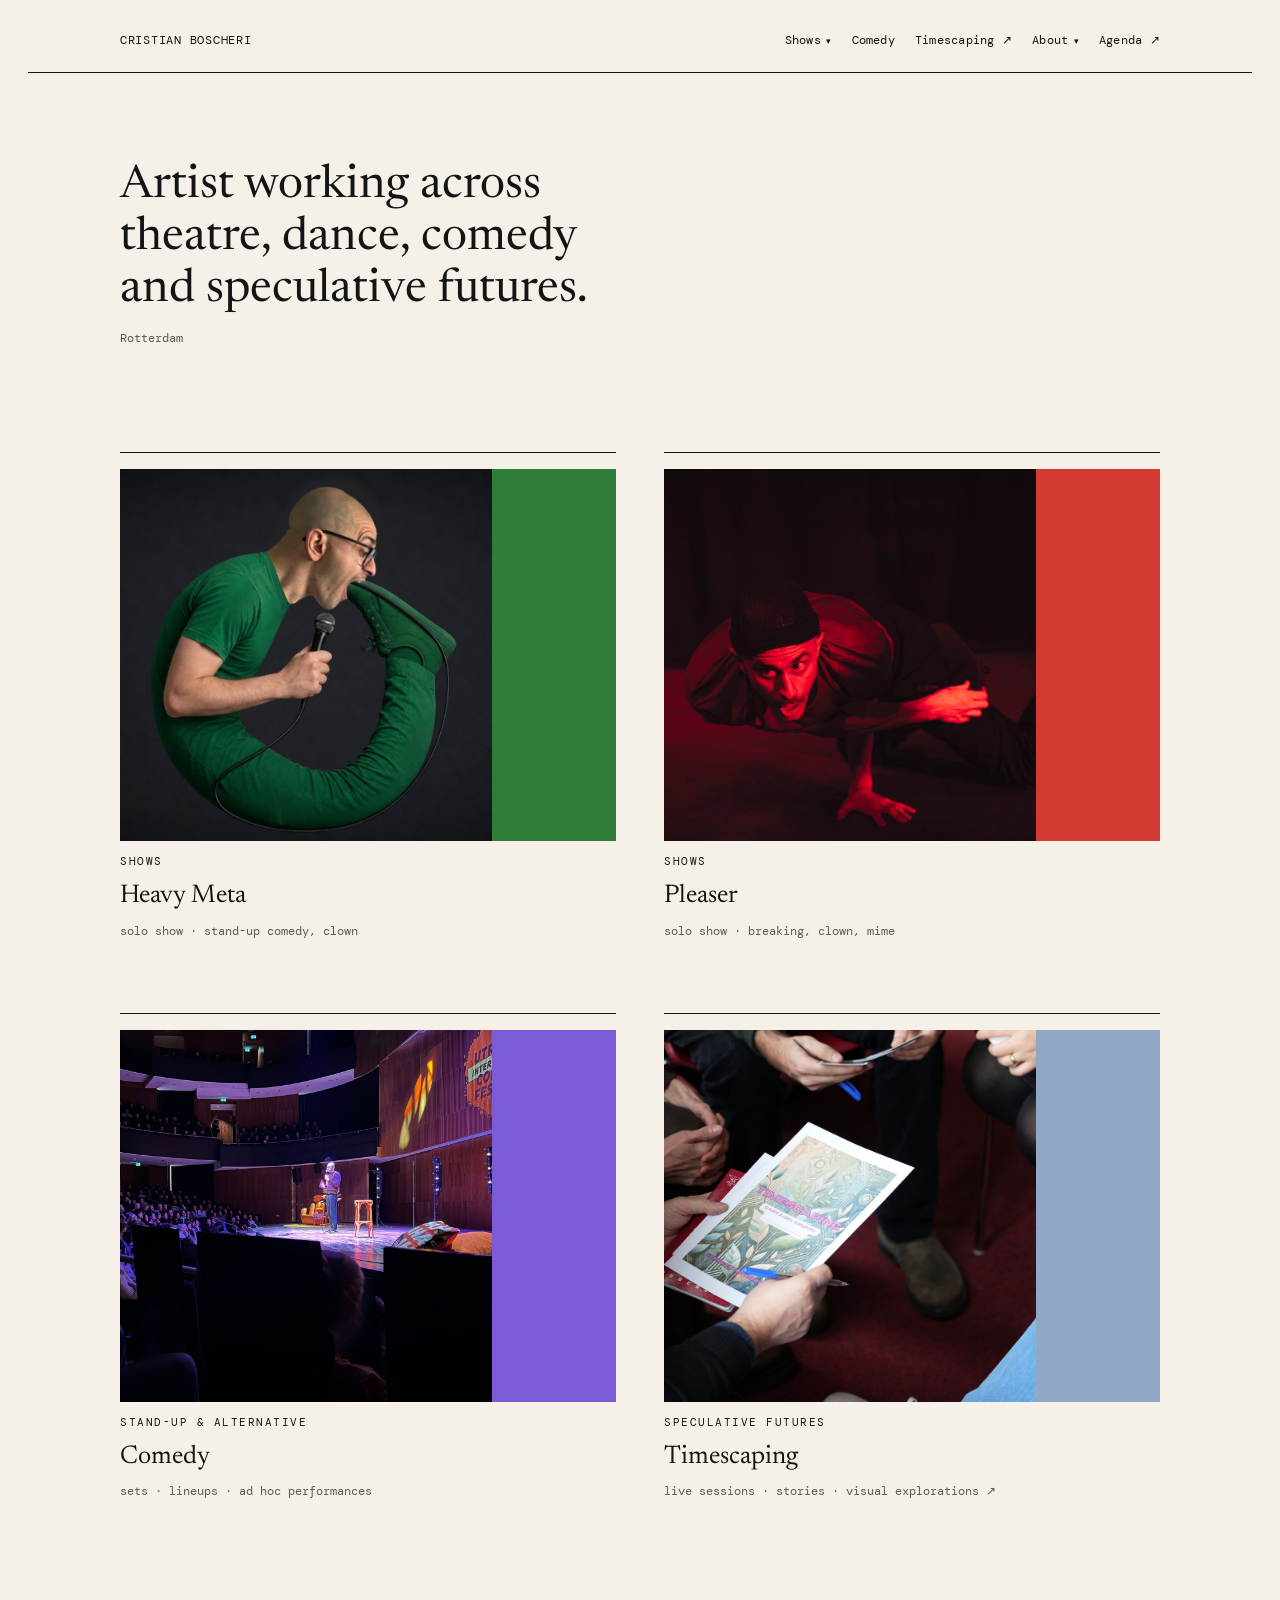
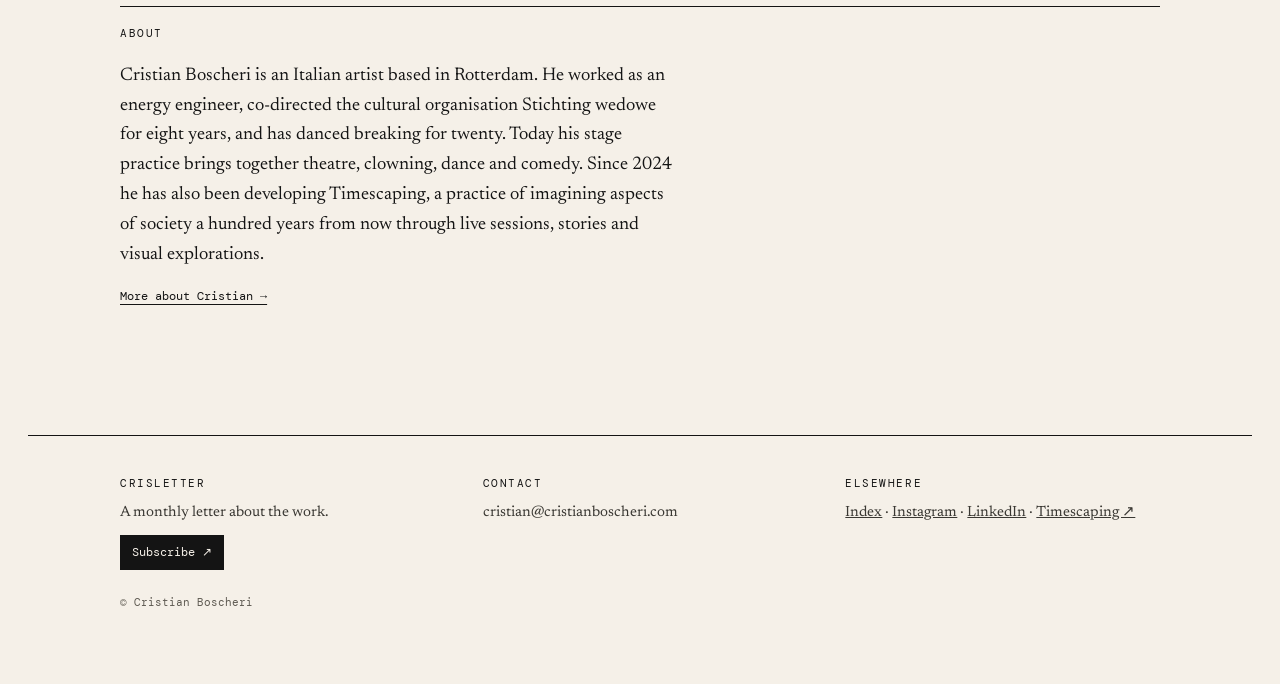
<file: index.html>
<!doctype html>
<html lang="en">
<head>
<meta charset="utf-8">
<meta name="viewport" content="width=device-width, initial-scale=1, viewport-fit=cover">
<title>Cristian Boscheri</title>
<meta name="description" content="Artist working across theatre, dance, comedy and speculative futures. Rotterdam.">
<meta property="og:title" content="Cristian Boscheri">
<meta property="og:description" content="Artist working across theatre, dance, comedy and speculative futures. Rotterdam.">
<meta property="og:image" content="https://cristianboscheri.com/images/portrait.jpg">
<meta property="og:url" content="https://cristianboscheri.com/">
<meta name="twitter:card" content="summary_large_image">
<link rel="canonical" href="https://cristianboscheri.com/">
<link rel="preconnect" href="https://fonts.googleapis.com"><link rel="preconnect" href="https://fonts.gstatic.com" crossorigin>
<link rel="stylesheet" href="https://fonts.googleapis.com/css2?family=Newsreader:ital,opsz,wght@0,6..72,400;0,6..72,500;1,6..72,400&family=DM+Mono:wght@400;500&display=swap">
<link rel="stylesheet" href="/style.css?v=14">
<link rel="icon" type="image/png" sizes="32x32" href="/favicon-32x32.png">
<link rel="icon" type="image/png" sizes="16x16" href="/favicon-16x16.png">
<link rel="apple-touch-icon" href="/apple-touch-icon.png">
</head>
<body>
<header>
  <div class="wrap bar">
    <a class="brand" href="/">Cristian Boscheri</a>
    <nav aria-label="Main">
      <details class="menu" id="showsMenu"><summary>Shows</summary><div class="drop"><a href="/pleaser">Pleaser</a><a href="/heavy-meta">Heavy Meta</a><a href="/earlier-shows">Earlier shows</a></div></details>
      <a href="/comedy">Comedy</a>
      <a href="https://timescaping.nl" target="_blank" rel="noopener">Timescaping ↗</a>
      <details class="menu" id="aboutMenu"><summary>About</summary><div class="drop"><a href="/about">About Cristian</a><a href="/hosting">Hosting</a><a href="/workshops">Workshops</a><a href="/index-of-work">Index</a></div></details>
      <a href="https://linktr.ee/Crinspires" target="_blank" rel="noopener">Agenda ↗</a>
    </nav>
  </div>
</header>
<main class="wrap">
<section class="page" data-page="home">
  <div>
    <h1 class="say">Artist working across theatre, dance, comedy and speculative futures.</h1>
    <p class="meta">Rotterdam</p>
  </div>
  <div class="works">
    <a class="work" href="/heavy-meta"><div class="photo" style="--c:var(--meta)"><div class="img pic" role="img" aria-label="Heavy Meta" style="background-image:url(/images/heavy-meta.jpg);background-position:50% 50%"></div><div class="field"></div></div><span class="lbl">Shows</span><h3>Heavy Meta</h3><span class="k">solo show · stand-up comedy, clown</span></a>
    <a class="work" href="/pleaser"><div class="photo" style="--c:var(--pleaser)"><div class="img pic" role="img" aria-label="Pleaser" style="background-image:url(/images/pleaser-hero.jpg);background-position:30% 50%"></div><div class="field"></div></div><span class="lbl">Shows</span><h3>Pleaser</h3><span class="k">solo show · breaking, clown, mime</span></a>
    <a class="work" href="/comedy"><div class="photo" style="--c:var(--comedy)"><div class="img pic" role="img" aria-label="Cristian on a comedy stage" style="background-image:url(/images/comedy-tivoli.jpg);background-position:100% 50%"></div><div class="field"></div></div><span class="lbl">Stand-up &amp; alternative</span><h3>Comedy</h3><span class="k">sets · lineups · ad hoc performances</span></a>
    <a class="work" href="https://timescaping.nl" target="_blank" rel="noopener"><div class="photo ts"><div class="img pic" role="img" aria-label="A Timescaping session" style="background-image:url(/images/ts-cards.jpg);background-position:5% 50%"></div><div class="field"></div></div><span class="lbl">Speculative futures</span><h3>Timescaping</h3><span class="k">live sessions · stories · visual explorations ↗</span></a>
  </div>
  <div class="blk">
    <span class="lbl">About</span>
    <p class="bio">Cristian Boscheri is an Italian artist based in Rotterdam. He worked as an energy engineer, co-directed the cultural organisation Stichting wedowe for eight years, and has danced breaking for twenty. Today his stage practice brings together theatre, clowning, dance and comedy. Since 2024 he has also been developing Timescaping, a practice of imagining aspects of society a hundred years from now through live sessions, stories and visual explorations.</p>
    <a class="more" href="/about">More about Cristian →</a>
  </div>
</section>
</main>
<footer>
  <div class="wrap ft">
    <div><span class="lbl">Crisletter</span><p>A monthly letter about the work.</p>
      <a class="btn" href="https://crisletter.cristianboscheri.com" target="_blank" rel="noopener">Subscribe ↗</a>
    </div>
    <div><span class="lbl">Contact</span><p style="user-select:all">cristian@cristianboscheri.com</p></div>
    <div><span class="lbl">Elsewhere</span><p><a href="/index-of-work">Index</a> · <a href="https://www.instagram.com/crinspires/" target="_blank" rel="noopener">Instagram</a> · <a href="https://www.linkedin.com/in/cristian-boscheri-5519b393/" target="_blank" rel="noopener">LinkedIn</a> · <a href="https://timescaping.nl" target="_blank" rel="noopener">Timescaping ↗</a></p></div>
  </div>
  <p class="wrap note">© Cristian Boscheri</p>
</footer>
<script>(function(){var ms=document.querySelectorAll("details.menu");ms.forEach(function(m){m.addEventListener("toggle",function(){if(m.open)ms.forEach(function(o){if(o!==m)o.open=false;});});});document.addEventListener("click",function(e){ms.forEach(function(m){if(m.open&&!m.contains(e.target))m.open=false;});});})();</script>
</body>
</html>
</file>
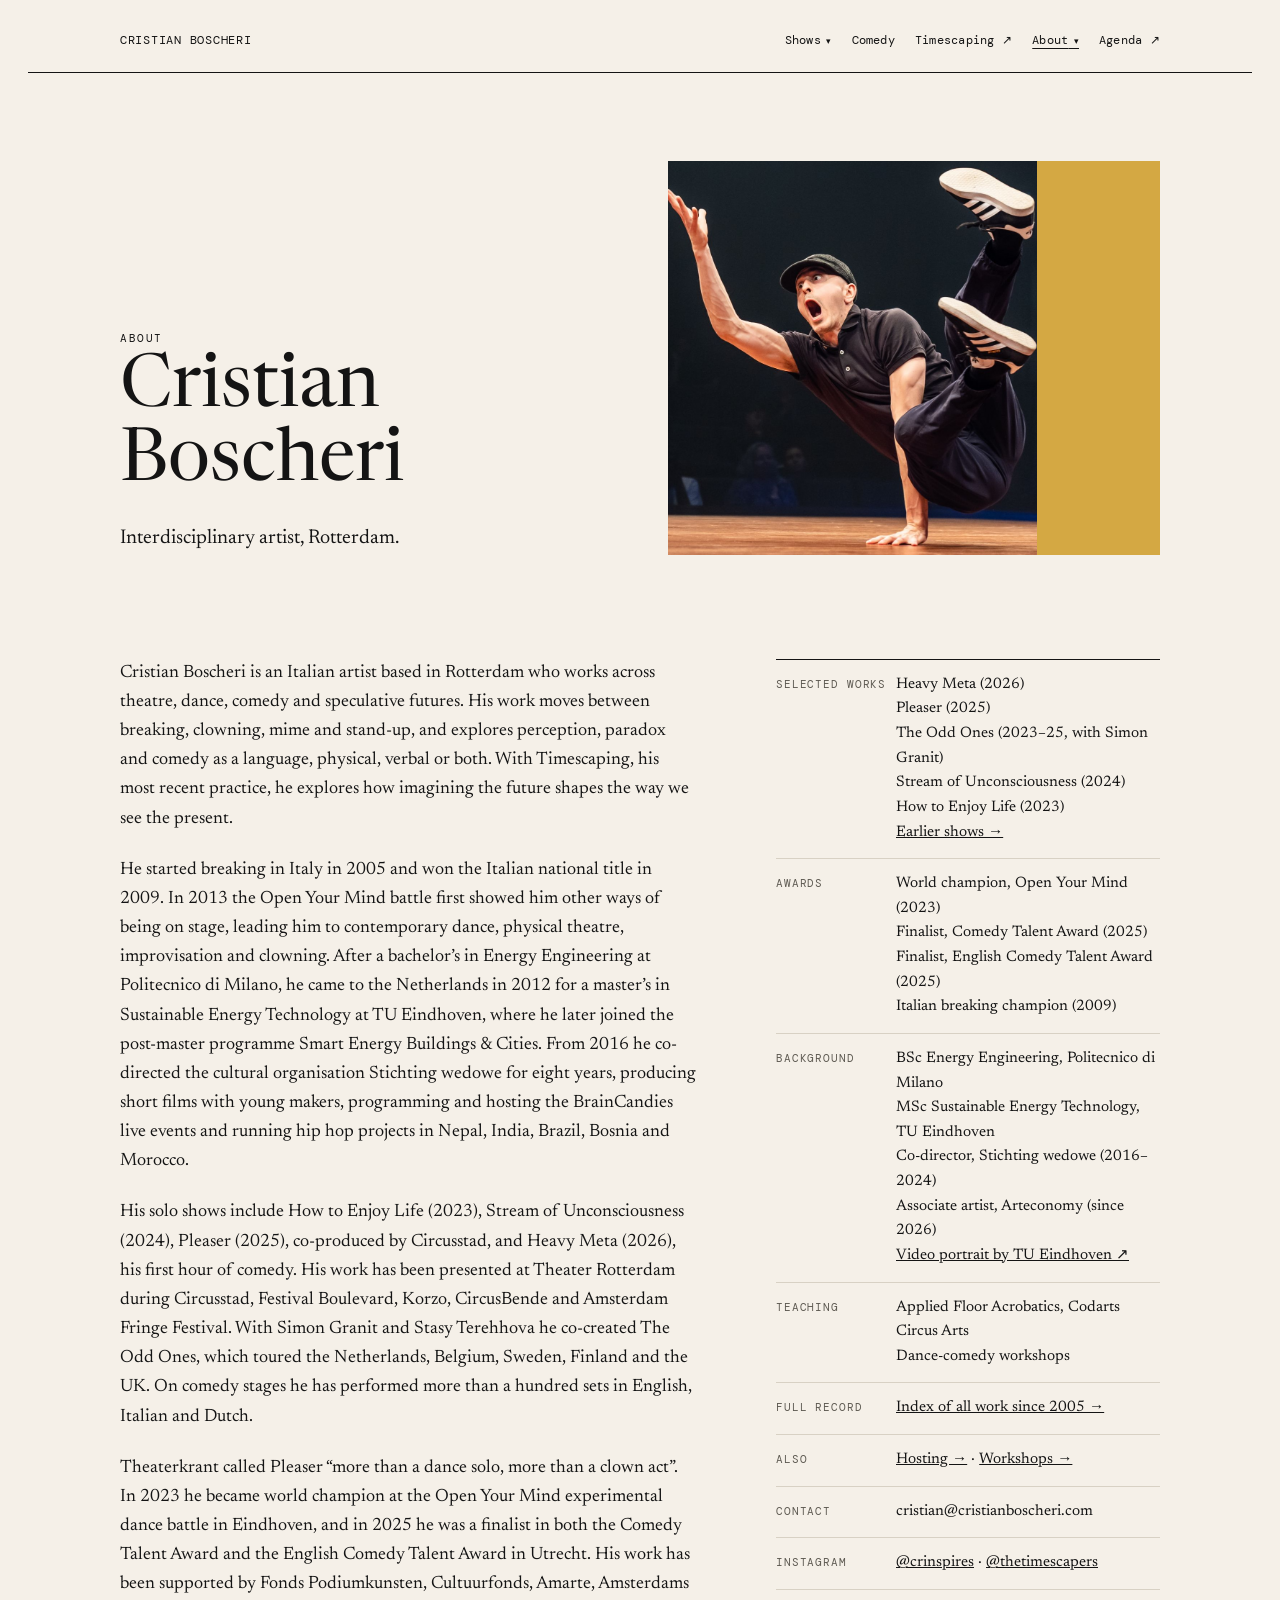
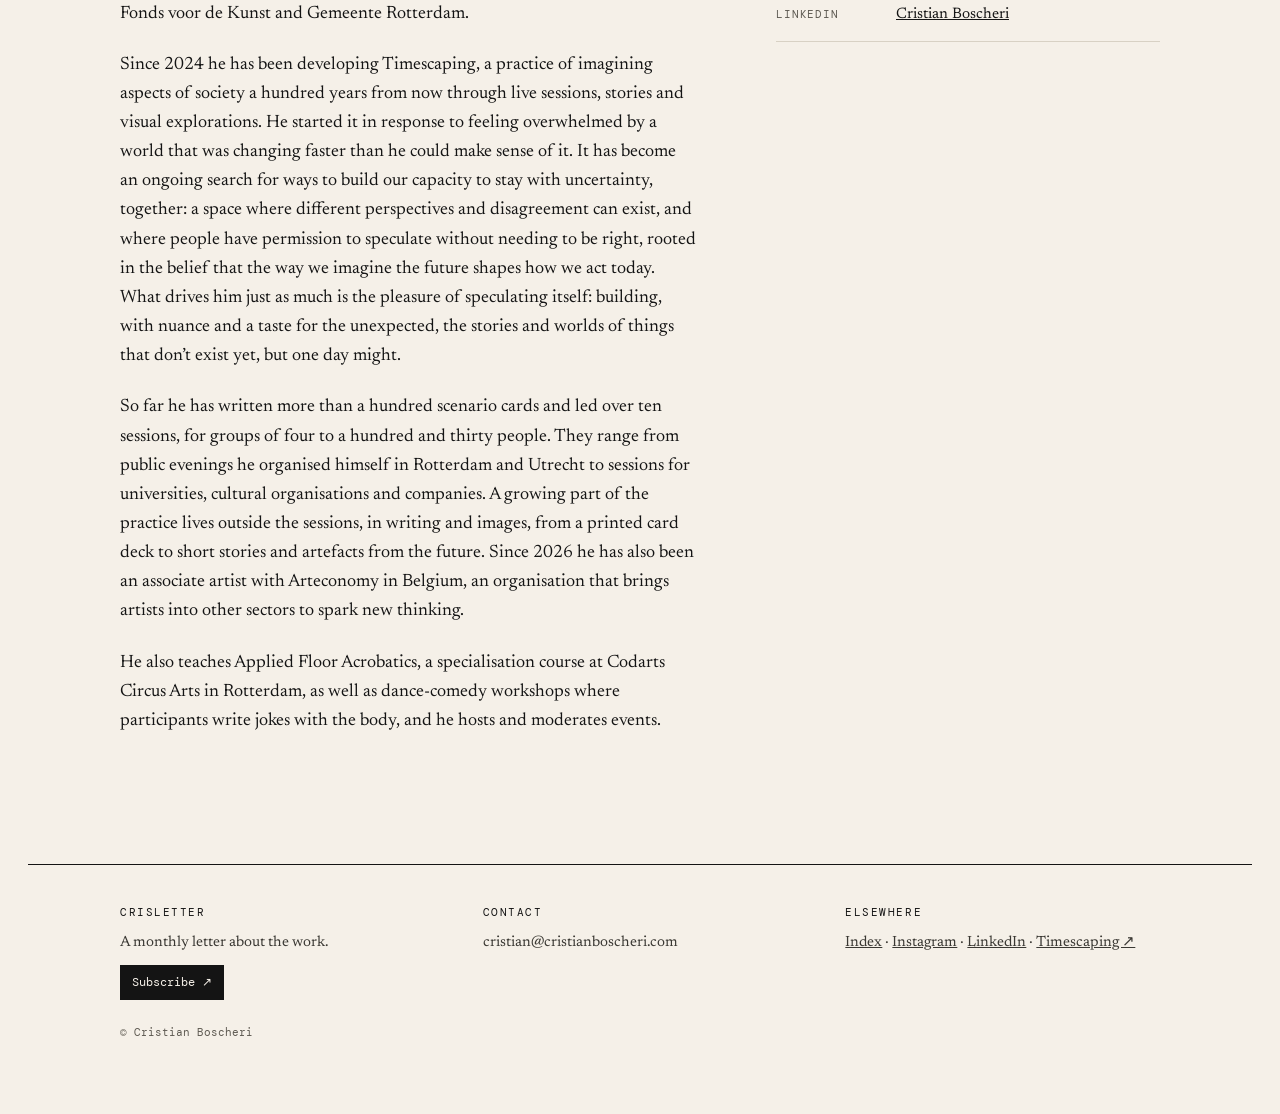
<file: about.html>
<!doctype html>
<html lang="en">
<head>
<meta charset="utf-8">
<meta name="viewport" content="width=device-width, initial-scale=1, viewport-fit=cover">
<title>About · Cristian Boscheri</title>
<meta name="description" content="Italian interdisciplinary artist based in Rotterdam: theatre, dance, comedy and Timescaping.">
<meta property="og:title" content="About · Cristian Boscheri">
<meta property="og:description" content="Italian interdisciplinary artist based in Rotterdam: theatre, dance, comedy and Timescaping.">
<meta property="og:image" content="https://cristianboscheri.com/images/portrait.jpg">
<meta property="og:url" content="https://cristianboscheri.com/about">
<meta name="twitter:card" content="summary_large_image">
<link rel="canonical" href="https://cristianboscheri.com/about">
<link rel="preconnect" href="https://fonts.googleapis.com"><link rel="preconnect" href="https://fonts.gstatic.com" crossorigin>
<link rel="stylesheet" href="https://fonts.googleapis.com/css2?family=Newsreader:ital,opsz,wght@0,6..72,400;0,6..72,500;1,6..72,400&family=DM+Mono:wght@400;500&display=swap">
<link rel="stylesheet" href="/style.css?v=14">
<link rel="icon" type="image/png" sizes="32x32" href="/favicon-32x32.png">
<link rel="icon" type="image/png" sizes="16x16" href="/favicon-16x16.png">
<link rel="apple-touch-icon" href="/apple-touch-icon.png">
</head>
<body>
<header>
  <div class="wrap bar">
    <a class="brand" href="/">Cristian Boscheri</a>
    <nav aria-label="Main">
      <details class="menu" id="showsMenu"><summary>Shows</summary><div class="drop"><a href="/pleaser">Pleaser</a><a href="/heavy-meta">Heavy Meta</a><a href="/earlier-shows">Earlier shows</a></div></details>
      <a href="/comedy">Comedy</a>
      <a href="https://timescaping.nl" target="_blank" rel="noopener">Timescaping ↗</a>
      <details class="menu" id="aboutMenu"><summary class="cur">About</summary><div class="drop"><a href="/about" aria-current="page">About Cristian</a><a href="/hosting">Hosting</a><a href="/workshops">Workshops</a><a href="/index-of-work">Index</a></div></details>
      <a href="https://linktr.ee/Crinspires" target="_blank" rel="noopener">Agenda ↗</a>
    </nav>
  </div>
</header>
<main class="wrap">
<section class="page" data-page="about">
  <div class="hero">
    <div><span class="lbl">About</span><h1>Cristian Boscheri</h1><p class="one">Interdisciplinary artist, Rotterdam.</p></div>
    <div class="photo" style="--c:var(--gold)"><div class="img pic" role="img" aria-label="Cristian Boscheri breaking" style="background-image:url(/images/portrait.jpg);background-position:50% 40%"></div><div class="field"></div></div>
  </div>
  <div class="cols">
    <div class="prose">
      <p>Cristian Boscheri is an Italian artist based in Rotterdam who works across theatre, dance, comedy and speculative futures. His work moves between breaking, clowning, mime and stand-up, and explores perception, paradox and comedy as a language, physical, verbal or both. With Timescaping, his most recent practice, he explores how imagining the future shapes the way we see the present.</p>
      <p>He started breaking in Italy in 2005 and won the Italian national title in 2009. In 2013 the Open Your Mind battle first showed him other ways of being on stage, leading him to contemporary dance, physical theatre, improvisation and clowning. After a bachelor’s in Energy Engineering at Politecnico di Milano, he came to the Netherlands in 2012 for a master’s in Sustainable Energy Technology at TU Eindhoven, where he later joined the post-master programme Smart Energy Buildings &amp; Cities. From 2016 he co-directed the cultural organisation Stichting wedowe for eight years, producing short films with young makers, programming and hosting the BrainCandies live events and running hip hop projects in Nepal, India, Brazil, Bosnia and Morocco.</p>
      <p>His solo shows include How to Enjoy Life (2023), Stream of Unconsciousness (2024), Pleaser (2025), co-produced by Circusstad, and Heavy Meta (2026), his first hour of comedy. His work has been presented at Theater Rotterdam during Circusstad, Festival Boulevard, Korzo, CircusBende and Amsterdam Fringe Festival. With Simon Granit and Stasy Terehhova he co-created The Odd Ones, which toured the Netherlands, Belgium, Sweden, Finland and the UK. On comedy stages he has performed more than a hundred sets in English, Italian and Dutch.</p>
      <p>Theaterkrant called Pleaser “more than a dance solo, more than a clown act”. In 2023 he became world champion at the Open Your Mind experimental dance battle in Eindhoven, and in 2025 he was a finalist in both the Comedy Talent Award and the English Comedy Talent Award in Utrecht. His work has been supported by Fonds Podiumkunsten, Cultuurfonds, Amarte, Amsterdams Fonds voor de Kunst and Gemeente Rotterdam.</p>
      <p>Since 2024 he has been developing Timescaping, a practice of imagining aspects of society a hundred years from now through live sessions, stories and visual explorations. He started it in response to feeling overwhelmed by a world that was changing faster than he could make sense of it. It has become an ongoing search for ways to build our capacity to stay with uncertainty, together: a space where different perspectives and disagreement can exist, and where people have permission to speculate without needing to be right, rooted in the belief that the way we imagine the future shapes how we act today. What drives him just as much is the pleasure of speculating itself: building, with nuance and a taste for the unexpected, the stories and worlds of things that don’t exist yet, but one day might.</p>
      <p>So far he has written more than a hundred scenario cards and led over ten sessions, for groups of four to a hundred and thirty people. They range from public evenings he organised himself in Rotterdam and Utrecht to sessions for universities, cultural organisations and companies. A growing part of the practice lives outside the sessions, in writing and images, from a printed card deck to short stories and artefacts from the future. Since 2026 he has also been an associate artist with Arteconomy in Belgium, an organisation that brings artists into other sectors to spark new thinking.</p>
      <p>He also teaches Applied Floor Acrobatics, a specialisation course at Codarts Circus Arts in Rotterdam, as well as dance-comedy workshops where participants write jokes with the body, and he hosts and moderates events.</p>
    </div>
    <div class="side">
      <dl>
        <dt>Selected works</dt><dd>Heavy Meta (2026)<br>Pleaser (2025)<br>The Odd Ones (2023–25, with Simon Granit)<br>Stream of Unconsciousness (2024)<br>How to Enjoy Life (2023)<br><a href="/earlier-shows">Earlier shows →</a></dd>
        <dt>Awards</dt><dd>World champion, Open Your Mind (2023)<br>Finalist, Comedy Talent Award (2025)<br>Finalist, English Comedy Talent Award (2025)<br>Italian breaking champion (2009)</dd>
        <dt>Background</dt><dd>BSc Energy Engineering, Politecnico di Milano<br>MSc Sustainable Energy Technology, TU Eindhoven<br>Co-director, Stichting wedowe (2016–2024)<br>Associate artist, Arteconomy (since 2026)<br><a href="https://www.instagram.com/reels/DSRtEagjq0F/" target="_blank" rel="noopener">Video portrait by TU Eindhoven ↗</a></dd>
        <dt>Teaching</dt><dd>Applied Floor Acrobatics, Codarts Circus Arts<br>Dance-comedy workshops</dd>
        <dt>Full record</dt><dd><a href="/index-of-work">Index of all work since 2005 →</a></dd>
        <dt>Also</dt><dd><a href="/hosting">Hosting →</a> · <a href="/workshops">Workshops →</a></dd>
        <dt>Contact</dt><dd style="user-select:all">cristian@cristianboscheri.com</dd>
        <dt>Instagram</dt><dd><a href="https://www.instagram.com/crinspires/" target="_blank" rel="noopener">@crinspires</a> · <a href="https://www.instagram.com/thetimescapers/" target="_blank" rel="noopener">@thetimescapers</a></dd>
        <dt>LinkedIn</dt><dd><a href="https://www.linkedin.com/in/cristian-boscheri-5519b393/" target="_blank" rel="noopener">Cristian Boscheri</a></dd>
      </dl>
    </div>
  </div>
</section>
</main>
<footer>
  <div class="wrap ft">
    <div><span class="lbl">Crisletter</span><p>A monthly letter about the work.</p>
      <a class="btn" href="https://crisletter.cristianboscheri.com" target="_blank" rel="noopener">Subscribe ↗</a>
    </div>
    <div><span class="lbl">Contact</span><p style="user-select:all">cristian@cristianboscheri.com</p></div>
    <div><span class="lbl">Elsewhere</span><p><a href="/index-of-work">Index</a> · <a href="https://www.instagram.com/crinspires/" target="_blank" rel="noopener">Instagram</a> · <a href="https://www.linkedin.com/in/cristian-boscheri-5519b393/" target="_blank" rel="noopener">LinkedIn</a> · <a href="https://timescaping.nl" target="_blank" rel="noopener">Timescaping ↗</a></p></div>
  </div>
  <p class="wrap note">© Cristian Boscheri</p>
</footer>
<script>(function(){var ms=document.querySelectorAll("details.menu");ms.forEach(function(m){m.addEventListener("toggle",function(){if(m.open)ms.forEach(function(o){if(o!==m)o.open=false;});});});document.addEventListener("click",function(e){ms.forEach(function(m){if(m.open&&!m.contains(e.target))m.open=false;});});})();</script>
</body>
</html>
</file>
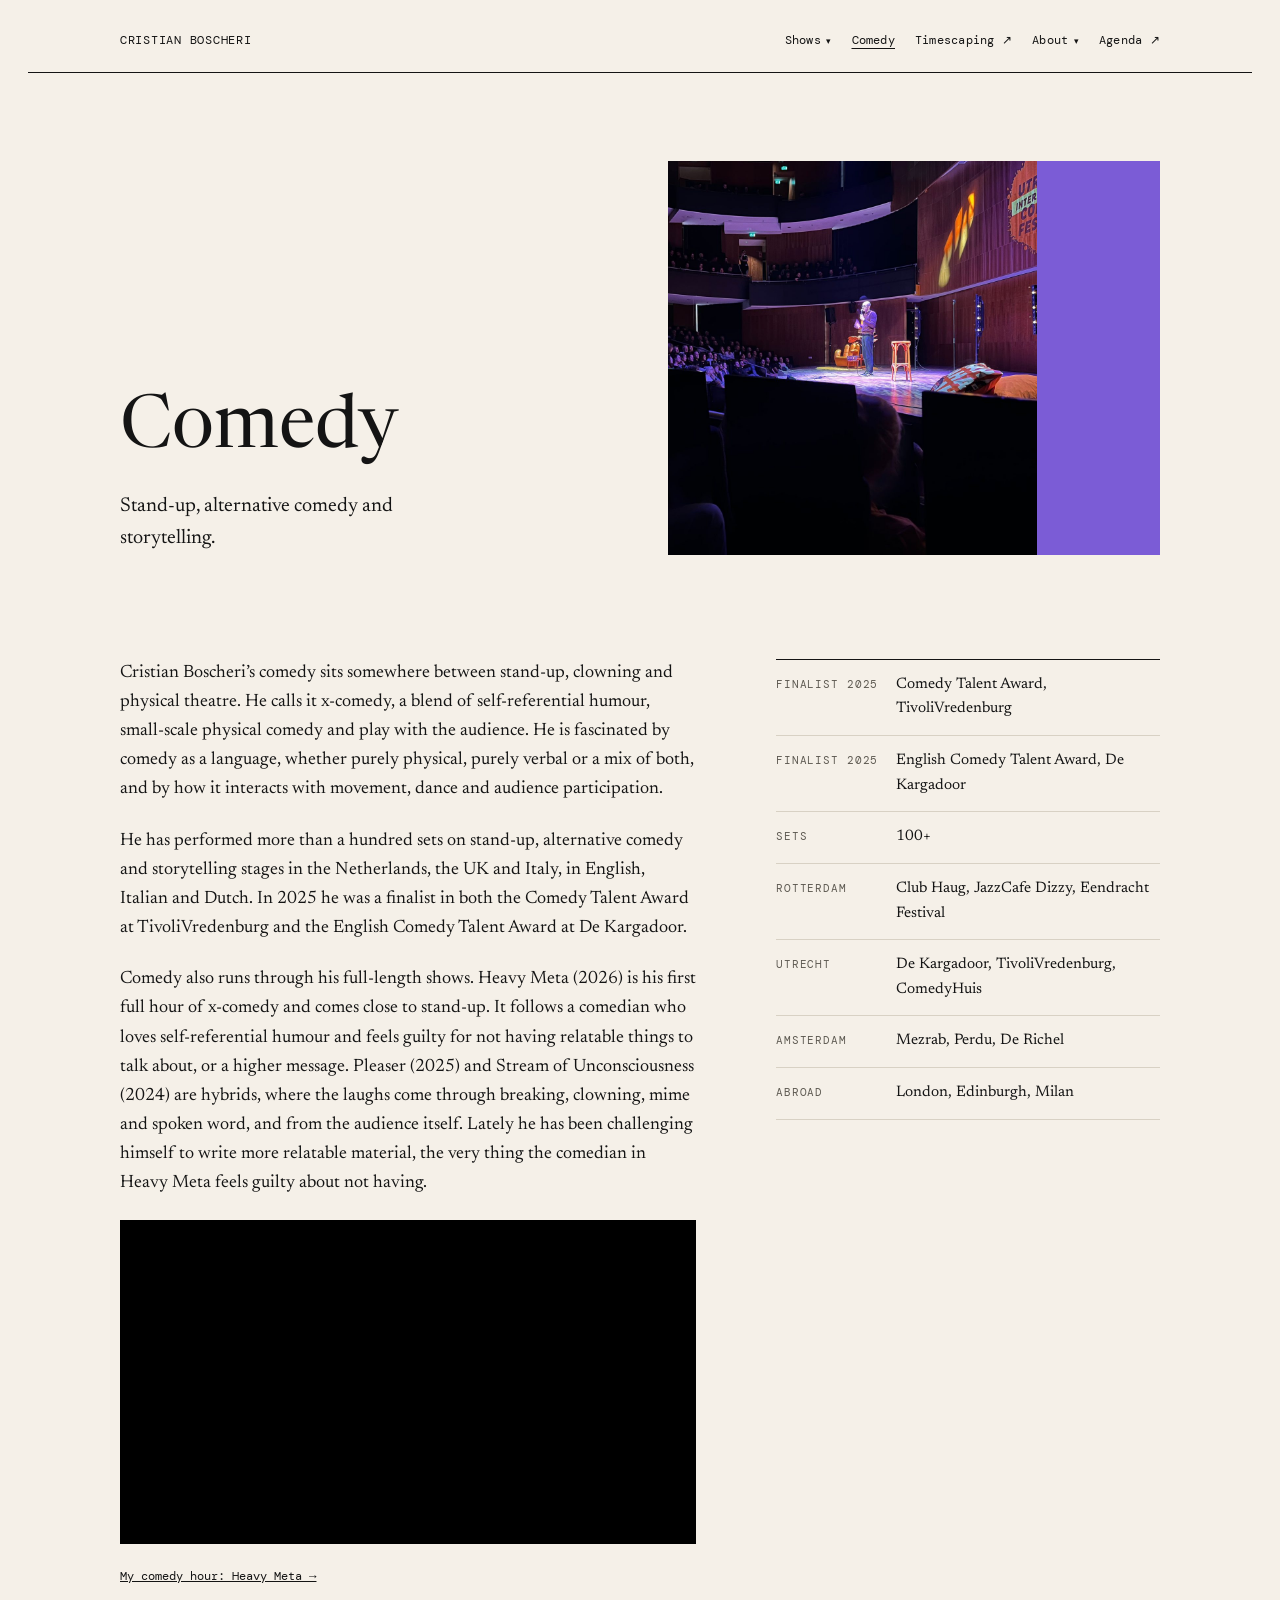
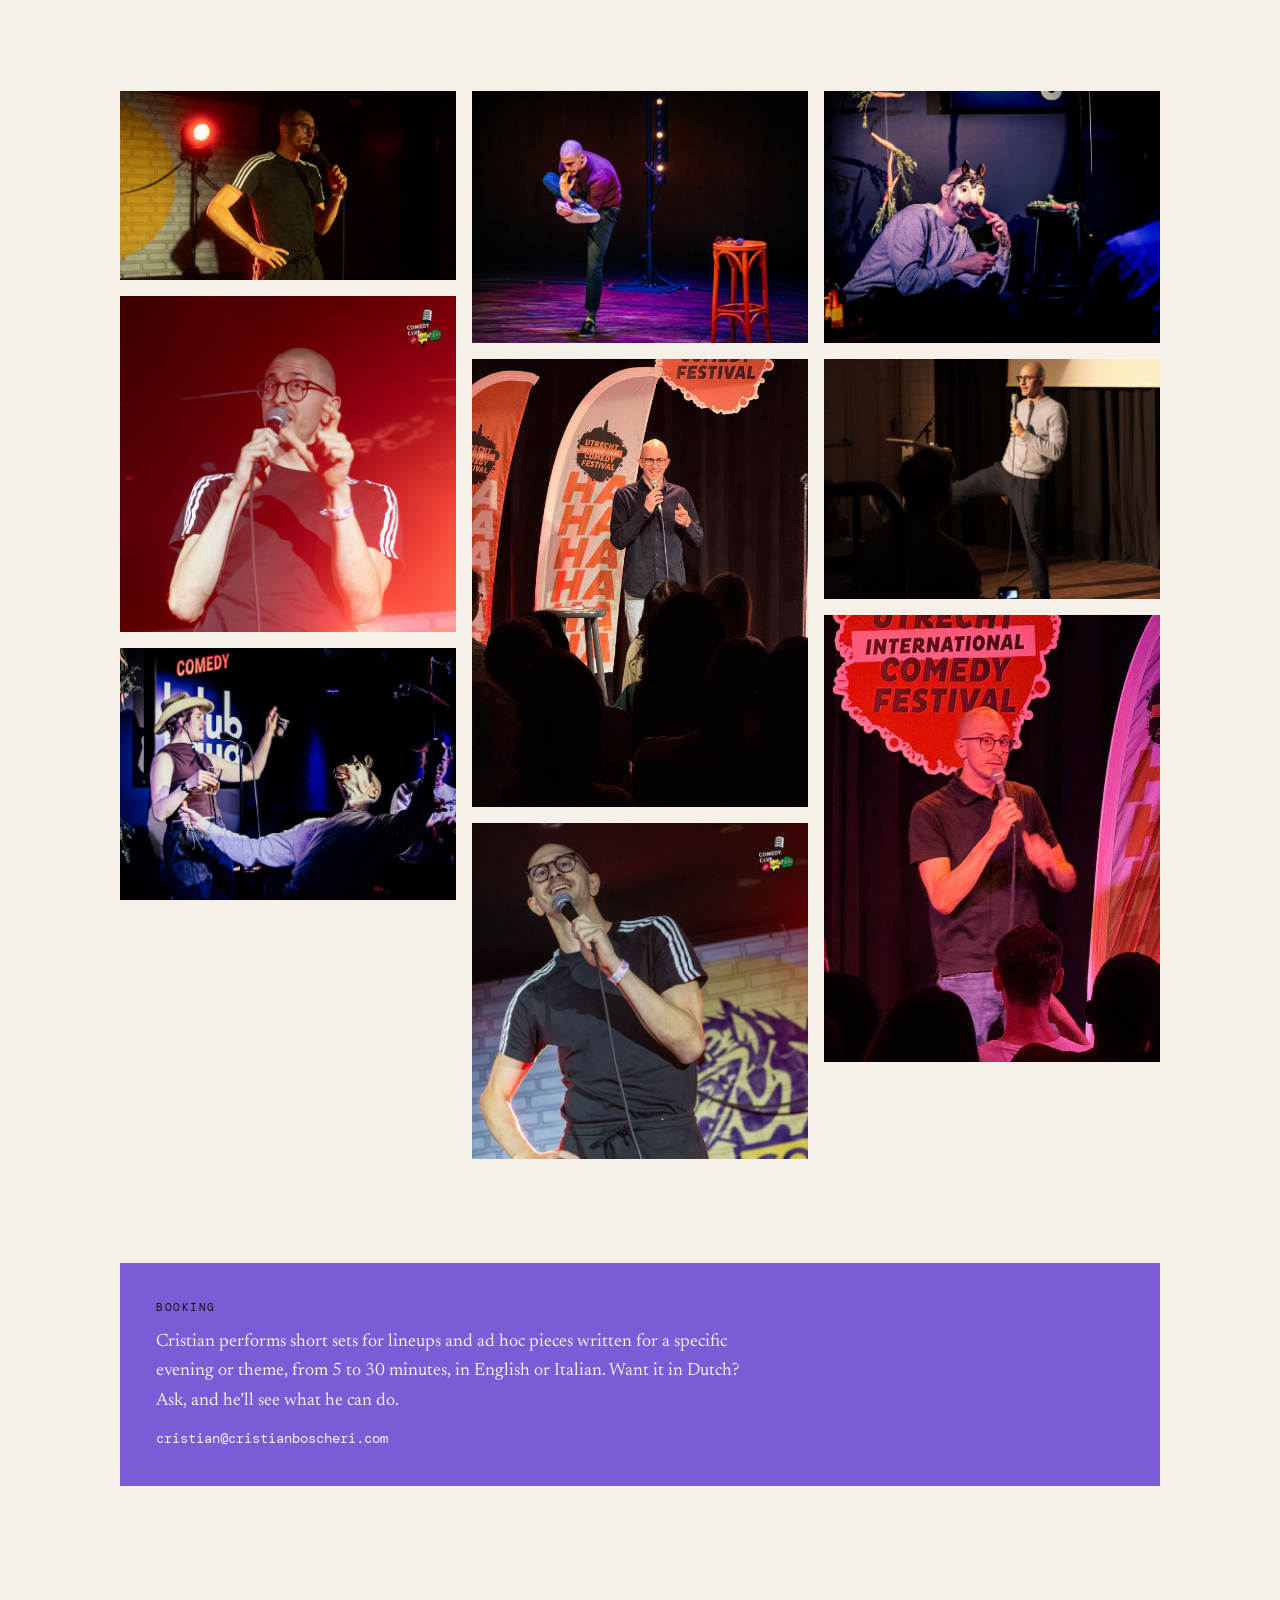
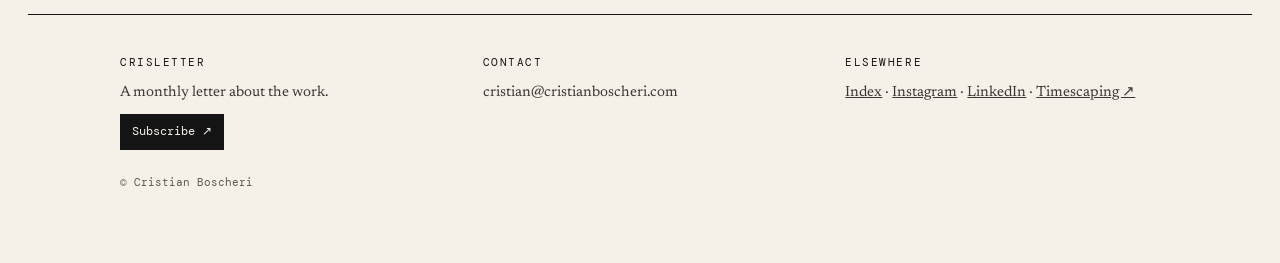
<file: comedy.html>
<!doctype html>
<html lang="en">
<head>
<meta charset="utf-8">
<meta name="viewport" content="width=device-width, initial-scale=1, viewport-fit=cover">
<title>Comedy · Cristian Boscheri</title>
<meta name="description" content="Stand-up, alternative comedy and storytelling by Cristian Boscheri.">
<meta property="og:title" content="Comedy · Cristian Boscheri">
<meta property="og:description" content="Stand-up, alternative comedy and storytelling by Cristian Boscheri.">
<meta property="og:image" content="https://cristianboscheri.com/images/comedy-main.jpg">
<meta property="og:url" content="https://cristianboscheri.com/comedy">
<meta name="twitter:card" content="summary_large_image">
<link rel="canonical" href="https://cristianboscheri.com/comedy">
<link rel="preconnect" href="https://fonts.googleapis.com"><link rel="preconnect" href="https://fonts.gstatic.com" crossorigin>
<link rel="stylesheet" href="https://fonts.googleapis.com/css2?family=Newsreader:ital,opsz,wght@0,6..72,400;0,6..72,500;1,6..72,400&family=DM+Mono:wght@400;500&display=swap">
<link rel="stylesheet" href="/style.css?v=14">
<link rel="icon" type="image/png" sizes="32x32" href="/favicon-32x32.png">
<link rel="icon" type="image/png" sizes="16x16" href="/favicon-16x16.png">
<link rel="apple-touch-icon" href="/apple-touch-icon.png">
</head>
<body>
<header>
  <div class="wrap bar">
    <a class="brand" href="/">Cristian Boscheri</a>
    <nav aria-label="Main">
      <details class="menu" id="showsMenu"><summary>Shows</summary><div class="drop"><a href="/pleaser">Pleaser</a><a href="/heavy-meta">Heavy Meta</a><a href="/earlier-shows">Earlier shows</a></div></details>
      <a href="/comedy" aria-current="page">Comedy</a>
      <a href="https://timescaping.nl" target="_blank" rel="noopener">Timescaping ↗</a>
      <details class="menu" id="aboutMenu"><summary>About</summary><div class="drop"><a href="/about">About Cristian</a><a href="/hosting">Hosting</a><a href="/workshops">Workshops</a><a href="/index-of-work">Index</a></div></details>
      <a href="https://linktr.ee/Crinspires" target="_blank" rel="noopener">Agenda ↗</a>
    </nav>
  </div>
</header>
<main class="wrap">
<section class="page" data-page="comedy" style="--c:var(--comedy)">
  <div class="hero">
    <div><h1>Comedy</h1><p class="one">Stand-up, alternative comedy and storytelling.</p></div>
    <div class="photo"><div class="img pic" role="img" aria-label="Cristian on a comedy stage" style="background-image:url(/images/comedy-tivoli.jpg);background-position:100% 50%"></div><div class="field"></div></div>
  </div>
  <div class="cols">
    <div class="prose">
      <p>Cristian Boscheri’s comedy sits somewhere between stand-up, clowning and physical theatre. He calls it x-comedy, a blend of self-referential humour, small-scale physical comedy and play with the audience. He is fascinated by comedy as a language, whether purely physical, purely verbal or a mix of both, and by how it interacts with movement, dance and audience participation.</p>
      <p>He has performed more than a hundred sets on stand-up, alternative comedy and storytelling stages in the Netherlands, the UK and Italy, in English, Italian and Dutch. In 2025 he was a finalist in both the Comedy Talent Award at TivoliVredenburg and the English Comedy Talent Award at De Kargadoor.</p>
      <p>Comedy also runs through his full-length shows. Heavy Meta (2026) is his first full hour of x-comedy and comes close to stand-up. It follows a comedian who loves self-referential humour and feels guilty for not having relatable things to talk about, or a higher message. Pleaser (2025) and Stream of Unconsciousness (2024) are hybrids, where the laughs come through breaking, clowning, mime and spoken word, and from the audience itself. Lately he has been challenging himself to write more relatable material, the very thing the comedian in Heavy Meta feels guilty about not having.</p>
      <div class="embed"><iframe src="https://www.youtube-nocookie.com/embed/UetOsKP2kVc" title="Cristian Boscheri stand-up set" loading="lazy" allow="accelerometer; encrypted-media; picture-in-picture; fullscreen" allowfullscreen></iframe></div>
      <a class="cross" href="/heavy-meta">My comedy hour: Heavy Meta →</a>
    </div>
    <div class="side">
      <dl>
        <dt>Finalist 2025</dt><dd>Comedy Talent Award, TivoliVredenburg</dd>
        <dt>Finalist 2025</dt><dd>English Comedy Talent Award, De Kargadoor</dd>
        <dt>Sets</dt><dd>100+</dd>
        <dt>Rotterdam</dt><dd>Club Haug, JazzCafe Dizzy, Eendracht Festival</dd>
        <dt>Utrecht</dt><dd>De Kargadoor, TivoliVredenburg, ComedyHuis</dd>
        <dt>Amsterdam</dt><dd>Mezrab, Perdu, De Richel</dd>
        <dt>Abroad</dt><dd>London, Edinburgh, Milan</dd>
      </dl>
    </div>
  </div>
  <div class="gallery">
    <img src="/images/comedy-main.jpg" alt="Stand-up set in red light" loading="lazy">
    <img src="/images/comedy-red.jpg" alt="Close-up at the mic, red light" loading="lazy">
    <img src="/images/comedy-horse.jpg" alt="A bit with a horse mask and an audience member" loading="lazy">
    <img src="/images/comedy-stool.jpg" alt="Balancing on one leg next to a bar stool" loading="lazy">
    <img src="/images/comedy-utrecht.jpg" alt="Stand-up at the Utrecht International Comedy Festival" loading="lazy">
    <img src="/images/comedy-grin.jpg" alt="Grinning at the mic" loading="lazy">
    <img src="/images/comedy-carrot.jpg" alt="Horse mask and a carrot" loading="lazy">
    <img src="/images/comedy-kick.jpg" alt="Stand-up set with a high kick" loading="lazy">
    <img src="/images/comedy-uicf.jpg" alt="On stage at the Utrecht International Comedy Festival" loading="lazy">
  </div>
  <div class="book dark"><span class="lbl">Booking</span><p>Cristian performs short sets for lineups and ad hoc pieces written for a specific evening or theme, from 5 to 30 minutes, in English or Italian. Want it in Dutch? Ask, and he’ll see what he can do.</p><p class="mail">cristian@cristianboscheri.com</p></div>
</section>
</main>
<footer>
  <div class="wrap ft">
    <div><span class="lbl">Crisletter</span><p>A monthly letter about the work.</p>
      <a class="btn" href="https://crisletter.cristianboscheri.com" target="_blank" rel="noopener">Subscribe ↗</a>
    </div>
    <div><span class="lbl">Contact</span><p style="user-select:all">cristian@cristianboscheri.com</p></div>
    <div><span class="lbl">Elsewhere</span><p><a href="/index-of-work">Index</a> · <a href="https://www.instagram.com/crinspires/" target="_blank" rel="noopener">Instagram</a> · <a href="https://www.linkedin.com/in/cristian-boscheri-5519b393/" target="_blank" rel="noopener">LinkedIn</a> · <a href="https://timescaping.nl" target="_blank" rel="noopener">Timescaping ↗</a></p></div>
  </div>
  <p class="wrap note">© Cristian Boscheri</p>
</footer>
<script>(function(){var ms=document.querySelectorAll("details.menu");ms.forEach(function(m){m.addEventListener("toggle",function(){if(m.open)ms.forEach(function(o){if(o!==m)o.open=false;});});});document.addEventListener("click",function(e){ms.forEach(function(m){if(m.open&&!m.contains(e.target))m.open=false;});});})();</script>
</body>
</html>
</file>
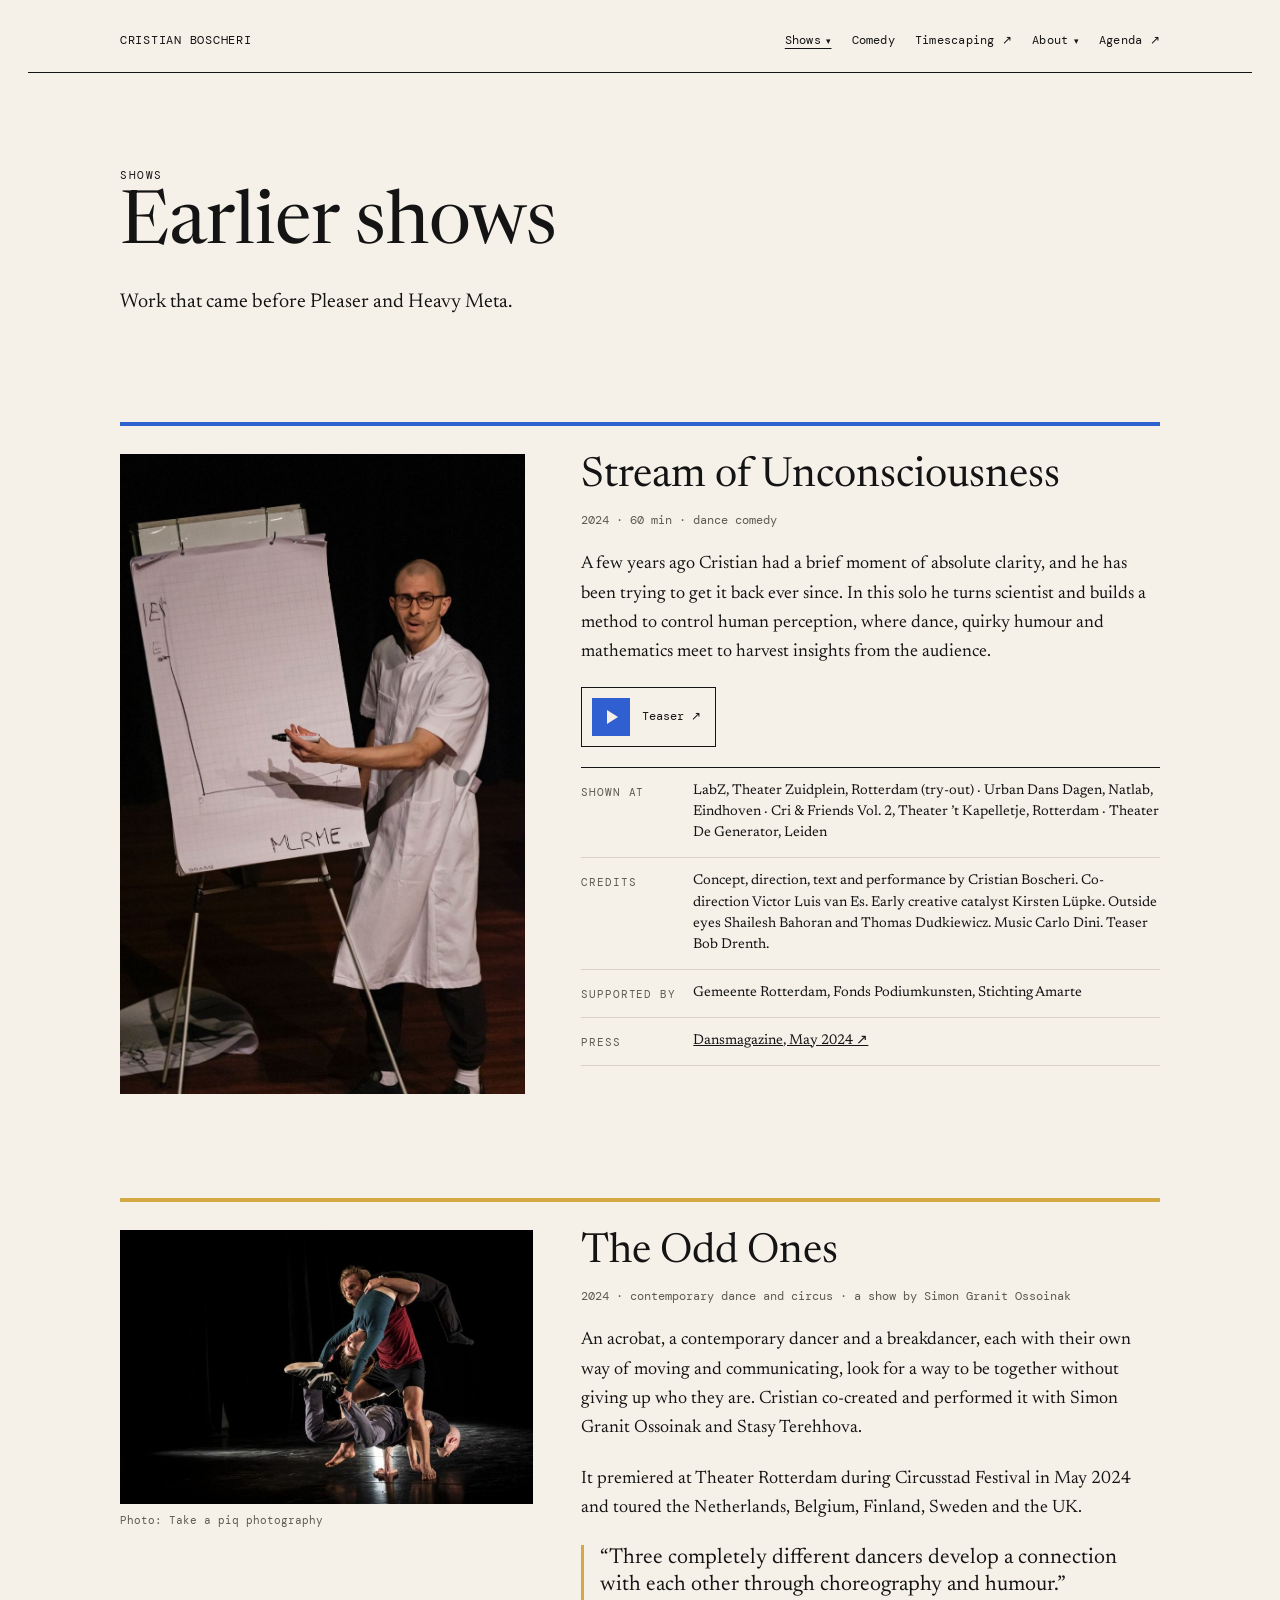
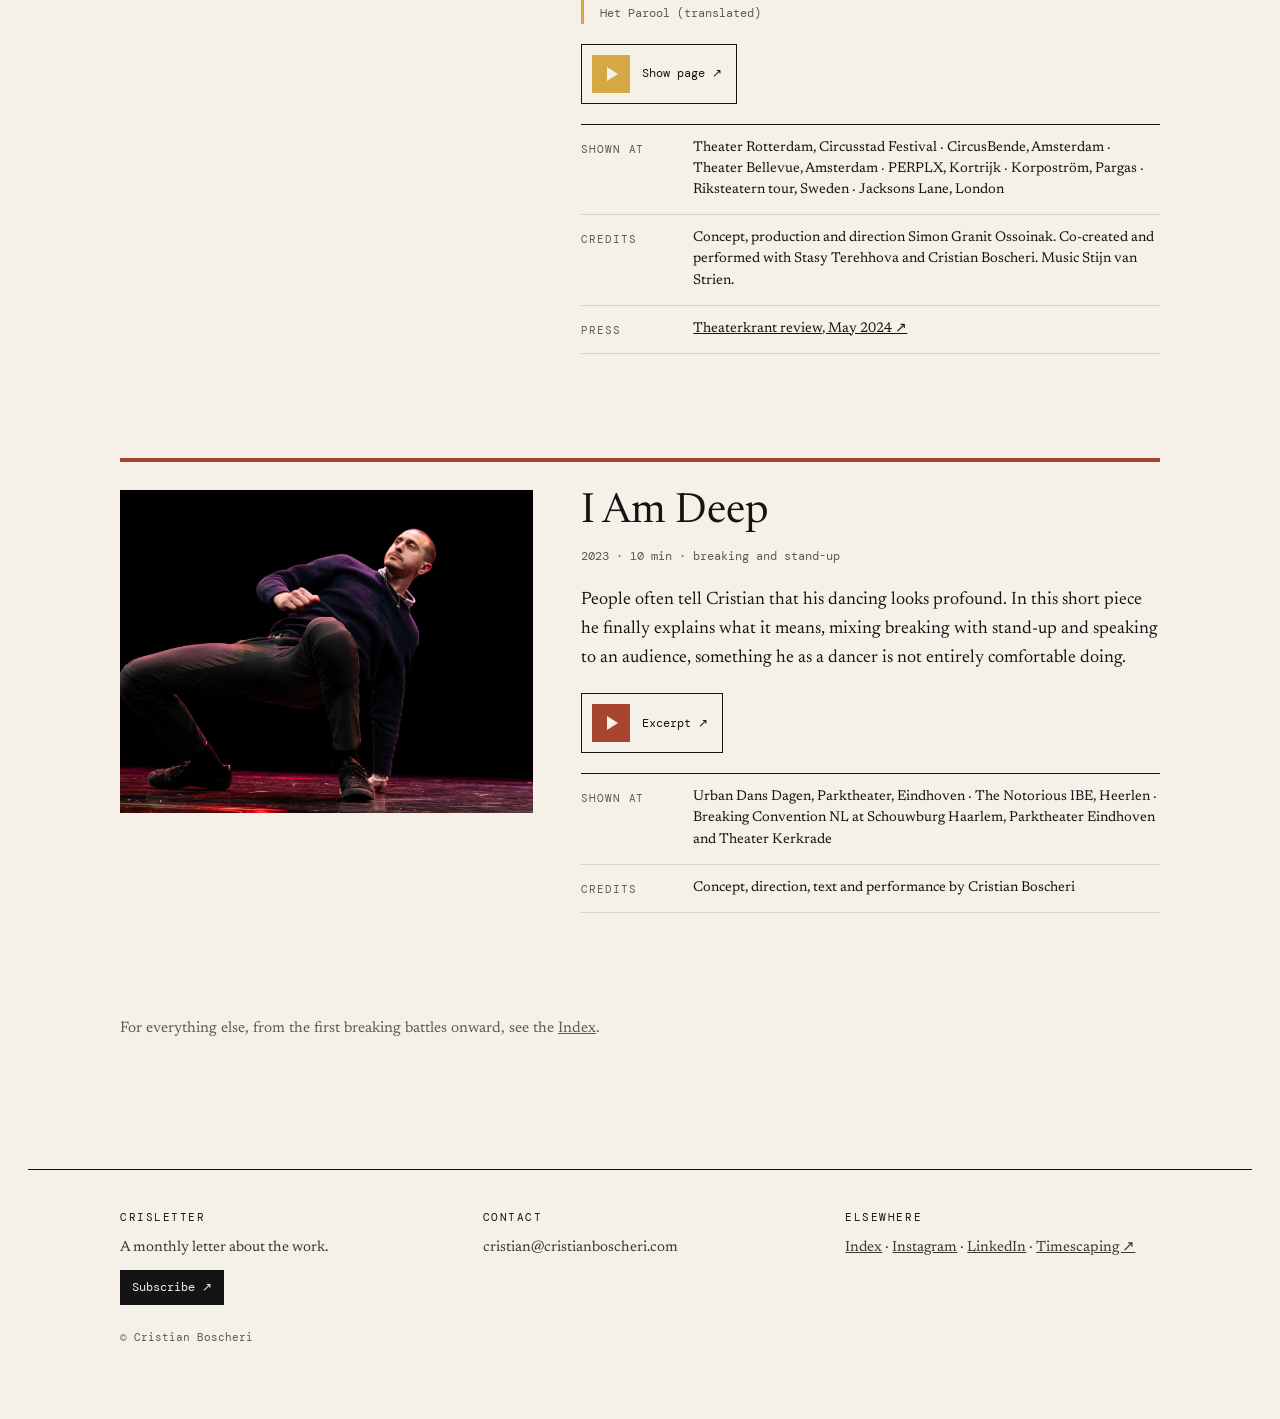
<file: earlier-shows.html>
<!doctype html>
<html lang="en">
<head>
<meta charset="utf-8">
<meta name="viewport" content="width=device-width, initial-scale=1, viewport-fit=cover">
<title>Earlier shows · Cristian Boscheri</title>
<meta name="description" content="Stream of Unconsciousness, The Odd Ones and I Am Deep, earlier stage work by Cristian Boscheri.">
<meta property="og:title" content="Earlier shows · Cristian Boscheri">
<meta property="og:description" content="Stream of Unconsciousness, The Odd Ones and I Am Deep, earlier stage work by Cristian Boscheri.">
<meta property="og:image" content="https://cristianboscheri.com/images/sou.jpg">
<meta property="og:url" content="https://cristianboscheri.com/earlier-shows">
<meta name="twitter:card" content="summary_large_image">
<link rel="canonical" href="https://cristianboscheri.com/earlier-shows">
<link rel="preconnect" href="https://fonts.googleapis.com"><link rel="preconnect" href="https://fonts.gstatic.com" crossorigin>
<link rel="stylesheet" href="https://fonts.googleapis.com/css2?family=Newsreader:ital,opsz,wght@0,6..72,400;0,6..72,500;1,6..72,400&family=DM+Mono:wght@400;500&display=swap">
<link rel="stylesheet" href="/style.css?v=14">
<link rel="icon" type="image/png" sizes="32x32" href="/favicon-32x32.png">
<link rel="icon" type="image/png" sizes="16x16" href="/favicon-16x16.png">
<link rel="apple-touch-icon" href="/apple-touch-icon.png">
</head>
<body>
<header>
  <div class="wrap bar">
    <a class="brand" href="/">Cristian Boscheri</a>
    <nav aria-label="Main">
      <details class="menu" id="showsMenu"><summary class="cur">Shows</summary><div class="drop"><a href="/pleaser">Pleaser</a><a href="/heavy-meta">Heavy Meta</a><a href="/earlier-shows" aria-current="page">Earlier shows</a></div></details>
      <a href="/comedy">Comedy</a>
      <a href="https://timescaping.nl" target="_blank" rel="noopener">Timescaping ↗</a>
      <details class="menu" id="aboutMenu"><summary>About</summary><div class="drop"><a href="/about">About Cristian</a><a href="/hosting">Hosting</a><a href="/workshops">Workshops</a><a href="/index-of-work">Index</a></div></details>
      <a href="https://linktr.ee/Crinspires" target="_blank" rel="noopener">Agenda ↗</a>
    </nav>
  </div>
</header>
<main class="wrap">
<section class="page" data-page="earlier">
  <div class="intro">
    <span class="lbl">Shows</span><h1>Earlier shows</h1>
    <p class="one">Work that came before Pleaser and Heavy Meta.</p>
  </div>

  <article class="show" id="stream-of-unconsciousness" style="--c:#2f5fd0">
    <figure class="pic"><img src="/images/sou.jpg" alt="Stream of Unconsciousness: Cristian in a lab coat at a flip chart" loading="lazy"></figure>
    <div class="txt">
      <h2>Stream of Unconsciousness</h2>
      <p class="k">2024 · 60 min · dance comedy</p>
      <div class="prose">
        <p>A few years ago Cristian had a brief moment of absolute clarity, and he has been trying to get it back ever since. In this solo he turns scientist and builds a method to control human perception, where dance, quirky humour and mathematics meet to harvest insights from the audience.</p>
      </div>
      <div class="vids"><a class="vid" href="https://www.youtube.com/watch?v=zUFwDaue6Go" target="_blank" rel="noopener"><i></i><span>Teaser ↗</span></a></div>
      <dl>
        <dt>Shown at</dt><dd>LabZ, Theater Zuidplein, Rotterdam (try-out) · Urban Dans Dagen, Natlab, Eindhoven · Cri &amp; Friends Vol. 2, Theater ’t Kapelletje, Rotterdam · Theater De Generator, Leiden</dd>
        <dt>Credits</dt><dd>Concept, direction, text and performance by Cristian Boscheri. Co-direction Victor Luis van Es. Early creative catalyst Kirsten Lüpke. Outside eyes Shailesh Bahoran and Thomas Dudkiewicz. Music Carlo Dini. Teaser Bob Drenth.</dd>
        <dt>Supported by</dt><dd>Gemeente Rotterdam, Fonds Podiumkunsten, Stichting Amarte</dd>
        <dt>Press</dt><dd><a href="https://dansmagazine.nl/artikel/urban-dansdagen-verleggen-grenzen" target="_blank" rel="noopener">Dansmagazine, May 2024 ↗</a></dd>
      </dl>
    </div>
  </article>

  <article class="show" id="the-odd-ones" style="--c:var(--gold)">
    <figure class="pic"><img src="/images/odd-ones.jpg" alt="The Odd Ones: three performers balanced on each other" loading="lazy"><figcaption class="cap">Photo: Take a piq photography</figcaption></figure>
    <div class="txt">
      <h2>The Odd Ones</h2>
      <p class="k">2024 · contemporary dance and circus · a show by Simon Granit Ossoinak</p>
      <div class="prose">
        <p>An acrobat, a contemporary dancer and a breakdancer, each with their own way of moving and communicating, look for a way to be together without giving up who they are. Cristian co-created and performed it with Simon Granit Ossoinak and Stasy Terehhova.</p>
        <p>It premiered at Theater Rotterdam during Circusstad Festival in May 2024 and toured the Netherlands, Belgium, Finland, Sweden and the UK.</p>
        <div class="quote"><p>“Three completely different dancers develop a connection with each other through choreography and humour.”</p><a>Het Parool (translated)</a></div>
      </div>
      <div class="vids"><a class="vid" href="https://www.simongranit.com/the-odd-ones" target="_blank" rel="noopener"><i></i><span>Show page ↗</span></a></div>
      <dl>
        <dt>Shown at</dt><dd>Theater Rotterdam, Circusstad Festival · CircusBende, Amsterdam · Theater Bellevue, Amsterdam · PERPLX, Kortrijk · Korpoström, Pargas · Riksteatern tour, Sweden · Jacksons Lane, London</dd>
        <dt>Credits</dt><dd>Concept, production and direction Simon Granit Ossoinak. Co-created and performed with Stasy Terehhova and Cristian Boscheri. Music Stijn van Strien.</dd>
        <dt>Press</dt><dd><a href="https://www.theaterkrant.nl/recensie/the-odd-ones/simon-granit-ossoinak-circusstad-festival-en-perplx-vzw/" target="_blank" rel="noopener">Theaterkrant review, May 2024 ↗</a></dd>
      </dl>
    </div>
  </article>

  <article class="show" id="i-am-deep" style="--c:#a8452e">
    <figure class="pic"><img src="/images/i-am-deep.jpg" alt="I Am Deep: Cristian leaning back on the floor" loading="lazy"></figure>
    <div class="txt">
      <h2>I Am Deep</h2>
      <p class="k">2023 · 10 min · breaking and stand-up</p>
      <div class="prose">
        <p>People often tell Cristian that his dancing looks profound. In this short piece he finally explains what it means, mixing breaking with stand-up and speaking to an audience, something he as a dancer is not entirely comfortable doing.</p>
      </div>
      <div class="vids"><a class="vid" href="https://www.youtube.com/shorts/UAakgaIYTmc" target="_blank" rel="noopener"><i></i><span>Excerpt ↗</span></a></div>
      <dl>
        <dt>Shown at</dt><dd>Urban Dans Dagen, Parktheater, Eindhoven · The Notorious IBE, Heerlen · Breaking Convention NL at Schouwburg Haarlem, Parktheater Eindhoven and Theater Kerkrade</dd>
        <dt>Credits</dt><dd>Concept, direction, text and performance by Cristian Boscheri</dd>
      </dl>
    </div>
  </article>

  <p class="soft small">For everything else, from the first breaking battles onward, see the <a href="/index-of-work">Index</a>.</p>
</section>
</main>
<footer>
  <div class="wrap ft">
    <div><span class="lbl">Crisletter</span><p>A monthly letter about the work.</p>
      <a class="btn" href="https://crisletter.cristianboscheri.com" target="_blank" rel="noopener">Subscribe ↗</a>
    </div>
    <div><span class="lbl">Contact</span><p style="user-select:all">cristian@cristianboscheri.com</p></div>
    <div><span class="lbl">Elsewhere</span><p><a href="/index-of-work">Index</a> · <a href="https://www.instagram.com/crinspires/" target="_blank" rel="noopener">Instagram</a> · <a href="https://www.linkedin.com/in/cristian-boscheri-5519b393/" target="_blank" rel="noopener">LinkedIn</a> · <a href="https://timescaping.nl" target="_blank" rel="noopener">Timescaping ↗</a></p></div>
  </div>
  <p class="wrap note">© Cristian Boscheri</p>
</footer>
<script>(function(){var ms=document.querySelectorAll("details.menu");ms.forEach(function(m){m.addEventListener("toggle",function(){if(m.open)ms.forEach(function(o){if(o!==m)o.open=false;});});});document.addEventListener("click",function(e){ms.forEach(function(m){if(m.open&&!m.contains(e.target))m.open=false;});});})();</script>
</body>
</html>
</file>
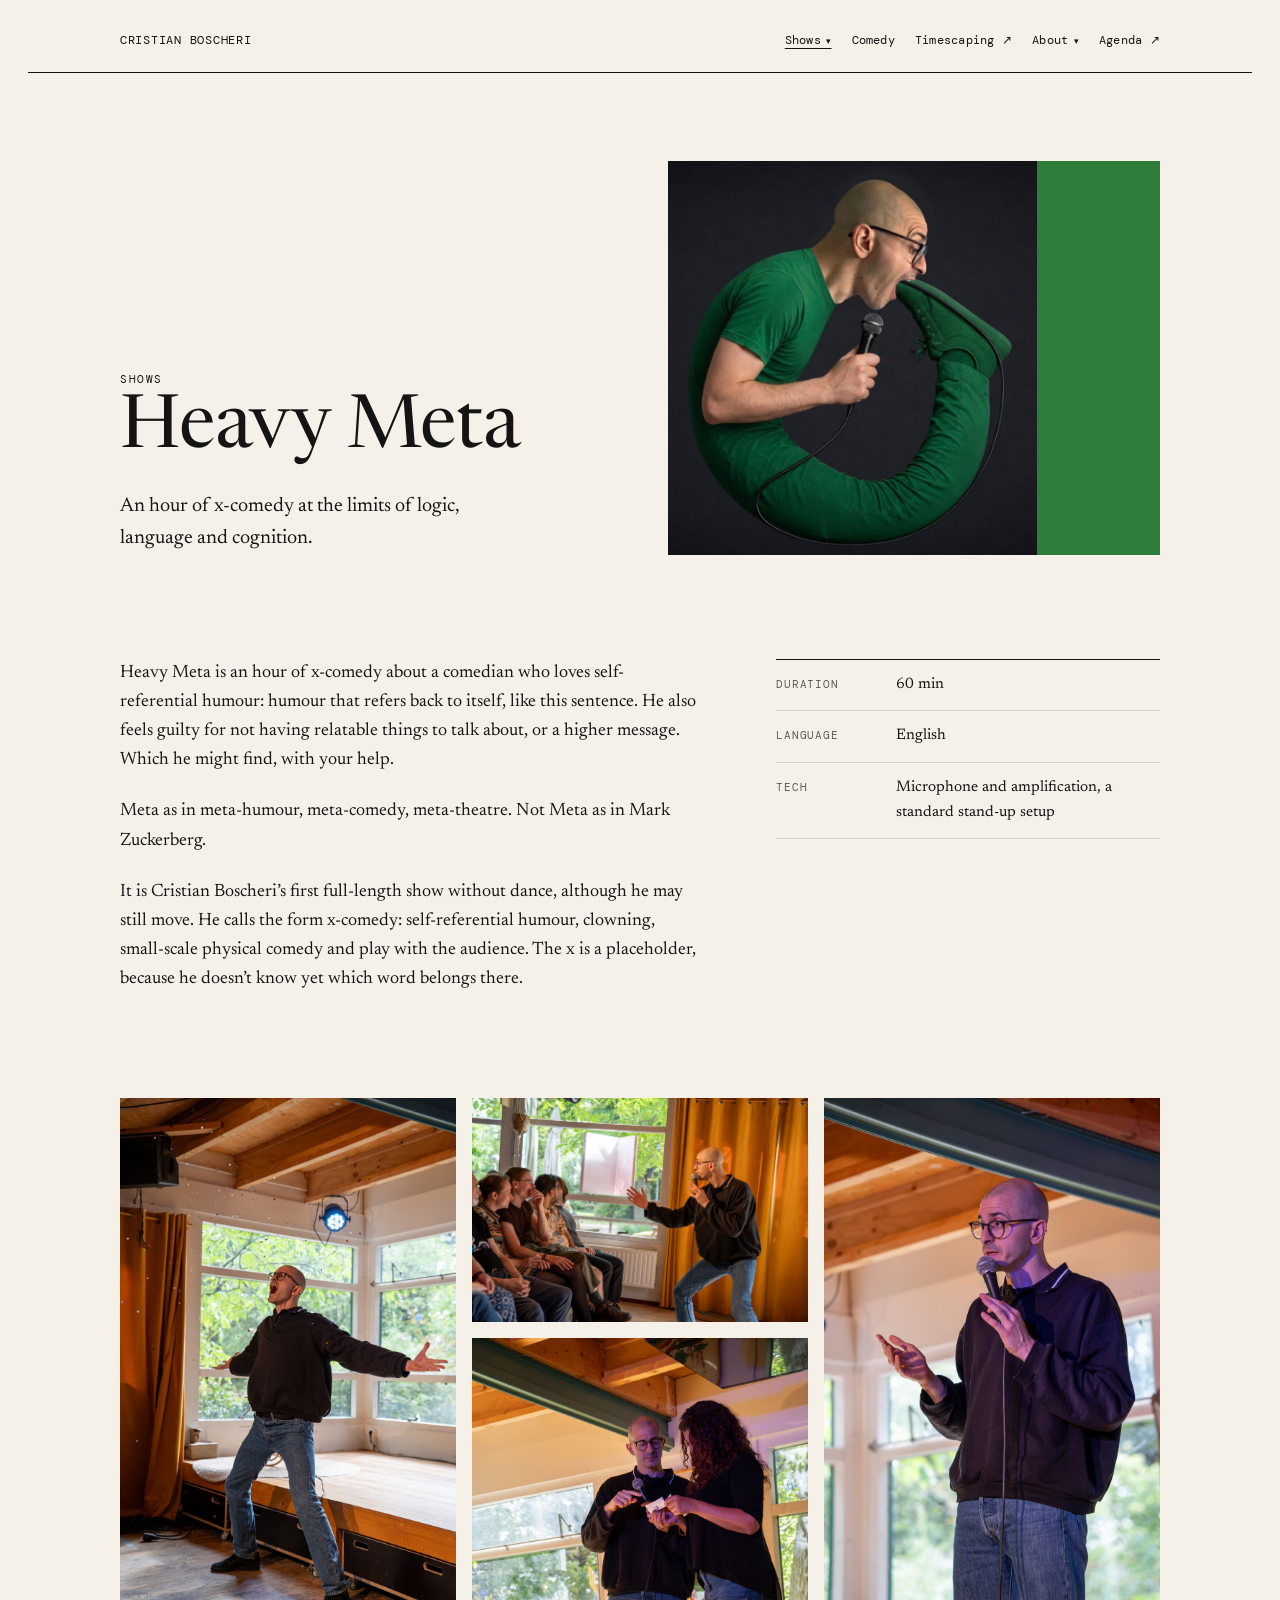
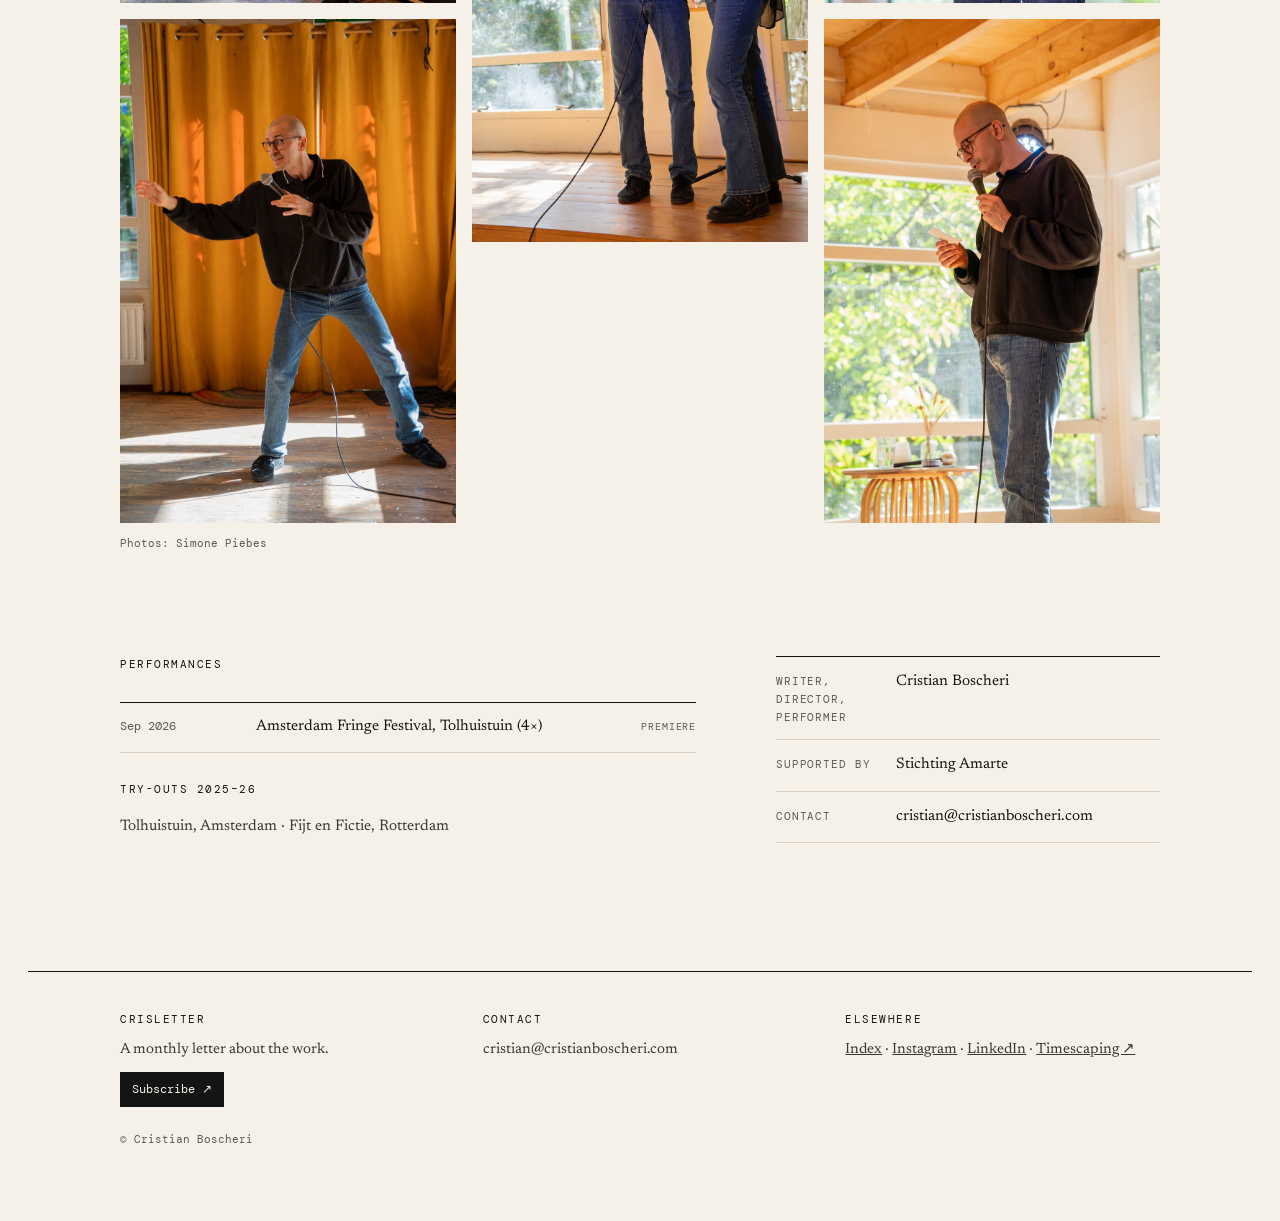
<file: heavy-meta.html>
<!doctype html>
<html lang="en">
<head>
<meta charset="utf-8">
<meta name="viewport" content="width=device-width, initial-scale=1, viewport-fit=cover">
<title>Heavy Meta · Cristian Boscheri</title>
<meta name="description" content="An hour of x-comedy at the limits of logic, language and cognition.">
<meta property="og:title" content="Heavy Meta · Cristian Boscheri">
<meta property="og:description" content="An hour of x-comedy at the limits of logic, language and cognition.">
<meta property="og:image" content="https://cristianboscheri.com/images/heavy-meta.jpg">
<meta property="og:url" content="https://cristianboscheri.com/heavy-meta">
<meta name="twitter:card" content="summary_large_image">
<link rel="canonical" href="https://cristianboscheri.com/heavy-meta">
<link rel="preconnect" href="https://fonts.googleapis.com"><link rel="preconnect" href="https://fonts.gstatic.com" crossorigin>
<link rel="stylesheet" href="https://fonts.googleapis.com/css2?family=Newsreader:ital,opsz,wght@0,6..72,400;0,6..72,500;1,6..72,400&family=DM+Mono:wght@400;500&display=swap">
<link rel="stylesheet" href="/style.css?v=14">
<link rel="icon" type="image/png" sizes="32x32" href="/favicon-32x32.png">
<link rel="icon" type="image/png" sizes="16x16" href="/favicon-16x16.png">
<link rel="apple-touch-icon" href="/apple-touch-icon.png">
</head>
<body>
<header>
  <div class="wrap bar">
    <a class="brand" href="/">Cristian Boscheri</a>
    <nav aria-label="Main">
      <details class="menu" id="showsMenu"><summary class="cur">Shows</summary><div class="drop"><a href="/pleaser">Pleaser</a><a href="/heavy-meta" aria-current="page">Heavy Meta</a><a href="/earlier-shows">Earlier shows</a></div></details>
      <a href="/comedy">Comedy</a>
      <a href="https://timescaping.nl" target="_blank" rel="noopener">Timescaping ↗</a>
      <details class="menu" id="aboutMenu"><summary>About</summary><div class="drop"><a href="/about">About Cristian</a><a href="/hosting">Hosting</a><a href="/workshops">Workshops</a><a href="/index-of-work">Index</a></div></details>
      <a href="https://linktr.ee/Crinspires" target="_blank" rel="noopener">Agenda ↗</a>
    </nav>
  </div>
</header>
<main class="wrap">
<section class="page" data-page="heavy-meta" style="--c:var(--meta)">
  <div class="hero">
    <div><span class="lbl">Shows</span><h1>Heavy Meta</h1><p class="one">An hour of x-comedy at the limits of logic, language and cognition.</p></div>
    <div class="photo"><div class="img pic" role="img" aria-label="Heavy Meta" style="background-image:url(/images/heavy-meta.jpg);background-position:50% 50%"></div><div class="field"></div></div>
  </div>
  <div class="cols">
    <div class="prose">
      <p>Heavy Meta is an hour of x-comedy about a comedian who loves self-referential humour: humour that refers back to itself, like this sentence. He also feels guilty for not having relatable things to talk about, or a higher message. Which he might find, with your help.</p>
      <p>Meta as in meta-humour, meta-comedy, meta-theatre. Not Meta as in Mark Zuckerberg.</p>
      <p>It is Cristian Boscheri’s first full-length show without dance, although he may still move. He calls the form x-comedy: self-referential humour, clowning, small-scale physical comedy and play with the audience. The x is a placeholder, because he doesn’t know yet which word belongs there.</p>
    </div>
    <div class="side">
      <dl>
        <dt>Duration</dt><dd>60 min</dd>
        <dt>Language</dt><dd>English</dd>
        <dt>Tech</dt><dd>Microphone and amplification, a standard stand-up setup</dd>
      </dl>
    </div>
  </div>
<figure class="gallery-wrap">
    <div class="gallery">
      <img src="/images/hm-arms.jpg" alt="Heavy Meta: arms wide, mid-shout" loading="lazy">
      <img src="/images/hm-stance.jpg" alt="Heavy Meta: wide stance and a big gesture" loading="lazy">
      <img src="/images/hm-frontrow.jpg" alt="Heavy Meta: leaning into the front row" style="object-position:68% 50%" loading="lazy">
      <img src="/images/hm-guest.jpg" alt="Heavy Meta: on stage with an audience member" loading="lazy">
      <img src="/images/hm-talk.jpg" alt="Heavy Meta: close-up mid-sentence" loading="lazy">
      <img src="/images/hm-window.jpg" alt="Heavy Meta: close-up, backlit by a window" loading="lazy">
    </div>
    <figcaption>Photos: Simone Piebes</figcaption>
  </figure>
    <div class="cols">
    <div class="side">
      <span class="lbl">Performances</span>
      <ul class="list">
        <li><span class="d">Sep 2026</span>Amsterdam Fringe Festival, Tolhuistuin (4×)<span class="w">premiere</span></li>
      </ul>
      <span class="lbl">Try-outs 2025–26</span>
      <p class="tryouts">Tolhuistuin, Amsterdam · Fijt en Fictie, Rotterdam</p>
    </div>
    <div class="side">
      <dl>
        <dt>Writer, director, performer</dt><dd>Cristian Boscheri</dd>
        <dt>Supported by</dt><dd>Stichting Amarte</dd>
        <dt>Contact</dt><dd style="user-select:all">cristian@cristianboscheri.com</dd>
      </dl>
    </div>
  </div>
</section>
</main>
<footer>
  <div class="wrap ft">
    <div><span class="lbl">Crisletter</span><p>A monthly letter about the work.</p>
      <a class="btn" href="https://crisletter.cristianboscheri.com" target="_blank" rel="noopener">Subscribe ↗</a>
    </div>
    <div><span class="lbl">Contact</span><p style="user-select:all">cristian@cristianboscheri.com</p></div>
    <div><span class="lbl">Elsewhere</span><p><a href="/index-of-work">Index</a> · <a href="https://www.instagram.com/crinspires/" target="_blank" rel="noopener">Instagram</a> · <a href="https://www.linkedin.com/in/cristian-boscheri-5519b393/" target="_blank" rel="noopener">LinkedIn</a> · <a href="https://timescaping.nl" target="_blank" rel="noopener">Timescaping ↗</a></p></div>
  </div>
  <p class="wrap note">© Cristian Boscheri</p>
</footer>
<script>(function(){var ms=document.querySelectorAll("details.menu");ms.forEach(function(m){m.addEventListener("toggle",function(){if(m.open)ms.forEach(function(o){if(o!==m)o.open=false;});});});document.addEventListener("click",function(e){ms.forEach(function(m){if(m.open&&!m.contains(e.target))m.open=false;});});})();</script>
</body>
</html>
</file>
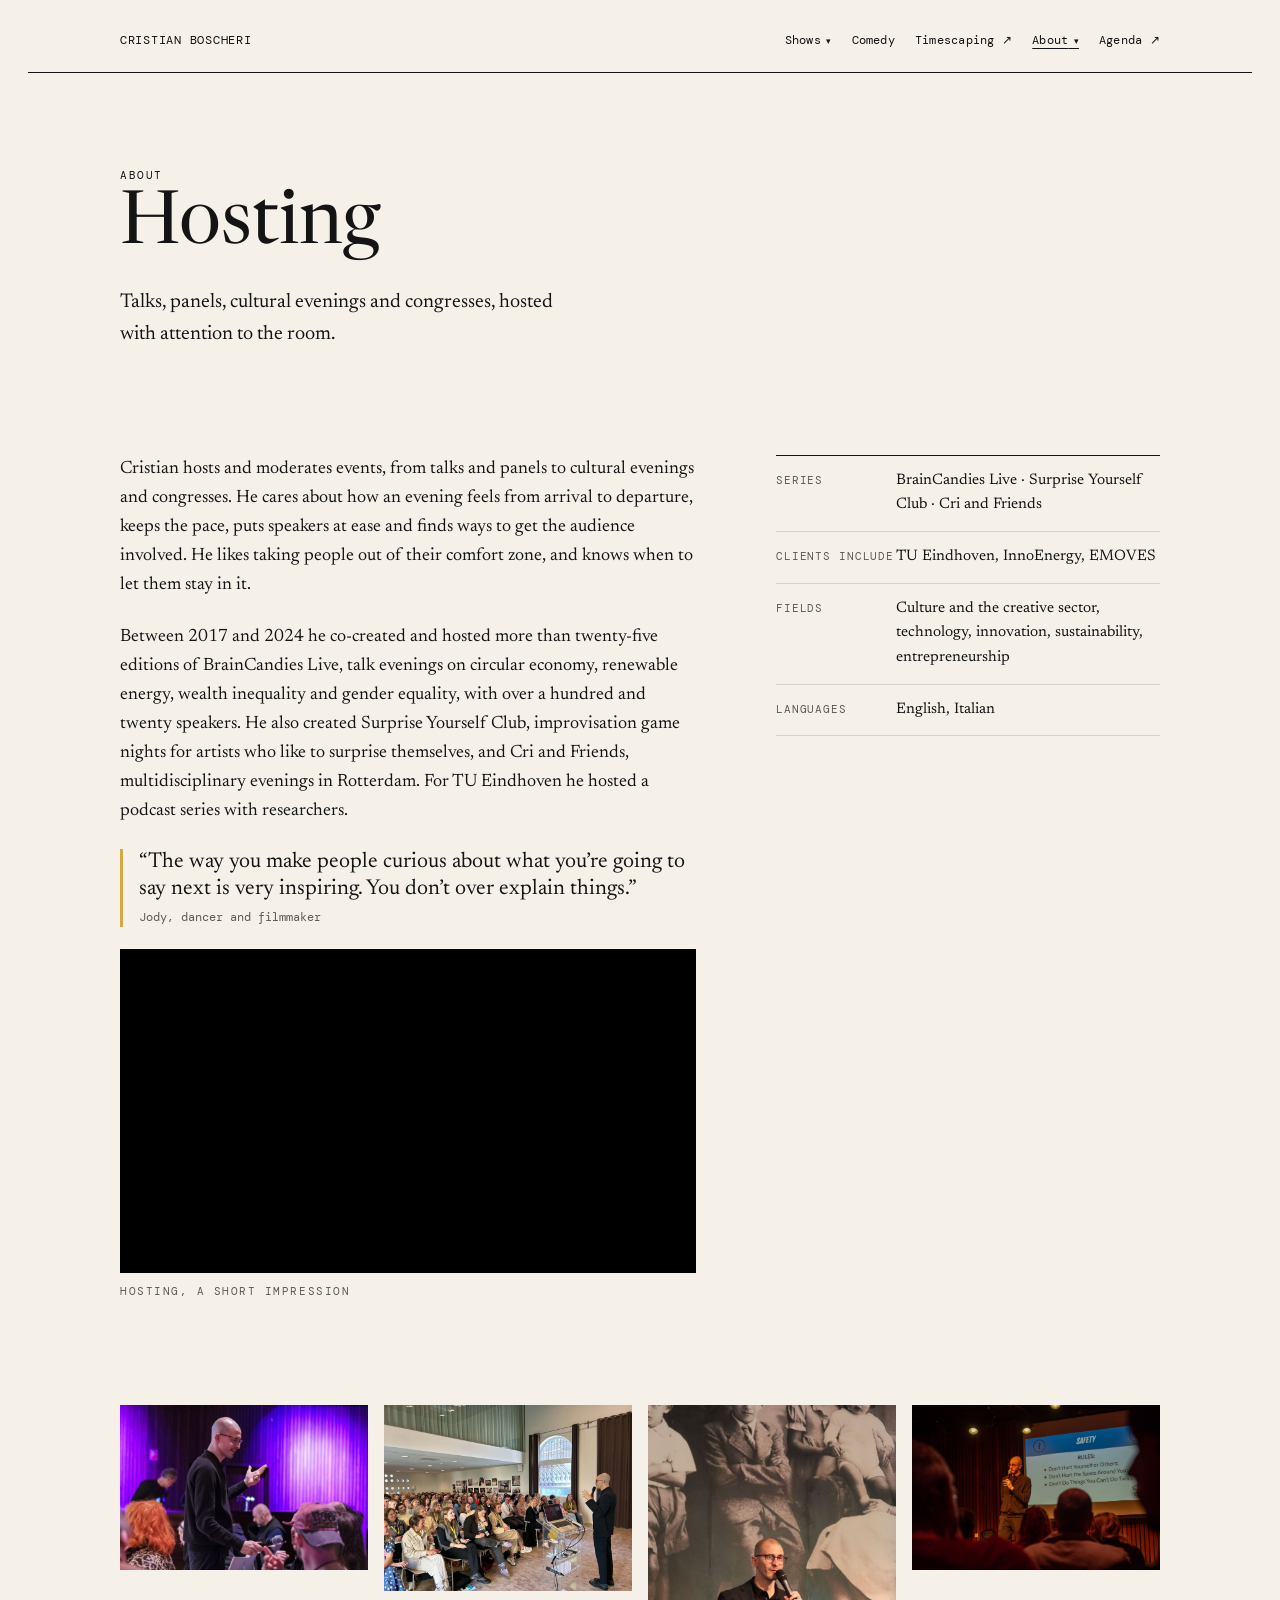
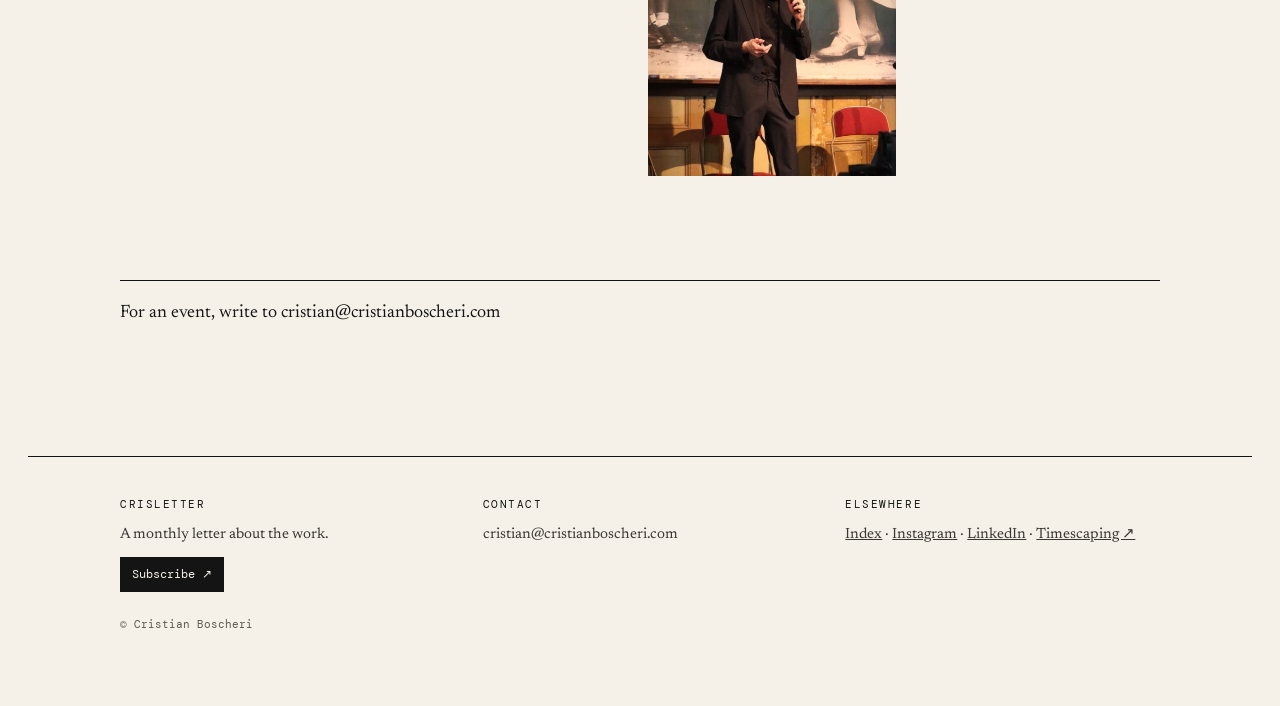
<file: hosting.html>
<!doctype html>
<html lang="en">
<head>
<meta charset="utf-8">
<meta name="viewport" content="width=device-width, initial-scale=1, viewport-fit=cover">
<title>Hosting · Cristian Boscheri</title>
<meta name="description" content="Cristian Boscheri hosts and moderates talks, panels, cultural evenings and congresses in English and Italian.">
<meta property="og:title" content="Hosting · Cristian Boscheri">
<meta property="og:description" content="Cristian Boscheri hosts and moderates talks, panels, cultural evenings and congresses in English and Italian.">
<meta property="og:image" content="https://cristianboscheri.com/images/portrait.jpg">
<meta property="og:url" content="https://cristianboscheri.com/hosting">
<meta name="twitter:card" content="summary_large_image">
<link rel="canonical" href="https://cristianboscheri.com/hosting">
<link rel="preconnect" href="https://fonts.googleapis.com"><link rel="preconnect" href="https://fonts.gstatic.com" crossorigin>
<link rel="stylesheet" href="https://fonts.googleapis.com/css2?family=Newsreader:ital,opsz,wght@0,6..72,400;0,6..72,500;1,6..72,400&family=DM+Mono:wght@400;500&display=swap">
<link rel="stylesheet" href="/style.css?v=14">
<link rel="icon" type="image/png" sizes="32x32" href="/favicon-32x32.png">
<link rel="icon" type="image/png" sizes="16x16" href="/favicon-16x16.png">
<link rel="apple-touch-icon" href="/apple-touch-icon.png">
</head>
<body>
<header>
  <div class="wrap bar">
    <a class="brand" href="/">Cristian Boscheri</a>
    <nav aria-label="Main">
      <details class="menu" id="showsMenu"><summary>Shows</summary><div class="drop"><a href="/pleaser">Pleaser</a><a href="/heavy-meta">Heavy Meta</a><a href="/earlier-shows">Earlier shows</a></div></details>
      <a href="/comedy">Comedy</a>
      <a href="https://timescaping.nl" target="_blank" rel="noopener">Timescaping ↗</a>
      <details class="menu" id="aboutMenu"><summary class="cur">About</summary><div class="drop"><a href="/about">About Cristian</a><a href="/hosting" aria-current="page">Hosting</a><a href="/workshops">Workshops</a><a href="/index-of-work">Index</a></div></details>
      <a href="https://linktr.ee/Crinspires" target="_blank" rel="noopener">Agenda ↗</a>
    </nav>
  </div>
</header>
<main class="wrap">
<section class="page" data-page="hosting">
  <div class="intro">
    <span class="lbl">About</span><h1>Hosting</h1>
    <p class="one">Talks, panels, cultural evenings and congresses, hosted with attention to the room.</p>
  </div>

  <div class="cols" style="--c:var(--gold)">
    <div class="prose">
      <p>Cristian hosts and moderates events, from talks and panels to cultural evenings and congresses. He cares about how an evening feels from arrival to departure, keeps the pace, puts speakers at ease and finds ways to get the audience involved. He likes taking people out of their comfort zone, and knows when to let them stay in it.</p>
      <p>Between 2017 and 2024 he co-created and hosted more than twenty-five editions of BrainCandies Live, talk evenings on circular economy, renewable energy, wealth inequality and gender equality, with over a hundred and twenty speakers. He also created Surprise Yourself Club, improvisation game nights for artists who like to surprise themselves, and Cri and Friends, multidisciplinary evenings in Rotterdam. For TU Eindhoven he hosted a podcast series with researchers.</p>
      <div class="quote"><p>“The way you make people curious about what you’re going to say next is very inspiring. You don’t over explain things.”</p><a>Jody, dancer and filmmaker</a></div>
      <figure class="video"><div class="embed"><iframe src="https://www.youtube-nocookie.com/embed/LVRDSJOAG0U" title="Cristian Boscheri hosting" loading="lazy" allow="accelerometer; encrypted-media; picture-in-picture; fullscreen" allowfullscreen></iframe></div><figcaption class="lbl">Hosting, a short impression</figcaption></figure>
    </div>
    <div class="side">
      <dl>
        <dt>Series</dt><dd>BrainCandies Live · Surprise Yourself Club · Cri and Friends</dd>
        <dt>Clients include</dt><dd>TU Eindhoven, InnoEnergy, EMOVES</dd>
        <dt>Fields</dt><dd>Culture and the creative sector, technology, innovation, sustainability, entrepreneurship</dd>
        <dt>Languages</dt><dd>English, Italian</dd>
      </dl>
    </div>
  </div>

  <figure class="gallery-wrap">
    <div class="gallery four">
      <img src="/images/host-crowd.jpg" alt="Hosting, talking with the audience in their seats" loading="lazy">
      <img src="/images/host-hall.jpg" alt="Hosting in front of a full hall" loading="lazy">
      <img src="/images/host-portrait.jpg" alt="Hosting with a microphone and a clicker" loading="lazy">
      <img src="/images/host-safety.jpg" alt="Hosting BrainCandies Large at Urban Dans Dagen" loading="lazy">
    </div>
  </figure>


  <div class="blk"><p>For an event, write to <span style="user-select:all">cristian@cristianboscheri.com</span></p></div>
</section>
</main>
<footer>
  <div class="wrap ft">
    <div><span class="lbl">Crisletter</span><p>A monthly letter about the work.</p>
      <a class="btn" href="https://crisletter.cristianboscheri.com" target="_blank" rel="noopener">Subscribe ↗</a>
    </div>
    <div><span class="lbl">Contact</span><p style="user-select:all">cristian@cristianboscheri.com</p></div>
    <div><span class="lbl">Elsewhere</span><p><a href="/index-of-work">Index</a> · <a href="https://www.instagram.com/crinspires/" target="_blank" rel="noopener">Instagram</a> · <a href="https://www.linkedin.com/in/cristian-boscheri-5519b393/" target="_blank" rel="noopener">LinkedIn</a> · <a href="https://timescaping.nl" target="_blank" rel="noopener">Timescaping ↗</a></p></div>
  </div>
  <p class="wrap note">© Cristian Boscheri</p>
</footer>
<script>(function(){var ms=document.querySelectorAll("details.menu");ms.forEach(function(m){m.addEventListener("toggle",function(){if(m.open)ms.forEach(function(o){if(o!==m)o.open=false;});});});document.addEventListener("click",function(e){ms.forEach(function(m){if(m.open&&!m.contains(e.target))m.open=false;});});})();</script>
</body>
</html>
</file>
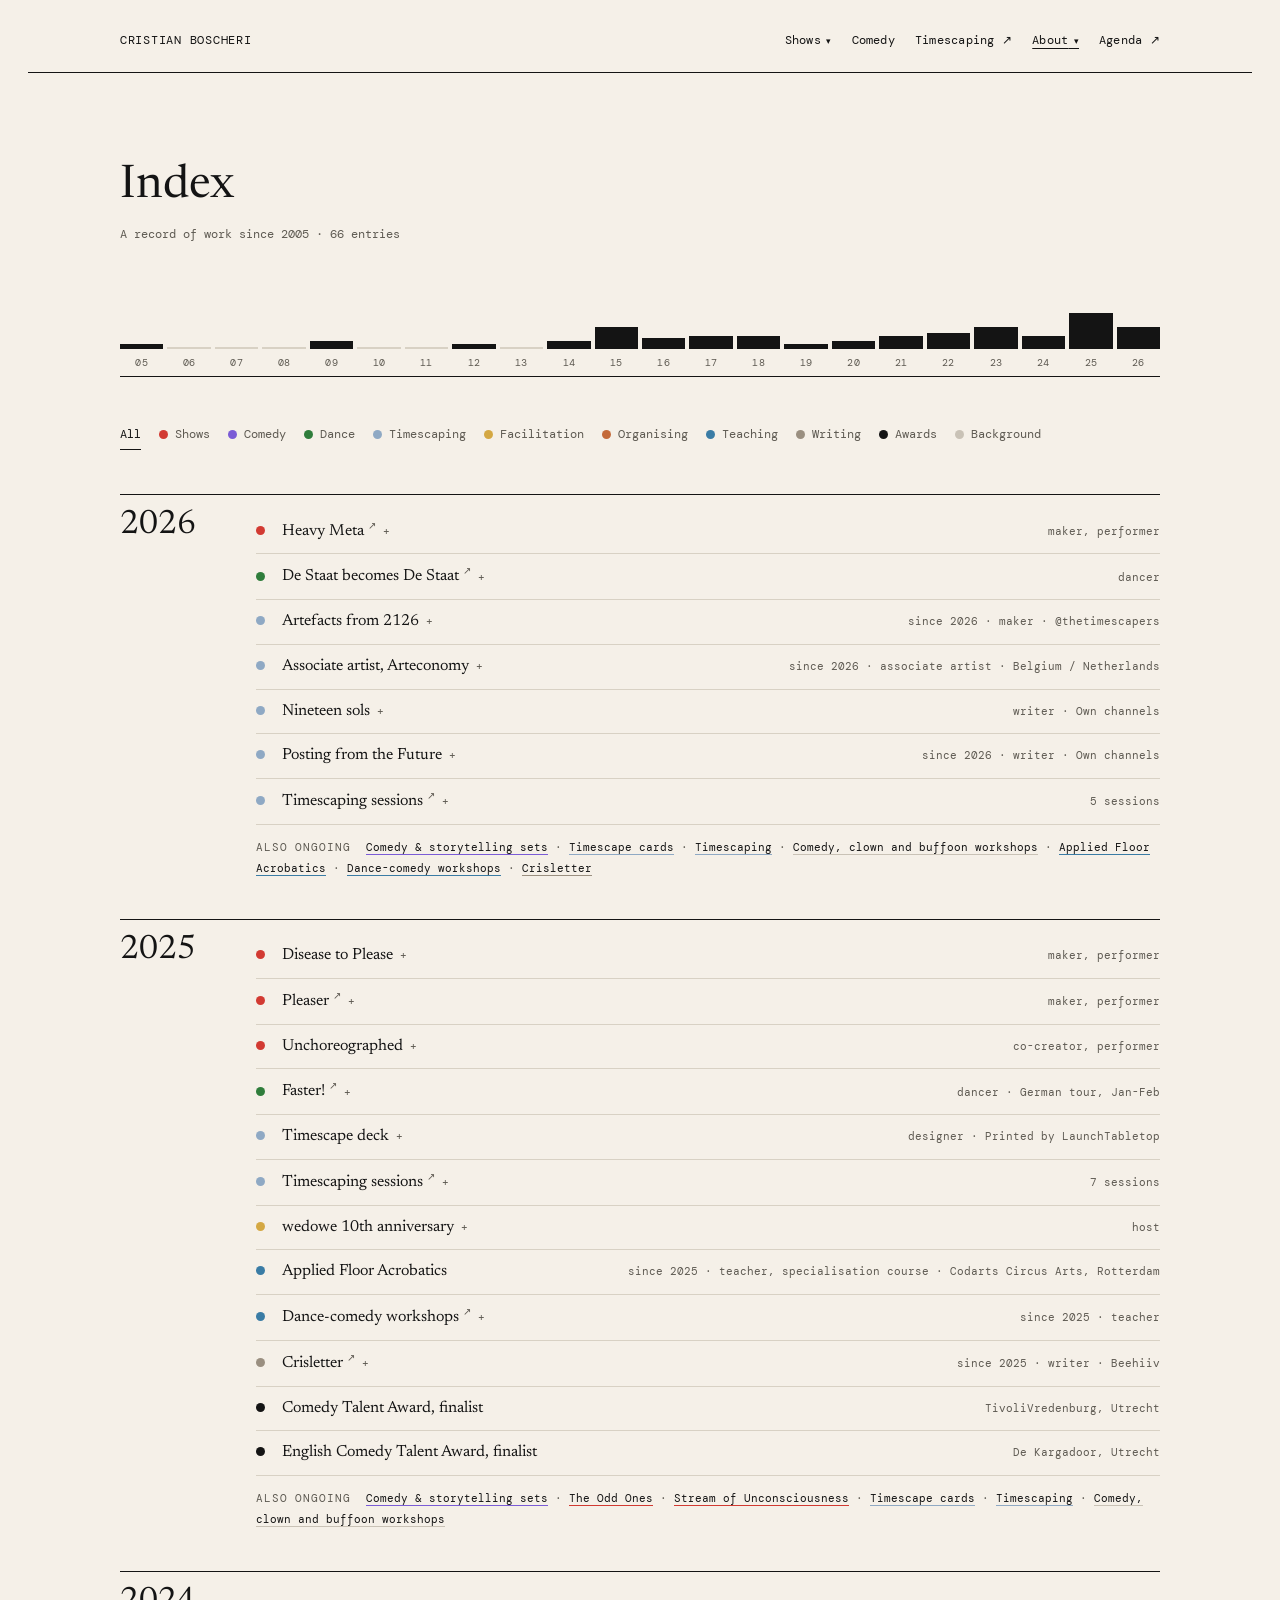
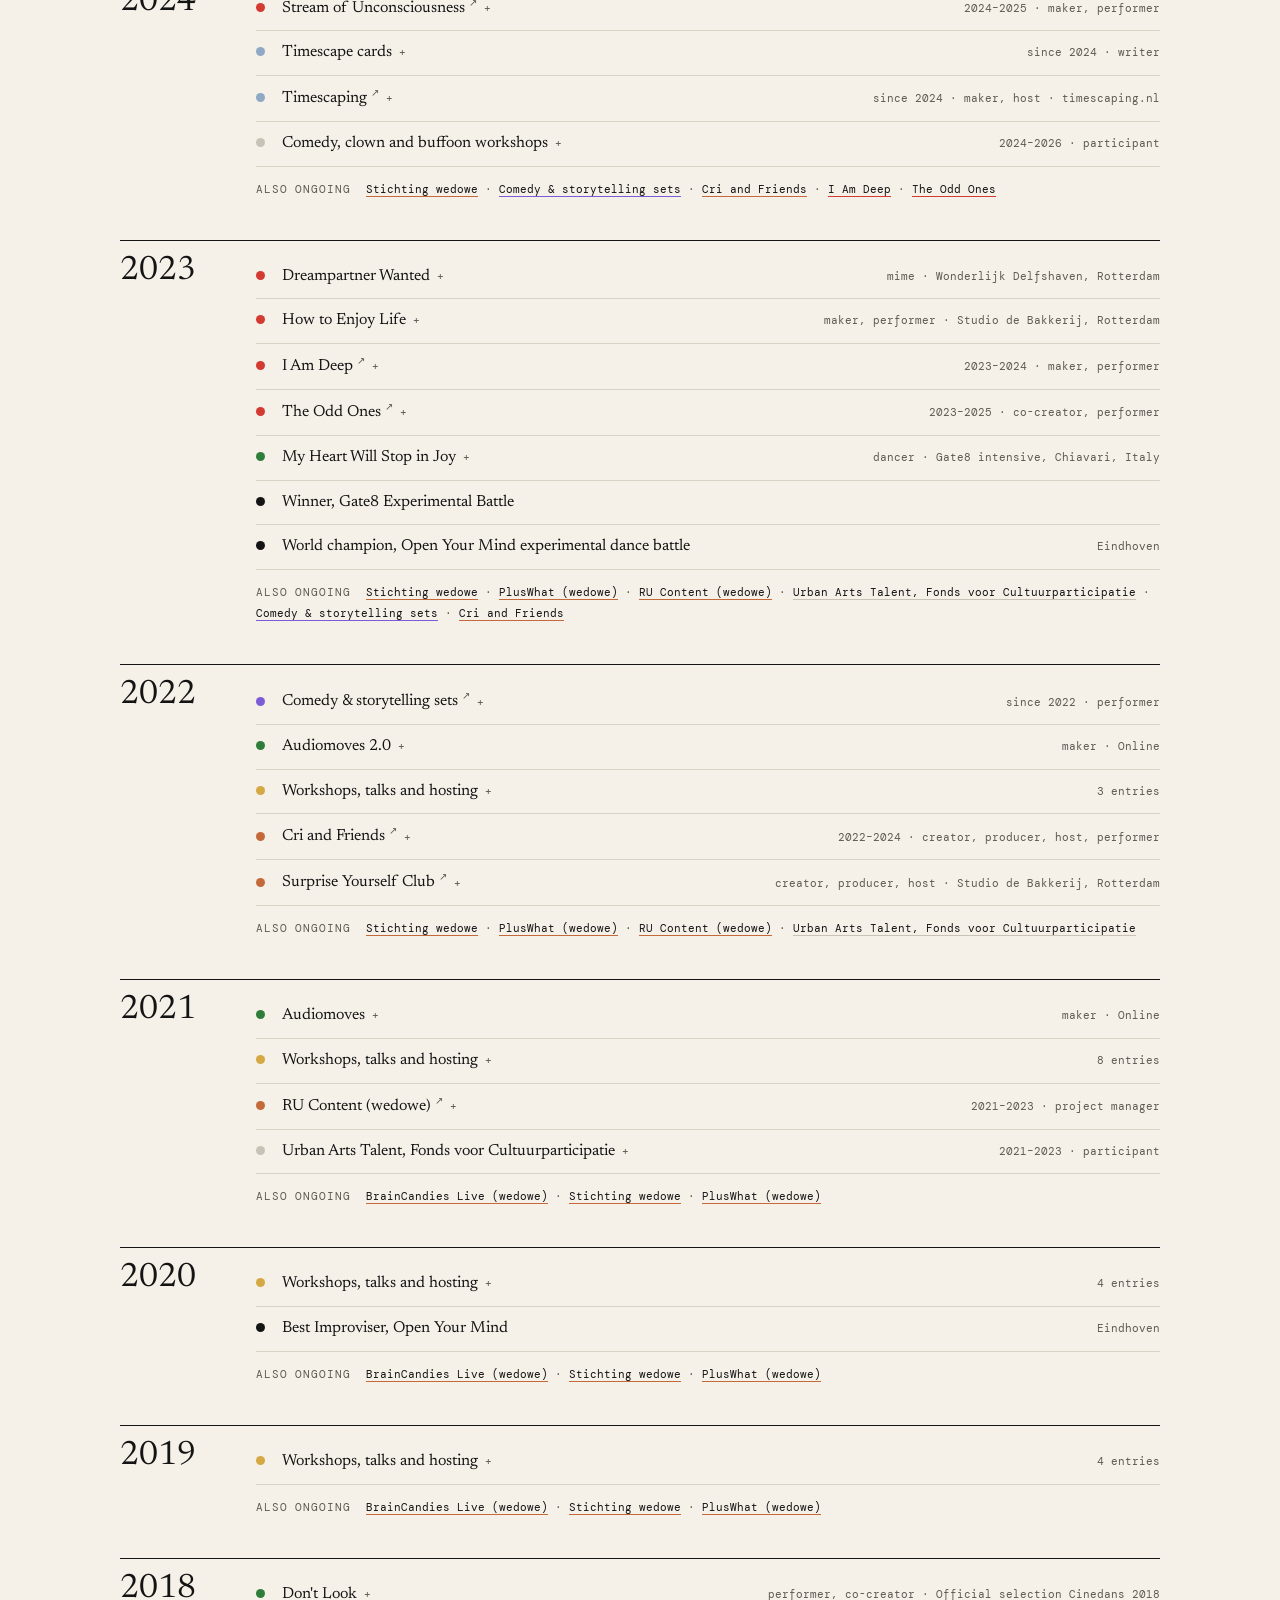
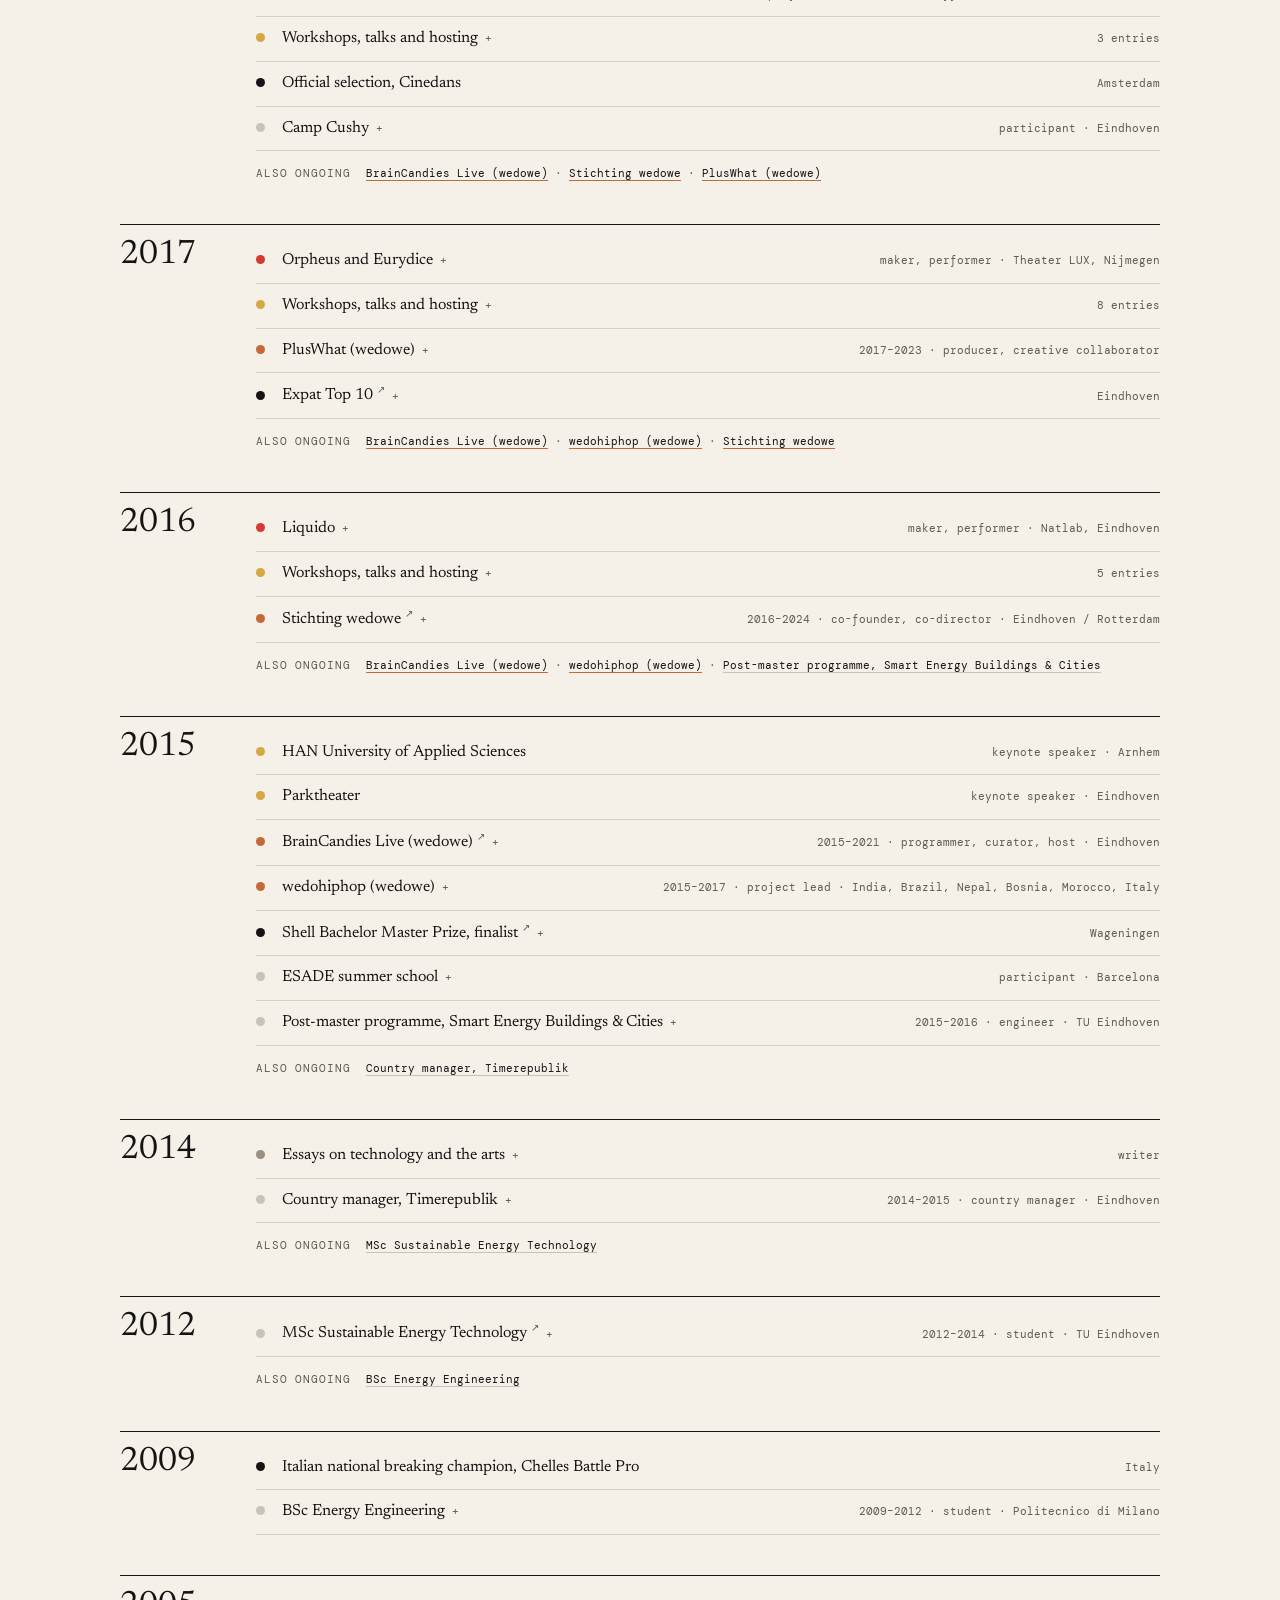
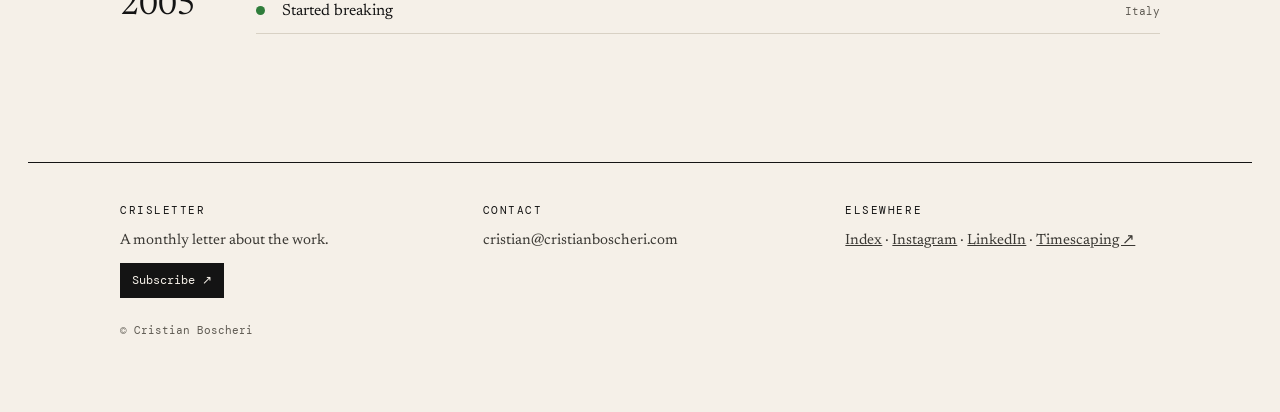
<file: index-of-work.html>
<!doctype html>
<html lang="en">
<head>
<meta charset="utf-8">
<meta name="viewport" content="width=device-width, initial-scale=1, viewport-fit=cover">
<title>Index · Cristian Boscheri</title>
<meta name="description" content="Shows, performances, hosting, teaching and projects by Cristian Boscheri since 2005.">
<meta property="og:title" content="Index · Cristian Boscheri">
<meta property="og:description" content="Shows, performances, hosting, teaching and projects by Cristian Boscheri since 2005.">
<meta property="og:image" content="https://cristianboscheri.com/images/portrait.jpg">
<meta property="og:url" content="https://cristianboscheri.com/index-of-work">
<meta name="twitter:card" content="summary_large_image">
<link rel="canonical" href="https://cristianboscheri.com/index-of-work">
<link rel="preconnect" href="https://fonts.googleapis.com"><link rel="preconnect" href="https://fonts.gstatic.com" crossorigin>
<link rel="stylesheet" href="https://fonts.googleapis.com/css2?family=Newsreader:ital,opsz,wght@0,6..72,400;0,6..72,500;1,6..72,400&family=DM+Mono:wght@400;500&display=swap">
<link rel="stylesheet" href="/style.css?v=14">
<link rel="icon" type="image/png" sizes="32x32" href="/favicon-32x32.png">
<link rel="icon" type="image/png" sizes="16x16" href="/favicon-16x16.png">
<link rel="apple-touch-icon" href="/apple-touch-icon.png">
</head>
<body>
<header>
  <div class="wrap bar">
    <a class="brand" href="/">Cristian Boscheri</a>
    <nav aria-label="Main">
      <details class="menu" id="showsMenu"><summary>Shows</summary><div class="drop"><a href="/pleaser">Pleaser</a><a href="/heavy-meta">Heavy Meta</a><a href="/earlier-shows">Earlier shows</a></div></details>
      <a href="/comedy">Comedy</a>
      <a href="https://timescaping.nl" target="_blank" rel="noopener">Timescaping ↗</a>
      <details class="menu" id="aboutMenu"><summary class="cur">About</summary><div class="drop"><a href="/about">About Cristian</a><a href="/hosting">Hosting</a><a href="/workshops">Workshops</a><a href="/index-of-work">Index</a></div></details>
      <a href="https://linktr.ee/Crinspires" target="_blank" rel="noopener">Agenda ↗</a>
    </nav>
  </div>
</header>
<main class="wrap">
<section class="page" data-page="index">
  <div><h1 class="say">Index</h1><p class="meta">A record of work since 2005 · 66 entries</p></div>
  <nav class="strip" aria-label="Jump to year"><a href="#y2005" class="yb" data-y="2005" title="2005: 1" style="--h:0.08"><span>05</span></a><a href="#y2006" class="yb empty" data-y="2006" title="2006: 0" style="--h:0.00"><span>06</span></a><a href="#y2007" class="yb empty" data-y="2007" title="2007: 0" style="--h:0.00"><span>07</span></a><a href="#y2008" class="yb empty" data-y="2008" title="2008: 0" style="--h:0.00"><span>08</span></a><a href="#y2009" class="yb" data-y="2009" title="2009: 2" style="--h:0.17"><span>09</span></a><a href="#y2010" class="yb empty" data-y="2010" title="2010: 0" style="--h:0.00"><span>10</span></a><a href="#y2011" class="yb empty" data-y="2011" title="2011: 0" style="--h:0.00"><span>11</span></a><a href="#y2012" class="yb" data-y="2012" title="2012: 1" style="--h:0.08"><span>12</span></a><a href="#y2013" class="yb empty" data-y="2013" title="2013: 0" style="--h:0.00"><span>13</span></a><a href="#y2014" class="yb" data-y="2014" title="2014: 2" style="--h:0.17"><span>14</span></a><a href="#y2015" class="yb" data-y="2015" title="2015: 7" style="--h:0.58"><span>15</span></a><a href="#y2016" class="yb" data-y="2016" title="2016: 3" style="--h:0.25"><span>16</span></a><a href="#y2017" class="yb" data-y="2017" title="2017: 4" style="--h:0.33"><span>17</span></a><a href="#y2018" class="yb" data-y="2018" title="2018: 4" style="--h:0.33"><span>18</span></a><a href="#y2019" class="yb" data-y="2019" title="2019: 1" style="--h:0.08"><span>19</span></a><a href="#y2020" class="yb" data-y="2020" title="2020: 2" style="--h:0.17"><span>20</span></a><a href="#y2021" class="yb" data-y="2021" title="2021: 4" style="--h:0.33"><span>21</span></a><a href="#y2022" class="yb" data-y="2022" title="2022: 5" style="--h:0.42"><span>22</span></a><a href="#y2023" class="yb" data-y="2023" title="2023: 7" style="--h:0.58"><span>23</span></a><a href="#y2024" class="yb" data-y="2024" title="2024: 4" style="--h:0.33"><span>24</span></a><a href="#y2025" class="yb" data-y="2025" title="2025: 12" style="--h:1.00"><span>25</span></a><a href="#y2026" class="yb" data-y="2026" title="2026: 7" style="--h:0.58"><span>26</span></a></nav>
  <div class="filters" role="group" aria-label="Filter"><button class="on" data-f="all">All</button><button data-f="Shows"><i style="--d:#d23a32"></i>Shows</button><button data-f="Comedy"><i style="--d:#7b5cd6"></i>Comedy</button><button data-f="Dance"><i style="--d:#2f7d3b"></i>Dance</button><button data-f="Timescaping"><i style="--d:#8fa9c4"></i>Timescaping</button><button data-f="Facilitation"><i style="--d:#d4a843"></i>Facilitation</button><button data-f="Organising"><i style="--d:#c46a3a"></i>Organising</button><button data-f="Teaching"><i style="--d:#3a7ca5"></i>Teaching</button><button data-f="Writing"><i style="--d:#9a8f80"></i>Writing</button><button data-f="Awards"><i style="--d:#141414"></i>Awards</button><button data-f="Background"><i style="--d:#c9c2b6"></i>Background</button></div>
  <div class="tl"><div class="yr" id="y2026"><h2>2026</h2><div><ul><li class="it" id="it-heavy-meta-2026" data-f="Shows" data-s="2026" data-e="2026" style="--d:#d23a32"><button class="row" aria-expanded="false"><i class="dot" style="--d:#d23a32"></i><span class="t">Heavy Meta<sup>↗</sup></span><span class="r">maker, performer</span></button><div class="ix-more" hidden> <p>Solo, 60 min. First solo comedy show without dance. 6 performances, including 2 work-in-progress showings. Co-funded by Stichting Amarte.</p> <p class="pl">Amsterdam Fringe Festival; Fijt en Fictie, Rotterdam</p> <p><a class="lk" href="/heavy-meta">Read more on this site →</a></p></div></li><li class="it" id="it-de-staat-becomes-de-staat-2026" data-f="Dance" data-s="2026" data-e="2026" style="--d:#2f7d3b"><button class="row" aria-expanded="false"><i class="dot" style="--d:#2f7d3b"></i><span class="t">De Staat becomes De Staat<sup>↗</sup></span><span class="r">dancer</span></button><div class="ix-more" hidden> <p>With dance collective 155 and De Staat, directed by Floor Houwink ten Cate.</p> <p class="pl">Down the Rabbit Hole; Koninklijk Theater Carré, Amsterdam</p> <p><a class="lk" href="https://3voor12.vpro.nl/artikelen/de-staat-trekt-een-ijzeren-gordijn-op-in-carre" target="_blank" rel="noopener">3voor12.vpro.nl ↗</a></p></div></li><li class="it" id="it-artefacts-from-2126-2026" data-f="Timescaping" data-s="2026" data-e="2026" style="--d:#8fa9c4"><button class="row" aria-expanded="false"><i class="dot" style="--d:#8fa9c4"></i><span class="t">Artefacts from 2126</span><span class="r">since 2026 · maker · @thetimescapers</span></button><div class="ix-more" hidden> <p>Ongoing image series.</p>  </div></li><li class="it" id="it-associate-artist-arteconomy-2026" data-f="Timescaping" data-s="2026" data-e="2026" style="--d:#8fa9c4"><button class="row" aria-expanded="false"><i class="dot" style="--d:#8fa9c4"></i><span class="t">Associate artist, Arteconomy</span><span class="r">since 2026 · associate artist · Belgium / Netherlands</span></button><div class="ix-more" hidden> <p>Brings artists&#x27; expertise in radical change and uncertainty to policy and innovation.</p>  </div></li><li class="it" id="it-nineteen-sols-2026" data-f="Timescaping" data-s="2026" data-e="2026" style="--d:#8fa9c4"><button class="row" aria-expanded="false"><i class="dot" style="--d:#8fa9c4"></i><span class="t">Nineteen sols</span><span class="r">writer · Own channels</span></button><div class="ix-more" hidden> <p>Short story set in 2126.</p>  </div></li><li class="it" id="it-posting-from-the-future-2026" data-f="Timescaping" data-s="2026" data-e="2026" style="--d:#8fa9c4"><button class="row" aria-expanded="false"><i class="dot" style="--d:#8fa9c4"></i><span class="t">Posting from the Future</span><span class="r">since 2026 · writer · Own channels</span></button><div class="ix-more" hidden> <p>Short messages written from 2126 in today&#x27;s formats.</p>  </div></li><li class="it" id="it-timescaping-sessions-2026" data-f="Timescaping" data-s="2026" data-e="2026" style="--d:#8fa9c4"><button class="row" aria-expanded="false"><i class="dot" style="--d:#8fa9c4"></i><span class="t">Timescaping sessions<sup>↗</sup></span><span class="r">5 sessions</span></button><div class="ix-more" hidden><ul class="sub"><li><b>Arteconomy</b> · Eindhoven &amp; Belgium</li><li><b>DAIEC</b> · Dutch AI Ethics Community, Utrecht</li><li><b>PauseAI</b> · Utrecht</li><li><b>Seeds at Baltan Laboratories</b> · Eindhoven</li><li><b>TinQwise</b> · Hilversum</li></ul>   <p><a class="lk" href="https://timescaping.nl" target="_blank" rel="noopener">timescaping.nl ↗</a></p></div></li></ul><p class="also"><span>Also ongoing</span> <a href="#it-comedy-storytelling-sets-2022" data-f="Comedy" data-s="2022" data-e="2026" style="--d:#7b5cd6">Comedy &amp; storytelling sets</a> · <a href="#it-timescape-cards-2024" data-f="Timescaping" data-s="2024" data-e="2026" style="--d:#8fa9c4">Timescape cards</a> · <a href="#it-timescaping-2024" data-f="Timescaping" data-s="2024" data-e="2026" style="--d:#8fa9c4">Timescaping</a> · <a href="#it-comedy-clown-and-buffoon-workshops-2024" data-f="Background" data-s="2024" data-e="2026" style="--d:#c9c2b6">Comedy, clown and buffoon workshops</a> · <a href="#it-applied-floor-acrobatics-2025" data-f="Teaching" data-s="2025" data-e="2026" style="--d:#3a7ca5">Applied Floor Acrobatics</a> · <a href="#it-dance-comedy-workshops-2025" data-f="Teaching" data-s="2025" data-e="2026" style="--d:#3a7ca5">Dance-comedy workshops</a> · <a href="#it-crisletter-2025" data-f="Writing" data-s="2025" data-e="2026" style="--d:#9a8f80">Crisletter</a></p></div></div><div class="yr" id="y2025"><h2>2025</h2><div><ul><li class="it" id="it-disease-to-please-2025" data-f="Shows" data-s="2025" data-e="2025" style="--d:#d23a32"><button class="row" aria-expanded="false"><i class="dot" style="--d:#d23a32"></i><span class="t">Disease to Please</span><span class="r">maker, performer</span></button><div class="ix-more" hidden> <p>Solo, 10 min. First exploration towards Pleaser.</p> <p class="pl">Urban Dans Dagen, Parktheater Eindhoven; Headless Cabaret, Maaspodium; Back to Base, TENT / Podium Likeminds, Amsterdam</p> </div></li><li class="it" id="it-pleaser-2025" data-f="Shows" data-s="2025" data-e="2025" style="--d:#d23a32"><button class="row" aria-expanded="false"><i class="dot" style="--d:#d23a32"></i><span class="t">Pleaser<sup>↗</sup></span><span class="r">maker, performer</span></button><div class="ix-more" hidden> <p>Solo, 50 min. Reviewed in Theaterkrant. Co-produced by Circusstad.</p> <p class="pl">2026: Circusstad x Theater Rotterdam (premiere, May); Korzo, Den Haag; FringeMI, Milan. 2025: Amsterdam Fringe Festival; Festival Boulevard, Den Bosch; Maaspodium, Rotterdam; Theater De Landing, Amstelveen; CircusBende, Amsterdam; Volkstheater, Rotterdam; own studio</p> <p><a class="lk" href="/pleaser">Read more on this site →</a></p></div></li><li class="it" id="it-unchoreographed-2025" data-f="Shows" data-s="2025" data-e="2025" style="--d:#d23a32"><button class="row" aria-expanded="false"><i class="dot" style="--d:#d23a32"></i><span class="t">Unchoreographed</span><span class="r">co-creator, performer</span></button><div class="ix-more" hidden> <p>Trio with Charlotte Puebla and Harry Sidiropoulos, 30 min, improvised.</p> <p class="pl">Improv Amsterdam; Leeszaal Rotterdam</p> </div></li><li class="it" id="it-faster-2025" data-f="Dance" data-s="2025" data-e="2025" style="--d:#2f7d3b"><button class="row" aria-expanded="false"><i class="dot" style="--d:#2f7d3b"></i><span class="t">Faster!<sup>↗</sup></span><span class="r">dancer · German tour, Jan-Feb</span></button><div class="ix-more" hidden> <p>By Jimmy Vairon, produced by Pottporus.</p>  <p><a class="lk" href="https://www.pottporus.de/faster" target="_blank" rel="noopener">pottporus.de ↗</a></p></div></li><li class="it" id="it-timescape-deck-2025" data-f="Timescaping" data-s="2025" data-e="2025" style="--d:#8fa9c4"><button class="row" aria-expanded="false"><i class="dot" style="--d:#8fa9c4"></i><span class="t">Timescape deck</span><span class="r">designer · Printed by LaunchTabletop</span></button><div class="ix-more" hidden> <p>65 cards with folded instruction sheet, January 2025.</p>  </div></li><li class="it" id="it-timescaping-sessions-2025" data-f="Timescaping" data-s="2025" data-e="2025" style="--d:#8fa9c4"><button class="row" aria-expanded="false"><i class="dot" style="--d:#8fa9c4"></i><span class="t">Timescaping sessions<sup>↗</sup></span><span class="r">7 sessions</span></button><div class="ix-more" hidden><ul class="sub"><li><b>Alumni Summit</b> · Utrecht University</li><li><b>BiosphereSolar</b> · Amsterdam</li><li><b>BlueCity</b> · Rotterdam</li><li><b>CultureHub</b> · Rotterdam</li><li><b>Mestieri Lombardia</b> · Milan</li><li><b>OckMUN</b> · University of Twente</li><li><b>Stichting Corpo (first session)</b> · Rotterdam</li></ul>   <p><a class="lk" href="https://timescaping.nl" target="_blank" rel="noopener">timescaping.nl ↗</a></p></div></li><li class="it" id="it-wedowe-10th-anniversary-2025" data-f="Facilitation" data-s="2025" data-e="2025" style="--d:#d4a843"><button class="row" aria-expanded="false"><i class="dot" style="--d:#d4a843"></i><span class="t">wedowe 10th anniversary</span><span class="r">host</span></button><div class="ix-more" hidden> <p>Hosted the 10-year anniversary of Stichting wedowe.</p>  </div></li><li class="it" id="it-applied-floor-acrobatics-2025" data-f="Teaching" data-s="2025" data-e="2026" style="--d:#3a7ca5"><button class="row" disabled><i class="dot" style="--d:#3a7ca5"></i><span class="t">Applied Floor Acrobatics</span><span class="r">since 2025 · teacher, specialisation course · Codarts Circus Arts, Rotterdam</span></button></li><li class="it" id="it-dance-comedy-workshops-2025" data-f="Teaching" data-s="2025" data-e="2026" style="--d:#3a7ca5"><button class="row" aria-expanded="false"><i class="dot" style="--d:#3a7ca5"></i><span class="t">Dance-comedy workshops<sup>↗</sup></span><span class="r">since 2025 · teacher</span></button><div class="ix-more" hidden> <p>Writing jokes with the body.</p> <p class="pl">Own studio, Rotterdam; Festival Boulevard; Call and Response, Utrecht</p> <p><a class="lk" href="/workshops">Read more on this site →</a></p></div></li><li class="it" id="it-crisletter-2025" data-f="Writing" data-s="2025" data-e="2026" style="--d:#9a8f80"><button class="row" aria-expanded="false"><i class="dot" style="--d:#9a8f80"></i><span class="t">Crisletter<sup>↗</sup></span><span class="r">since 2025 · writer · Beehiiv</span></button><div class="ix-more" hidden> <p>Monthly newsletter about the work.</p>  <p><a class="lk" href="https://crisletter.cristianboscheri.com" target="_blank" rel="noopener">crisletter.cristianboscheri.com ↗</a></p></div></li><li class="it" id="it-comedy-talent-award-finalist-2025" data-f="Awards" data-s="2025" data-e="2025" style="--d:#141414"><button class="row" disabled><i class="dot" style="--d:#141414"></i><span class="t">Comedy Talent Award, finalist</span><span class="r">TivoliVredenburg, Utrecht</span></button></li><li class="it" id="it-english-comedy-talent-award-finalist-2025" data-f="Awards" data-s="2025" data-e="2025" style="--d:#141414"><button class="row" disabled><i class="dot" style="--d:#141414"></i><span class="t">English Comedy Talent Award, finalist</span><span class="r">De Kargadoor, Utrecht</span></button></li></ul><p class="also"><span>Also ongoing</span> <a href="#it-comedy-storytelling-sets-2022" data-f="Comedy" data-s="2022" data-e="2026" style="--d:#7b5cd6">Comedy &amp; storytelling sets</a> · <a href="#it-the-odd-ones-2023" data-f="Shows" data-s="2023" data-e="2025" style="--d:#d23a32">The Odd Ones</a> · <a href="#it-stream-of-unconsciousness-2024" data-f="Shows" data-s="2024" data-e="2025" style="--d:#d23a32">Stream of Unconsciousness</a> · <a href="#it-timescape-cards-2024" data-f="Timescaping" data-s="2024" data-e="2026" style="--d:#8fa9c4">Timescape cards</a> · <a href="#it-timescaping-2024" data-f="Timescaping" data-s="2024" data-e="2026" style="--d:#8fa9c4">Timescaping</a> · <a href="#it-comedy-clown-and-buffoon-workshops-2024" data-f="Background" data-s="2024" data-e="2026" style="--d:#c9c2b6">Comedy, clown and buffoon workshops</a></p></div></div><div class="yr" id="y2024"><h2>2024</h2><div><ul><li class="it" id="it-stream-of-unconsciousness-2024" data-f="Shows" data-s="2024" data-e="2025" style="--d:#d23a32"><button class="row" aria-expanded="false"><i class="dot" style="--d:#d23a32"></i><span class="t">Stream of Unconsciousness<sup>↗</sup></span><span class="r">2024–2025 · maker, performer</span></button><div class="ix-more" hidden> <p>Solo, 60 min. Co-funded by Fonds Podiumkunsten (Urban Projects), Stichting Amarte, Gemeente Rotterdam. Interview in DansMagazine.</p> <p class="pl">Theater de Generator, Leiden; Urban Dans Dagen, Natlab Eindhoven; Theater Kapelletje; Theater Zuidplein</p> <p><a class="lk" href="/earlier-shows#stream-of-unconsciousness">Read more on this site →</a></p></div></li><li class="it" id="it-timescape-cards-2024" data-f="Timescaping" data-s="2024" data-e="2026" style="--d:#8fa9c4"><button class="row" aria-expanded="false"><i class="dot" style="--d:#8fa9c4"></i><span class="t">Timescape cards</span><span class="r">since 2024 · writer</span></button><div class="ix-more" hidden> <p>Scenario cards set in 2126.</p>  </div></li><li class="it" id="it-timescaping-2024" data-f="Timescaping" data-s="2024" data-e="2026" style="--d:#8fa9c4"><button class="row" aria-expanded="false"><i class="dot" style="--d:#8fa9c4"></i><span class="t">Timescaping<sup>↗</sup></span><span class="r">since 2024 · maker, host · timescaping.nl</span></button><div class="ix-more" hidden> <p>A practice of imagining aspects of society a hundred years from now, through live sessions, stories and visual explorations.</p>  <p><a class="lk" href="https://timescaping.nl" target="_blank" rel="noopener">timescaping.nl ↗</a></p></div></li><li class="it" id="it-comedy-clown-and-buffoon-workshops-2024" data-f="Background" data-s="2024" data-e="2026" style="--d:#c9c2b6"><button class="row" aria-expanded="false"><i class="dot" style="--d:#c9c2b6"></i><span class="t">Comedy, clown and buffoon workshops</span><span class="r">2024–2026 · participant</span></button><div class="ix-more" hidden> <p>With Dr. Brown, Eric Davis, Adam Bloom and others.</p>  </div></li></ul><p class="also"><span>Also ongoing</span> <a href="#it-stichting-wedowe-2016" data-f="Organising" data-s="2016" data-e="2024" style="--d:#c46a3a">Stichting wedowe</a> · <a href="#it-comedy-storytelling-sets-2022" data-f="Comedy" data-s="2022" data-e="2026" style="--d:#7b5cd6">Comedy &amp; storytelling sets</a> · <a href="#it-cri-and-friends-2022" data-f="Organising" data-s="2022" data-e="2024" style="--d:#c46a3a">Cri and Friends</a> · <a href="#it-i-am-deep-2023" data-f="Shows" data-s="2023" data-e="2024" style="--d:#d23a32">I Am Deep</a> · <a href="#it-the-odd-ones-2023" data-f="Shows" data-s="2023" data-e="2025" style="--d:#d23a32">The Odd Ones</a></p></div></div><div class="yr" id="y2023"><h2>2023</h2><div><ul><li class="it" id="it-dreampartner-wanted-2023" data-f="Shows" data-s="2023" data-e="2023" style="--d:#d23a32"><button class="row" aria-expanded="false"><i class="dot" style="--d:#d23a32"></i><span class="t">Dreampartner Wanted</span><span class="r">mime · Wonderlijk Delfshaven, Rotterdam</span></button><div class="ix-more" hidden> <p>By Fedde Spoel.</p>  </div></li><li class="it" id="it-how-to-enjoy-life-2023" data-f="Shows" data-s="2023" data-e="2023" style="--d:#d23a32"><button class="row" aria-expanded="false"><i class="dot" style="--d:#d23a32"></i><span class="t">How to Enjoy Life</span><span class="r">maker, performer · Studio de Bakkerij, Rotterdam</span></button><div class="ix-more" hidden> <p>Solo, 30 min. Final presentation of Urban Arts Talent. Co-funded by Fonds voor Cultuurparticipatie.</p>  </div></li><li class="it" id="it-i-am-deep-2023" data-f="Shows" data-s="2023" data-e="2024" style="--d:#d23a32"><button class="row" aria-expanded="false"><i class="dot" style="--d:#d23a32"></i><span class="t">I Am Deep<sup>↗</sup></span><span class="r">2023–2024 · maker, performer</span></button><div class="ix-more" hidden> <p>Solo, 10 min.</p> <p class="pl">Breaking Convention NL tour: Theater Kerkrade, Stadsschouwburg Haarlem, Parktheater Eindhoven; The Notorious IBE, Heerlen; Urban Dans Dagen</p> <p><a class="lk" href="/earlier-shows#i-am-deep">Read more on this site →</a></p></div></li><li class="it" id="it-the-odd-ones-2023" data-f="Shows" data-s="2023" data-e="2025" style="--d:#d23a32"><button class="row" aria-expanded="false"><i class="dot" style="--d:#d23a32"></i><span class="t">The Odd Ones<sup>↗</sup></span><span class="r">2023–2025 · co-creator, performer</span></button><div class="ix-more" hidden> <p>Trio by Simon Granit, co-created with Cristian Boscheri and Stasy Terehhova. Reviewed in Theaterkrant.</p> <p class="pl">Jackson Lane, London; Sweden tour; Theater Bellevue; ZIMIHC Stefanus; Circusstad x Theater Rotterdam; MAD Festival, Antwerp; Perplex Vetrine, Kortrijk; Korpo, Finland; CircusBende; Volkstheater; Circunstruction, Maaspodium</p> <p><a class="lk" href="/earlier-shows#the-odd-ones">Read more on this site →</a></p></div></li><li class="it" id="it-my-heart-will-stop-in-joy-2023" data-f="Dance" data-s="2023" data-e="2023" style="--d:#2f7d3b"><button class="row" aria-expanded="false"><i class="dot" style="--d:#2f7d3b"></i><span class="t">My Heart Will Stop in Joy</span><span class="r">dancer · Gate8 intensive, Chiavari, Italy</span></button><div class="ix-more" hidden> <p>By James Olivo.</p>  </div></li><li class="it" id="it-winner-gate8-experimental-battle-2023" data-f="Awards" data-s="2023" data-e="2023" style="--d:#141414"><button class="row" disabled><i class="dot" style="--d:#141414"></i><span class="t">Winner, Gate8 Experimental Battle</span><span class="r"></span></button></li><li class="it" id="it-world-champion-open-your-mind-experimental-dance-battle-2023" data-f="Awards" data-s="2023" data-e="2023" style="--d:#141414"><button class="row" disabled><i class="dot" style="--d:#141414"></i><span class="t">World champion, Open Your Mind experimental dance battle</span><span class="r">Eindhoven</span></button></li></ul><p class="also"><span>Also ongoing</span> <a href="#it-stichting-wedowe-2016" data-f="Organising" data-s="2016" data-e="2024" style="--d:#c46a3a">Stichting wedowe</a> · <a href="#it-pluswhat-wedowe-2017" data-f="Organising" data-s="2017" data-e="2023" style="--d:#c46a3a">PlusWhat (wedowe)</a> · <a href="#it-ru-content-wedowe-2021" data-f="Organising" data-s="2021" data-e="2023" style="--d:#c46a3a">RU Content (wedowe)</a> · <a href="#it-urban-arts-talent-fonds-voor-cultuurparticipatie-2021" data-f="Background" data-s="2021" data-e="2023" style="--d:#c9c2b6">Urban Arts Talent, Fonds voor Cultuurparticipatie</a> · <a href="#it-comedy-storytelling-sets-2022" data-f="Comedy" data-s="2022" data-e="2026" style="--d:#7b5cd6">Comedy &amp; storytelling sets</a> · <a href="#it-cri-and-friends-2022" data-f="Organising" data-s="2022" data-e="2024" style="--d:#c46a3a">Cri and Friends</a></p></div></div><div class="yr" id="y2022"><h2>2022</h2><div><ul><li class="it" id="it-comedy-storytelling-sets-2022" data-f="Comedy" data-s="2022" data-e="2026" style="--d:#7b5cd6"><button class="row" aria-expanded="false"><i class="dot" style="--d:#7b5cd6"></i><span class="t">Comedy &amp; storytelling sets<sup>↗</sup></span><span class="r">since 2022 · performer</span></button><div class="ix-more" hidden> <p>More than a hundred short sets of up to 15 minutes, in English, Italian and Dutch.</p> <p class="pl">Rotterdam (Club Haug, JazzCafe Dizzy); Utrecht (Kargadoor, TivoliVredenburg); Amsterdam (Mezrab, Perdu, De Richel); Eindhoven; Den Haag; Delft; Vlissingen; Haarlem; Wageningen; London; Edinburgh; Milan</p> <p><a class="lk" href="/comedy">Read more on this site →</a></p></div></li><li class="it" id="it-audiomoves-2-0-2022" data-f="Dance" data-s="2022" data-e="2022" style="--d:#2f7d3b"><button class="row" aria-expanded="false"><i class="dot" style="--d:#2f7d3b"></i><span class="t">Audiomoves 2.0</span><span class="r">maker · Online</span></button><div class="ix-more" hidden> <p>Short animations combining breaking, own voice-over and 2D animation. Digital collection.</p>  </div></li><li class="it" id="it-workshops-talks-and-hosting-2022" data-f="Facilitation" data-s="2022" data-e="2022" style="--d:#d4a843"><button class="row" aria-expanded="false"><i class="dot" style="--d:#d4a843"></i><span class="t">Workshops, talks and hosting</span><span class="r">3 entries</span></button><div class="ix-more" hidden><ul class="sub"><li><b>St. Joost School of Art &amp; Design</b> · Breda &amp; Den Bosch</li><li><b>Surprise Yourself Club Vol.1</b> · Rotterdam</li><li><b>Surprise Yourself Club Vol.2</b> · Rotterdam</li></ul>   </div></li><li class="it" id="it-cri-and-friends-2022" data-f="Organising" data-s="2022" data-e="2024" style="--d:#c46a3a"><button class="row" aria-expanded="false"><i class="dot" style="--d:#c46a3a"></i><span class="t">Cri and Friends<sup>↗</sup></span><span class="r">2022–2024 · creator, producer, host, performer</span></button><div class="ix-more" hidden> <p>Two theatre evenings with invited artists across disciplines.</p> <p class="pl">Studio de Bakkerij; Theater Kapelletje</p> <p><a class="lk" href="/hosting">Read more on this site →</a></p></div></li><li class="it" id="it-surprise-yourself-club-2022" data-f="Organising" data-s="2022" data-e="2022" style="--d:#c46a3a"><button class="row" aria-expanded="false"><i class="dot" style="--d:#c46a3a"></i><span class="t">Surprise Yourself Club<sup>↗</sup></span><span class="r">creator, producer, host · Studio de Bakkerij, Rotterdam</span></button><div class="ix-more" hidden> <p>Two game-like improvisation evenings with actors, dancers, improvisers and musicians.</p>  <p><a class="lk" href="/hosting">Read more on this site →</a></p></div></li></ul><p class="also"><span>Also ongoing</span> <a href="#it-stichting-wedowe-2016" data-f="Organising" data-s="2016" data-e="2024" style="--d:#c46a3a">Stichting wedowe</a> · <a href="#it-pluswhat-wedowe-2017" data-f="Organising" data-s="2017" data-e="2023" style="--d:#c46a3a">PlusWhat (wedowe)</a> · <a href="#it-ru-content-wedowe-2021" data-f="Organising" data-s="2021" data-e="2023" style="--d:#c46a3a">RU Content (wedowe)</a> · <a href="#it-urban-arts-talent-fonds-voor-cultuurparticipatie-2021" data-f="Background" data-s="2021" data-e="2023" style="--d:#c9c2b6">Urban Arts Talent, Fonds voor Cultuurparticipatie</a></p></div></div><div class="yr" id="y2021"><h2>2021</h2><div><ul><li class="it" id="it-audiomoves-2021" data-f="Dance" data-s="2021" data-e="2021" style="--d:#2f7d3b"><button class="row" aria-expanded="false"><i class="dot" style="--d:#2f7d3b"></i><span class="t">Audiomoves</span><span class="r">maker · Online</span></button><div class="ix-more" hidden> <p>Short videos combining breaking and own voice-over. Digital collection.</p>  </div></li><li class="it" id="it-workshops-talks-and-hosting-2021" data-f="Facilitation" data-s="2021" data-e="2021" style="--d:#d4a843"><button class="row" aria-expanded="false"><i class="dot" style="--d:#d4a843"></i><span class="t">Workshops, talks and hosting</span><span class="r">8 entries</span></button><div class="ix-more" hidden><ul class="sub"><li><b>#BRAINCANDIES LARGE</b> · Eindhoven</li><li><b>Alkmaar Dans Dagen</b> · Alkmaar</li><li><b>EMOVES</b> · Eindhoven</li><li><b>Meet&amp;Code / SAP</b> · Online</li><li><b>NATLAB</b> · Eindhoven</li><li><b>St. Joost School of Art &amp; Design</b> · Online</li><li><b>Stichting Sample Culture</b> · Maastricht</li><li><b>Urban Dans Dagen</b> · Eindhoven</li></ul>   </div></li><li class="it" id="it-ru-content-wedowe-2021" data-f="Organising" data-s="2021" data-e="2023" style="--d:#c46a3a"><button class="row" aria-expanded="false"><i class="dot" style="--d:#c46a3a"></i><span class="t">RU Content (wedowe)<sup>↗</sup></span><span class="r">2021–2023 · project manager</span></button><div class="ix-more" hidden> <p>With partner BBBB (Breaking Barriers Building Bridges). Film-making talent programme for young newcomers aged 16-26, mainly from Eritrea, in seasons 2021, 2022 and 2023. About 40 participants guided; several moved on to PlusWhat, further education or work, and former participants became coaches. Research by Regioplan.</p>  <p><a class="lk" href="https://www.wedowe.org/cases/ru-content-seizoenen-in-2021-2022-en-2023" target="_blank" rel="noopener">wedowe.org ↗</a></p></div></li><li class="it" id="it-urban-arts-talent-fonds-voor-cultuurparticipatie-2021" data-f="Background" data-s="2021" data-e="2023" style="--d:#c9c2b6"><button class="row" aria-expanded="false"><i class="dot" style="--d:#c9c2b6"></i><span class="t">Urban Arts Talent, Fonds voor Cultuurparticipatie</span><span class="r">2021–2023 · participant</span></button><div class="ix-more" hidden> <p>18-month programme with coaching in many disciplines.</p>  </div></li></ul><p class="also"><span>Also ongoing</span> <a href="#it-braincandies-live-wedowe-2015" data-f="Organising" data-s="2015" data-e="2021" style="--d:#c46a3a">BrainCandies Live (wedowe)</a> · <a href="#it-stichting-wedowe-2016" data-f="Organising" data-s="2016" data-e="2024" style="--d:#c46a3a">Stichting wedowe</a> · <a href="#it-pluswhat-wedowe-2017" data-f="Organising" data-s="2017" data-e="2023" style="--d:#c46a3a">PlusWhat (wedowe)</a></p></div></div><div class="yr" id="y2020"><h2>2020</h2><div><ul><li class="it" id="it-workshops-talks-and-hosting-2020" data-f="Facilitation" data-s="2020" data-e="2020" style="--d:#d4a843"><button class="row" aria-expanded="false"><i class="dot" style="--d:#d4a843"></i><span class="t">Workshops, talks and hosting</span><span class="r">4 entries</span></button><div class="ix-more" hidden><ul class="sub"><li><b>Albeda College</b> · Rotterdam</li><li><b>ECHO, Center for Diversity Policy</b> · Online</li><li><b>KUO-NEXT</b> · Utrecht</li><li><b>Meet&amp;Code / SAP</b> · Online</li></ul>   </div></li><li class="it" id="it-best-improviser-open-your-mind-2020" data-f="Awards" data-s="2020" data-e="2020" style="--d:#141414"><button class="row" disabled><i class="dot" style="--d:#141414"></i><span class="t">Best Improviser, Open Your Mind</span><span class="r">Eindhoven</span></button></li></ul><p class="also"><span>Also ongoing</span> <a href="#it-braincandies-live-wedowe-2015" data-f="Organising" data-s="2015" data-e="2021" style="--d:#c46a3a">BrainCandies Live (wedowe)</a> · <a href="#it-stichting-wedowe-2016" data-f="Organising" data-s="2016" data-e="2024" style="--d:#c46a3a">Stichting wedowe</a> · <a href="#it-pluswhat-wedowe-2017" data-f="Organising" data-s="2017" data-e="2023" style="--d:#c46a3a">PlusWhat (wedowe)</a></p></div></div><div class="yr" id="y2019"><h2>2019</h2><div><ul><li class="it" id="it-workshops-talks-and-hosting-2019" data-f="Facilitation" data-s="2019" data-e="2019" style="--d:#d4a843"><button class="row" aria-expanded="false"><i class="dot" style="--d:#d4a843"></i><span class="t">Workshops, talks and hosting</span><span class="r">4 entries</span></button><div class="ix-more" hidden><ul class="sub"><li><b>Eindhoven University of Technology</b> · Eindhoven</li><li><b>Eindhoven University of Technology</b> · Eindhoven</li><li><b>Meet&amp;Code / SAP</b> · Rotterdam</li><li><b>Parktheater</b> · Eindhoven</li></ul>   </div></li></ul><p class="also"><span>Also ongoing</span> <a href="#it-braincandies-live-wedowe-2015" data-f="Organising" data-s="2015" data-e="2021" style="--d:#c46a3a">BrainCandies Live (wedowe)</a> · <a href="#it-stichting-wedowe-2016" data-f="Organising" data-s="2016" data-e="2024" style="--d:#c46a3a">Stichting wedowe</a> · <a href="#it-pluswhat-wedowe-2017" data-f="Organising" data-s="2017" data-e="2023" style="--d:#c46a3a">PlusWhat (wedowe)</a></p></div></div><div class="yr" id="y2018"><h2>2018</h2><div><ul><li class="it" id="it-don-t-look-2018" data-f="Dance" data-s="2018" data-e="2018" style="--d:#2f7d3b"><button class="row" aria-expanded="false"><i class="dot" style="--d:#2f7d3b"></i><span class="t">Don&#x27;t Look</span><span class="r">performer, co-creator · Official selection Cinedans 2018</span></button><div class="ix-more" hidden> <p>Dance film based on Orpheus and Eurydice, directed by Aiman Hassani.</p>  </div></li><li class="it" id="it-workshops-talks-and-hosting-2018" data-f="Facilitation" data-s="2018" data-e="2018" style="--d:#d4a843"><button class="row" aria-expanded="false"><i class="dot" style="--d:#d4a843"></i><span class="t">Workshops, talks and hosting</span><span class="r">3 entries</span></button><div class="ix-more" hidden><ul class="sub"><li><b>InnoEnergy</b> · Eindhoven</li><li><b>Kazerne</b> · Eindhoven</li><li><b>The Hub</b> · Eindhoven</li></ul>   </div></li><li class="it" id="it-official-selection-cinedans-2018" data-f="Awards" data-s="2018" data-e="2018" style="--d:#141414"><button class="row" disabled><i class="dot" style="--d:#141414"></i><span class="t">Official selection, Cinedans</span><span class="r">Amsterdam</span></button></li><li class="it" id="it-camp-cushy-2018" data-f="Background" data-s="2018" data-e="2018" style="--d:#c9c2b6"><button class="row" aria-expanded="false"><i class="dot" style="--d:#c9c2b6"></i><span class="t">Camp Cushy</span><span class="r">participant · Eindhoven</span></button><div class="ix-more" hidden> <p>One-week writing intensive by Stichting the Watershed.</p>  </div></li></ul><p class="also"><span>Also ongoing</span> <a href="#it-braincandies-live-wedowe-2015" data-f="Organising" data-s="2015" data-e="2021" style="--d:#c46a3a">BrainCandies Live (wedowe)</a> · <a href="#it-stichting-wedowe-2016" data-f="Organising" data-s="2016" data-e="2024" style="--d:#c46a3a">Stichting wedowe</a> · <a href="#it-pluswhat-wedowe-2017" data-f="Organising" data-s="2017" data-e="2023" style="--d:#c46a3a">PlusWhat (wedowe)</a></p></div></div><div class="yr" id="y2017"><h2>2017</h2><div><ul><li class="it" id="it-orpheus-and-eurydice-2017" data-f="Shows" data-s="2017" data-e="2017" style="--d:#d23a32"><button class="row" aria-expanded="false"><i class="dot" style="--d:#d23a32"></i><span class="t">Orpheus and Eurydice</span><span class="r">maker, performer · Theater LUX, Nijmegen</span></button><div class="ix-more" hidden> <p>With pole dancer Yvonne Smink.</p>  </div></li><li class="it" id="it-workshops-talks-and-hosting-2017" data-f="Facilitation" data-s="2017" data-e="2017" style="--d:#d4a843"><button class="row" aria-expanded="false"><i class="dot" style="--d:#d4a843"></i><span class="t">Workshops, talks and hosting</span><span class="r">8 entries</span></button><div class="ix-more" hidden><ul class="sub"><li><b>Baltan Laboratories</b> · Eindhoven</li><li><b>Eindhoven University of Technology</b> · Eindhoven</li><li><b>InnoEnergy</b> · Barcelona</li><li><b>Liberamente NL</b> · Veldhoven</li><li><b>Riverdale / Business Park Heron</b> · Nootdorp</li><li><b>Soul Kitchen</b> · Eindhoven</li><li><b>Spazio Aperto Servizi</b> · Milan</li><li><b>Trudo</b> · Eindhoven</li></ul>   </div></li><li class="it" id="it-pluswhat-wedowe-2017" data-f="Organising" data-s="2017" data-e="2023" style="--d:#c46a3a"><button class="row" aria-expanded="false"><i class="dot" style="--d:#c46a3a"></i><span class="t">PlusWhat (wedowe)</span><span class="r">2017–2023 · producer, creative collaborator</span></button><div class="ix-more" hidden> <p>Talent development platform for young audiovisual makers. Work selected for Go Short and screened at Rialto, among others.</p>  </div></li><li class="it" id="it-expat-top-10-2017" data-f="Awards" data-s="2017" data-e="2017" style="--d:#141414"><button class="row" aria-expanded="false"><i class="dot" style="--d:#141414"></i><span class="t">Expat Top 10<sup>↗</sup></span><span class="r">Eindhoven</span></button><div class="ix-more" hidden>   <p><a class="lk" href="https://ioplus.nl/archive/en/expat-top-10-cristian-boscheri-2/" target="_blank" rel="noopener">ioplus.nl ↗</a></p></div></li></ul><p class="also"><span>Also ongoing</span> <a href="#it-braincandies-live-wedowe-2015" data-f="Organising" data-s="2015" data-e="2021" style="--d:#c46a3a">BrainCandies Live (wedowe)</a> · <a href="#it-wedohiphop-wedowe-2015" data-f="Organising" data-s="2015" data-e="2017" style="--d:#c46a3a">wedohiphop (wedowe)</a> · <a href="#it-stichting-wedowe-2016" data-f="Organising" data-s="2016" data-e="2024" style="--d:#c46a3a">Stichting wedowe</a></p></div></div><div class="yr" id="y2016"><h2>2016</h2><div><ul><li class="it" id="it-liquido-2016" data-f="Shows" data-s="2016" data-e="2016" style="--d:#d23a32"><button class="row" aria-expanded="false"><i class="dot" style="--d:#d23a32"></i><span class="t">Liquido</span><span class="r">maker, performer · Natlab, Eindhoven</span></button><div class="ix-more" hidden> <p>Solo dance lecture on the social impact of hip hop culture.</p>  </div></li><li class="it" id="it-workshops-talks-and-hosting-2016" data-f="Facilitation" data-s="2016" data-e="2016" style="--d:#d4a843"><button class="row" aria-expanded="false"><i class="dot" style="--d:#d4a843"></i><span class="t">Workshops, talks and hosting</span><span class="r">5 entries</span></button><div class="ix-more" hidden><ul class="sub"><li><b>Avans University of Applied Sciences</b> · Tilburg</li><li><b>Campus Party</b> · Jaarbeurs, Utrecht</li><li><b>Light-up Borneo</b> · Eindhoven</li><li><b>Seats2Meet</b> · Eindhoven</li><li><b>Solliance</b> · Eindhoven</li></ul>   </div></li><li class="it" id="it-stichting-wedowe-2016" data-f="Organising" data-s="2016" data-e="2024" style="--d:#c46a3a"><button class="row" aria-expanded="false"><i class="dot" style="--d:#c46a3a"></i><span class="t">Stichting wedowe<sup>↗</sup></span><span class="r">2016–2024 · co-founder, co-director · Eindhoven / Rotterdam</span></button><div class="ix-more" hidden> <p>Cultural institution working on inclusion and innovation in the creative sector. Funded among others by Fonds voor Cultuurparticipatie, Stichting DOEN, Fonds 21, Volkskracht, Amarte Foundation, Gemeente Rotterdam, Gemeente Eindhoven.</p>  <p><a class="lk" href="https://www.wedowe.org/stories/co-founders-aiman-cristian-blikken-terug-op-tien-jaar-wedowe" target="_blank" rel="noopener">wedowe.org ↗</a></p></div></li></ul><p class="also"><span>Also ongoing</span> <a href="#it-braincandies-live-wedowe-2015" data-f="Organising" data-s="2015" data-e="2021" style="--d:#c46a3a">BrainCandies Live (wedowe)</a> · <a href="#it-wedohiphop-wedowe-2015" data-f="Organising" data-s="2015" data-e="2017" style="--d:#c46a3a">wedohiphop (wedowe)</a> · <a href="#it-post-master-programme-smart-energy-buildings-cities-2015" data-f="Background" data-s="2015" data-e="2016" style="--d:#c9c2b6">Post-master programme, Smart Energy Buildings &amp; Cities</a></p></div></div><div class="yr" id="y2015"><h2>2015</h2><div><ul><li class="it" id="it-han-university-of-applied-sciences-2015" data-f="Facilitation" data-s="2015" data-e="2015" style="--d:#d4a843"><button class="row" disabled><i class="dot" style="--d:#d4a843"></i><span class="t">HAN University of Applied Sciences</span><span class="r">keynote speaker · Arnhem</span></button></li><li class="it" id="it-parktheater-2015" data-f="Facilitation" data-s="2015" data-e="2015" style="--d:#d4a843"><button class="row" disabled><i class="dot" style="--d:#d4a843"></i><span class="t">Parktheater</span><span class="r">keynote speaker · Eindhoven</span></button></li><li class="it" id="it-braincandies-live-wedowe-2015" data-f="Organising" data-s="2015" data-e="2021" style="--d:#c46a3a"><button class="row" aria-expanded="false"><i class="dot" style="--d:#c46a3a"></i><span class="t">BrainCandies Live (wedowe)<sup>↗</sup></span><span class="r">2015–2021 · programmer, curator, host · Eindhoven</span></button><div class="ix-more" hidden> <p>24 live events, programmed, curated and hosted by me.</p>  <p><a class="lk" href="/hosting">Read more on this site →</a></p></div></li><li class="it" id="it-wedohiphop-wedowe-2015" data-f="Organising" data-s="2015" data-e="2017" style="--d:#c46a3a"><button class="row" aria-expanded="false"><i class="dot" style="--d:#c46a3a"></i><span class="t">wedohiphop (wedowe)</span><span class="r">2015–2017 · project lead · India, Brazil, Nepal, Bosnia, Morocco, Italy</span></button><div class="ix-more" hidden> <p>Empowerment projects with local urban dance communities.</p>  </div></li><li class="it" id="it-shell-bachelor-master-prize-finalist-2015" data-f="Awards" data-s="2015" data-e="2015" style="--d:#141414"><button class="row" aria-expanded="false"><i class="dot" style="--d:#141414"></i><span class="t">Shell Bachelor Master Prize, finalist<sup>↗</sup></span><span class="r">Wageningen</span></button><div class="ix-more" hidden>   <p><a class="lk" href="https://www.tue.nl/en/storage/werktuigbouwkunde/news/09-04-2014-power-generating-window" target="_blank" rel="noopener">tue.nl ↗</a></p></div></li><li class="it" id="it-esade-summer-school-2015" data-f="Background" data-s="2015" data-e="2015" style="--d:#c9c2b6"><button class="row" aria-expanded="false"><i class="dot" style="--d:#c9c2b6"></i><span class="t">ESADE summer school</span><span class="r">participant · Barcelona</span></button><div class="ix-more" hidden> <p>One month.</p>  </div></li><li class="it" id="it-post-master-programme-smart-energy-buildings-cities-2015" data-f="Background" data-s="2015" data-e="2016" style="--d:#c9c2b6"><button class="row" aria-expanded="false"><i class="dot" style="--d:#c9c2b6"></i><span class="t">Post-master programme, Smart Energy Buildings &amp; Cities</span><span class="r">2015–2016 · engineer · TU Eindhoven</span></button><div class="ix-more" hidden> <p>Business development, project management and entrepreneurship for sustainable energy clients.</p>  </div></li></ul><p class="also"><span>Also ongoing</span> <a href="#it-country-manager-timerepublik-2014" data-f="Background" data-s="2014" data-e="2015" style="--d:#c9c2b6">Country manager, Timerepublik</a></p></div></div><div class="yr" id="y2014"><h2>2014</h2><div><ul><li class="it" id="it-essays-on-technology-and-the-arts-2014" data-f="Writing" data-s="2014" data-e="2014" style="--d:#9a8f80"><button class="row" aria-expanded="false"><i class="dot" style="--d:#9a8f80"></i><span class="t">Essays on technology and the arts</span><span class="r">writer</span></button><div class="ix-more" hidden> <p>Including Sharing Economy (2014) and Being a performing artist in the NFTs era (2022).</p> <p class="pl">Eindhoven News; Medium</p> </div></li><li class="it" id="it-country-manager-timerepublik-2014" data-f="Background" data-s="2014" data-e="2015" style="--d:#c9c2b6"><button class="row" aria-expanded="false"><i class="dot" style="--d:#c9c2b6"></i><span class="t">Country manager, Timerepublik</span><span class="r">2014–2015 · country manager · Eindhoven</span></button><div class="ix-more" hidden> <p>Set up the first Dutch community of an alternative-currency platform. Talks and workshops.</p>  </div></li></ul><p class="also"><span>Also ongoing</span> <a href="#it-msc-sustainable-energy-technology-2012" data-f="Background" data-s="2012" data-e="2014" style="--d:#c9c2b6">MSc Sustainable Energy Technology</a></p></div></div><div class="yr" id="y2012"><h2>2012</h2><div><ul><li class="it" id="it-msc-sustainable-energy-technology-2012" data-f="Background" data-s="2012" data-e="2014" style="--d:#c9c2b6"><button class="row" aria-expanded="false"><i class="dot" style="--d:#c9c2b6"></i><span class="t">MSc Sustainable Energy Technology<sup>↗</sup></span><span class="r">2012–2014 · student · TU Eindhoven</span></button><div class="ix-more" hidden> <p>With great appreciation. Thesis: semi-transparent organic solar cells with silver nanowire top electrode.</p>  <p><a class="lk" href="https://www.cursor.tue.nl/en/news/2014/april/electric-windows-but-different" target="_blank" rel="noopener">cursor.tue.nl ↗</a></p></div></li></ul><p class="also"><span>Also ongoing</span> <a href="#it-bsc-energy-engineering-2009" data-f="Background" data-s="2009" data-e="2012" style="--d:#c9c2b6">BSc Energy Engineering</a></p></div></div><div class="yr" id="y2009"><h2>2009</h2><div><ul><li class="it" id="it-italian-national-breaking-champion-chelles-battle-pro-2009" data-f="Awards" data-s="2009" data-e="2009" style="--d:#141414"><button class="row" disabled><i class="dot" style="--d:#141414"></i><span class="t">Italian national breaking champion, Chelles Battle Pro</span><span class="r">Italy</span></button></li><li class="it" id="it-bsc-energy-engineering-2009" data-f="Background" data-s="2009" data-e="2012" style="--d:#c9c2b6"><button class="row" aria-expanded="false"><i class="dot" style="--d:#c9c2b6"></i><span class="t">BSc Energy Engineering</span><span class="r">2009–2012 · student · Politecnico di Milano</span></button><div class="ix-more" hidden> <p>Specialisation in nuclear engineering.</p>  </div></li></ul></div></div><div class="yr" id="y2005"><h2>2005</h2><div><ul><li class="it" id="it-started-breaking-2005" data-f="Dance" data-s="2005" data-e="2005" style="--d:#2f7d3b"><button class="row" disabled><i class="dot" style="--d:#2f7d3b"></i><span class="t">Started breaking</span><span class="r">Italy</span></button></li></ul></div></div></div>
</section>
</main>
<footer>
  <div class="wrap ft">
    <div><span class="lbl">Crisletter</span><p>A monthly letter about the work.</p>
      <a class="btn" href="https://crisletter.cristianboscheri.com" target="_blank" rel="noopener">Subscribe ↗</a>
    </div>
    <div><span class="lbl">Contact</span><p style="user-select:all">cristian@cristianboscheri.com</p></div>
    <div><span class="lbl">Elsewhere</span><p><a href="/index-of-work">Index</a> · <a href="https://www.instagram.com/crinspires/" target="_blank" rel="noopener">Instagram</a> · <a href="https://www.linkedin.com/in/cristian-boscheri-5519b393/" target="_blank" rel="noopener">LinkedIn</a> · <a href="https://timescaping.nl" target="_blank" rel="noopener">Timescaping ↗</a></p></div>
  </div>
  <p class="wrap note">© Cristian Boscheri</p>
</footer>
<script>(function(){var ms=document.querySelectorAll("details.menu");ms.forEach(function(m){m.addEventListener("toggle",function(){if(m.open)ms.forEach(function(o){if(o!==m)o.open=false;});});});document.addEventListener("click",function(e){ms.forEach(function(m){if(m.open&&!m.contains(e.target))m.open=false;});});})();</script>
<script>
(function(){
var tl=document.querySelector('.tl');
document.querySelectorAll('.filters button').forEach(function(b){b.addEventListener('click',function(){
 document.querySelectorAll('.filters button').forEach(function(x){x.classList.toggle('on',x===b)});
 var f=b.dataset.f; document.querySelectorAll('.it').forEach(function(li){li.classList.toggle('dim',f!=='all'&&li.dataset.f!==f)}); document.querySelectorAll('.also a').forEach(function(a){a.classList.toggle('dim',f!=='all'&&a.dataset.f!==f)});
});});
var strip=document.querySelector('.strip'),bars=strip.querySelectorAll('.yb'),pinned=null;
function lite(li){
 if(!li){strip.classList.remove('hl');bars.forEach(function(b){b.classList.remove('lit')});return;}
 var s=+li.dataset.s,e=+li.dataset.e; strip.classList.add('hl'); strip.style.setProperty('--lit',getComputedStyle(li).getPropertyValue('--d'));
 bars.forEach(function(b){var y=+b.dataset.y;b.classList.toggle('lit',y>=s&&y<=e)});
}
document.querySelectorAll('.it').forEach(function(li){
 li.addEventListener('mouseenter',function(){lite(li)});
 li.addEventListener('mouseleave',function(){lite(pinned)});
 li.addEventListener('focusin',function(){lite(li)});
});
document.querySelectorAll('.it .row').forEach(function(b){b.addEventListener('click',function(){
 var li=b.parentNode,m=b.nextElementSibling;
 if(m){var o=b.getAttribute('aria-expanded')==='true'; b.setAttribute('aria-expanded',String(!o)); m.hidden=o; pinned=o?null:li;}
 else pinned=li;
 lite(pinned);
});});
document.querySelectorAll('.also a').forEach(function(a){
 a.addEventListener('mouseenter',function(){lite(a)}); a.addEventListener('mouseleave',function(){lite(pinned)});
 a.addEventListener('click',function(ev){var li=document.querySelector(a.getAttribute('href'));if(!li)return;ev.preventDefault();
  var b=li.querySelector('.row'),m=b.nextElementSibling; if(m&&m.hidden){b.setAttribute('aria-expanded','true');m.hidden=false;}
  pinned=li; lite(li); li.scrollIntoView({behavior:'smooth',block:'center'});});
});
function top(){var h=document.querySelector('header');strip.style.top=(h?h.getBoundingClientRect().height:0)+'px';}
top(); window.addEventListener('resize',top);
})();
</script>
</body>
</html>
</file>
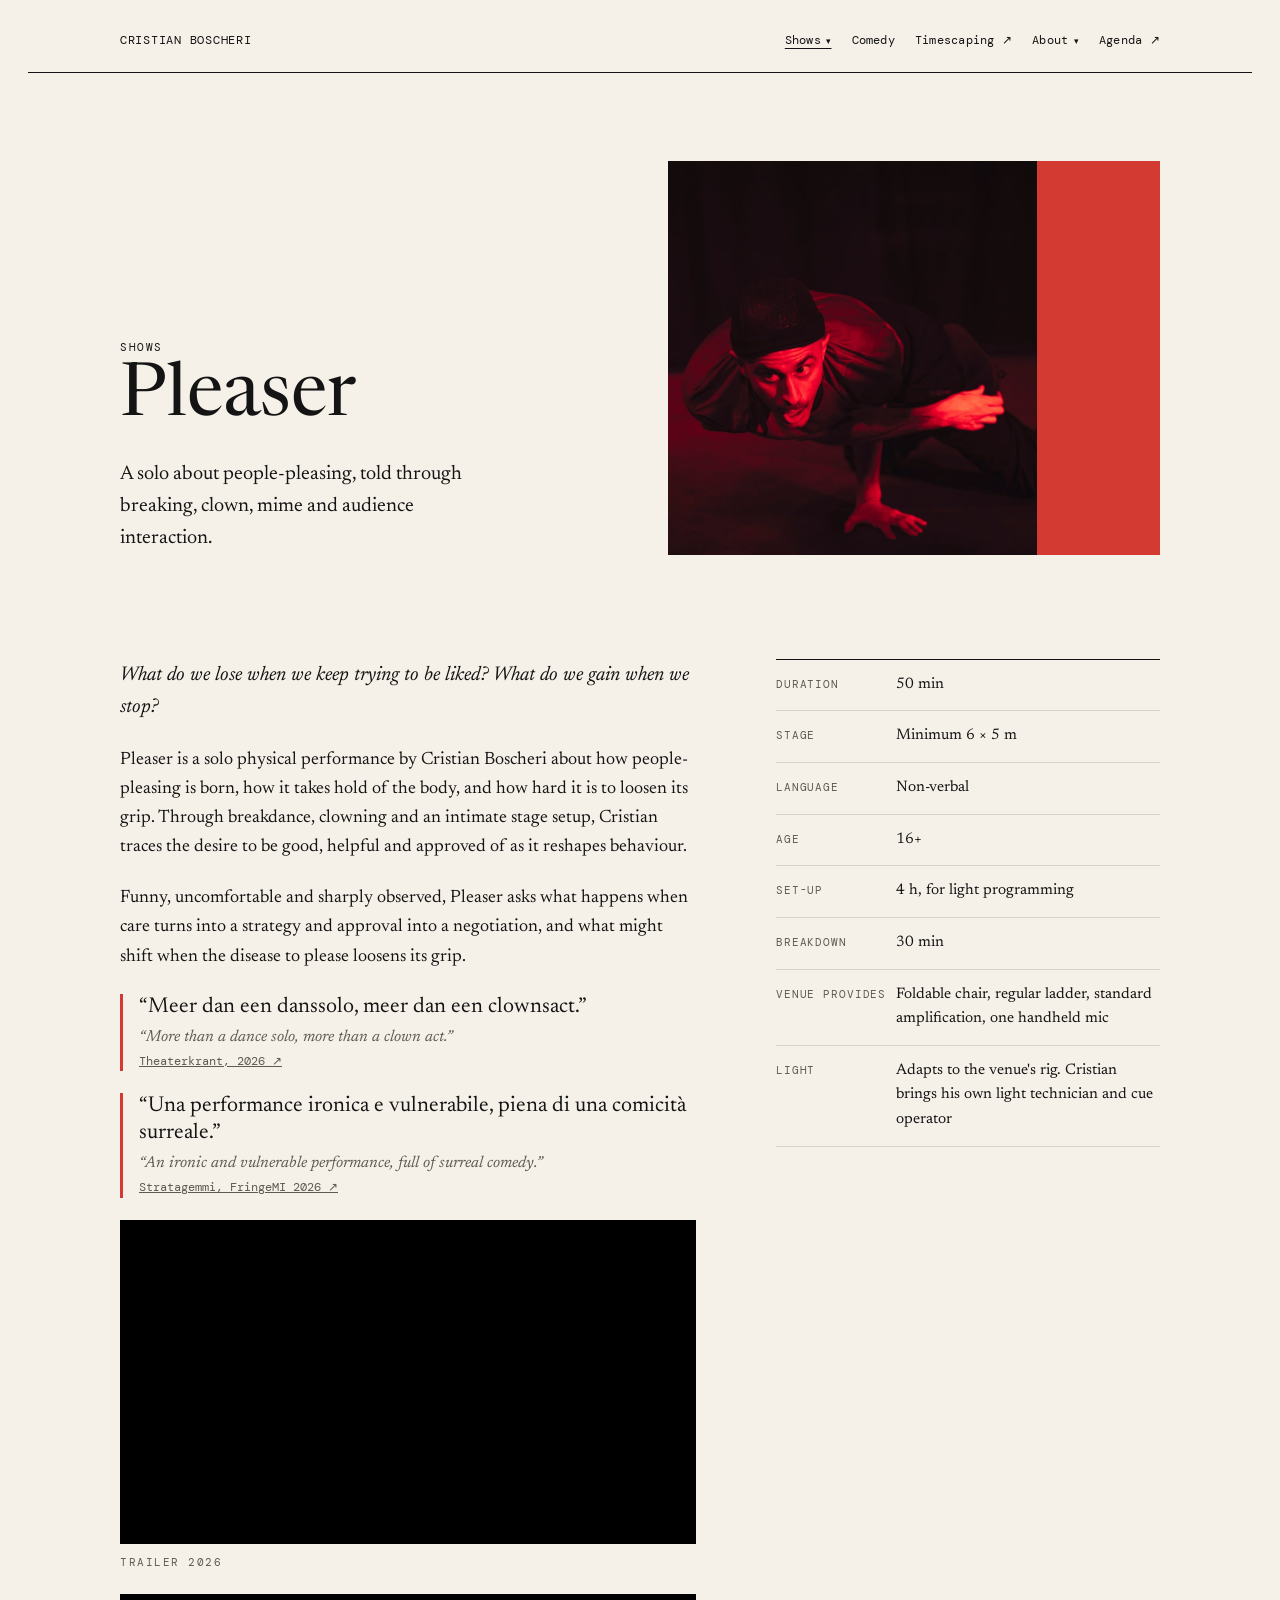
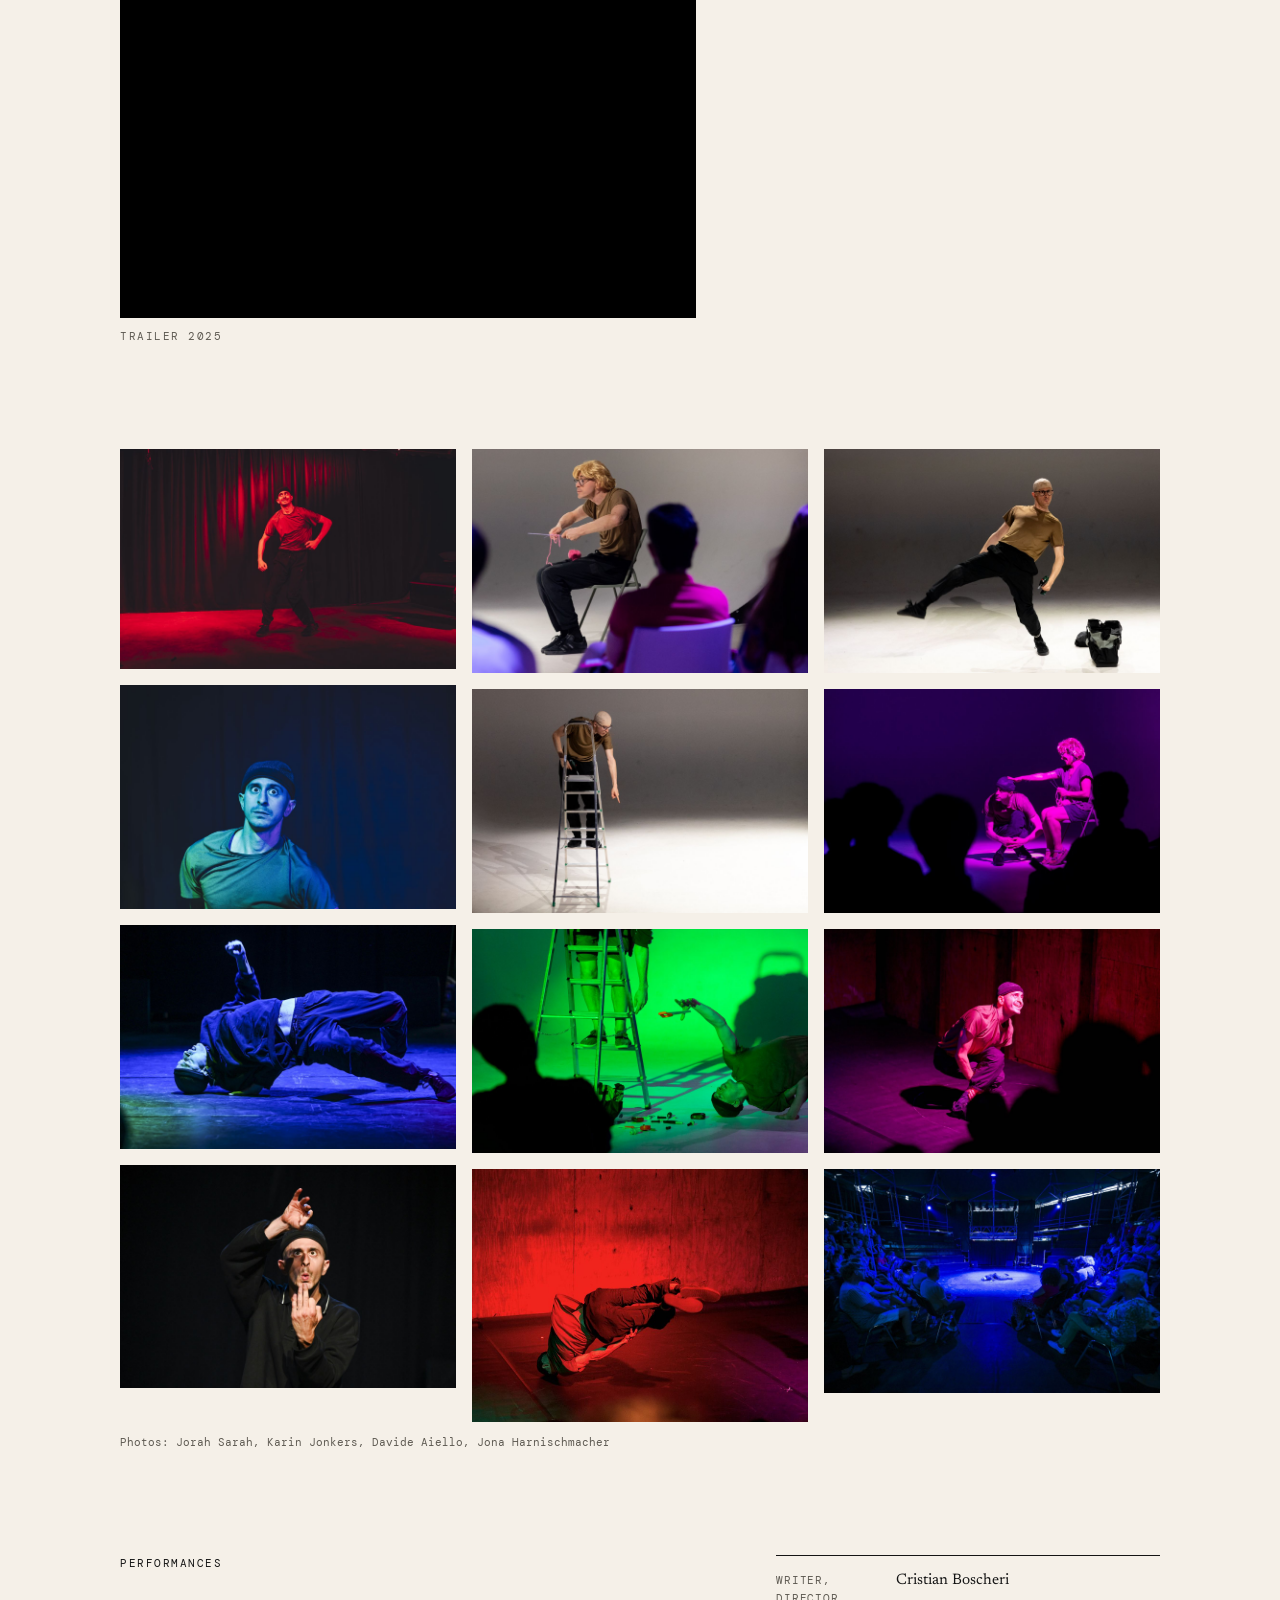
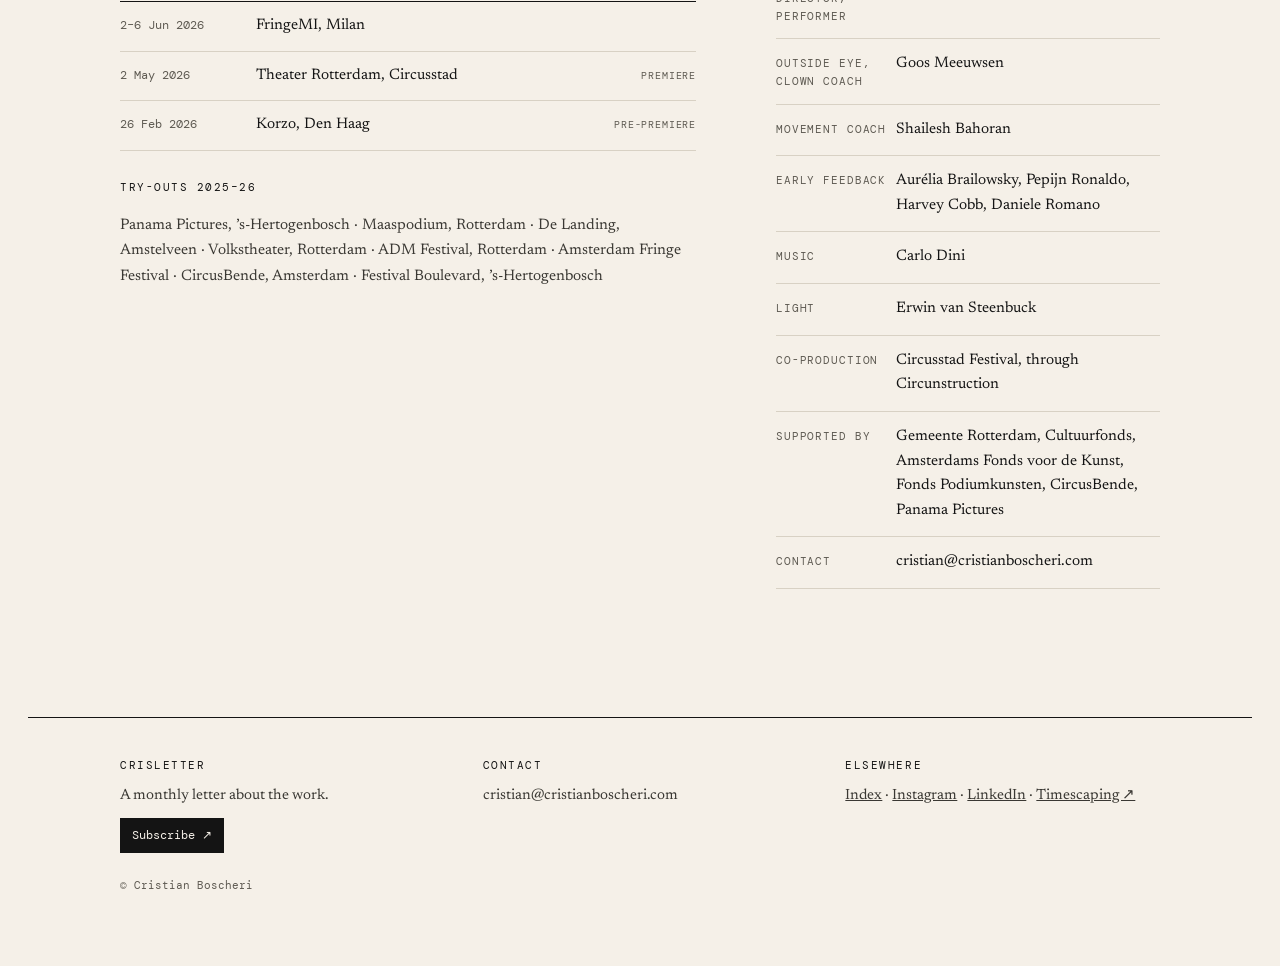
<file: pleaser.html>
<!doctype html>
<html lang="en">
<head>
<meta charset="utf-8">
<meta name="viewport" content="width=device-width, initial-scale=1, viewport-fit=cover">
<title>Pleaser · Cristian Boscheri</title>
<meta name="description" content="A solo about people-pleasing, told through breaking, clown, mime and audience interaction. 50 min.">
<meta property="og:title" content="Pleaser · Cristian Boscheri">
<meta property="og:description" content="A solo about people-pleasing, told through breaking, clown, mime and audience interaction. 50 min.">
<meta property="og:image" content="https://cristianboscheri.com/images/pleaser-hero.jpg">
<meta property="og:url" content="https://cristianboscheri.com/pleaser">
<meta name="twitter:card" content="summary_large_image">
<link rel="canonical" href="https://cristianboscheri.com/pleaser">
<link rel="preconnect" href="https://fonts.googleapis.com"><link rel="preconnect" href="https://fonts.gstatic.com" crossorigin>
<link rel="stylesheet" href="https://fonts.googleapis.com/css2?family=Newsreader:ital,opsz,wght@0,6..72,400;0,6..72,500;1,6..72,400&family=DM+Mono:wght@400;500&display=swap">
<link rel="stylesheet" href="/style.css?v=14">
<link rel="icon" type="image/png" sizes="32x32" href="/favicon-32x32.png">
<link rel="icon" type="image/png" sizes="16x16" href="/favicon-16x16.png">
<link rel="apple-touch-icon" href="/apple-touch-icon.png">
</head>
<body>
<header>
  <div class="wrap bar">
    <a class="brand" href="/">Cristian Boscheri</a>
    <nav aria-label="Main">
      <details class="menu" id="showsMenu"><summary class="cur">Shows</summary><div class="drop"><a href="/pleaser" aria-current="page">Pleaser</a><a href="/heavy-meta">Heavy Meta</a><a href="/earlier-shows">Earlier shows</a></div></details>
      <a href="/comedy">Comedy</a>
      <a href="https://timescaping.nl" target="_blank" rel="noopener">Timescaping ↗</a>
      <details class="menu" id="aboutMenu"><summary>About</summary><div class="drop"><a href="/about">About Cristian</a><a href="/hosting">Hosting</a><a href="/workshops">Workshops</a><a href="/index-of-work">Index</a></div></details>
      <a href="https://linktr.ee/Crinspires" target="_blank" rel="noopener">Agenda ↗</a>
    </nav>
  </div>
</header>
<main class="wrap">
<section class="page" data-page="pleaser" style="--c:var(--pleaser)">
  <div class="hero">
    <div><span class="lbl">Shows</span><h1>Pleaser</h1><p class="one">A solo about people-pleasing, told through breaking, clown, mime and audience interaction.</p></div>
    <div class="photo"><div class="img pic" role="img" aria-label="Pleaser" style="background-image:url(/images/pleaser-hero.jpg);background-position:30% 50%"></div><div class="field"></div></div>
  </div>
  <div class="cols">
    <div class="prose">
      <p class="q">What do we lose when we keep trying to be liked? What do we gain when we stop?</p>
      <p>Pleaser is a solo physical performance by Cristian Boscheri about how people-pleasing is born, how it takes hold of the body, and how hard it is to loosen its grip. Through breakdance, clowning and an intimate stage setup, Cristian traces the desire to be good, helpful and approved of as it reshapes behaviour.</p>
      <p>Funny, uncomfortable and sharply observed, Pleaser asks what happens when care turns into a strategy and approval into a negotiation, and what might shift when the disease to please loosens its grip.</p>
      <div class="quote"><p>“Meer dan een danssolo, meer dan een clownsact.”</p><p class="tr">“More than a dance solo, more than a clown act.”</p><a href="https://www.theaterkrant.nl/recensie/pleaser/cristian-boscheri/" target="_blank" rel="noopener">Theaterkrant, 2026 ↗</a></div>
      <div class="quote"><p>“Una performance ironica e vulnerabile, piena di una comicità surreale.”</p><p class="tr">“An ironic and vulnerable performance, full of surreal comedy.”</p><a href="https://www.stratagemmi.it/pleaser-crescere-imbrigliati/" target="_blank" rel="noopener">Stratagemmi, FringeMI 2026 ↗</a></div>
      <figure class="video"><div class="embed"><iframe src="https://www.youtube-nocookie.com/embed/kYNE2dPgftM" title="Pleaser trailer 2026" loading="lazy" allow="accelerometer; encrypted-media; picture-in-picture; fullscreen" allowfullscreen></iframe></div><figcaption class="lbl">Trailer 2026</figcaption></figure>
      <figure class="video"><div class="embed"><iframe src="https://www.youtube-nocookie.com/embed/qy6TRq-UFHg" title="Pleaser trailer 2025" loading="lazy" allow="accelerometer; encrypted-media; picture-in-picture; fullscreen" allowfullscreen></iframe></div><figcaption class="lbl">Trailer 2025</figcaption></figure>
    </div>
    <div class="side">
      <dl>
        <dt>Duration</dt><dd>50 min</dd>
        <dt>Stage</dt><dd>Minimum 6 × 5 m</dd>
        <dt>Language</dt><dd>Non-verbal</dd>
        <dt>Age</dt><dd>16+</dd>
        <dt>Set-up</dt><dd>4 h, for light programming</dd>
        <dt>Breakdown</dt><dd>30 min</dd>
        <dt>Venue provides</dt><dd>Foldable chair, regular ladder, standard amplification, one handheld mic</dd>
        <dt>Light</dt><dd>Adapts to the venue's rig. Cristian brings his own light technician and cue operator</dd>
      </dl>
    </div>
  </div>
  <figure class="gallery-wrap">
    <div class="gallery land">
      <img src="/images/pl-opening.jpg" alt="Pleaser: posing in red light in front of a curtain" loading="lazy">
      <img src="/images/pl-face.jpg" alt="Pleaser: wide-eyed close-up in teal light" loading="lazy">
      <img src="/images/pl-bridge.jpg" alt="Pleaser: breaking bridge with a raised fist in blue light" loading="lazy">
      <img src="/images/pl-mime.jpg" alt="Pleaser: a mime gesture in front of the face" loading="lazy">
      <img src="/images/pl-wig.jpg" alt="Pleaser: knitting in a blond wig" loading="lazy">
      <img src="/images/pl-ladder.jpg" alt="Pleaser: on a ladder, pointing down" loading="lazy">
      <img src="/images/pl-underladder.jpg" alt="Pleaser: upside down under a ladder in green light" loading="lazy">
      <img src="/images/pl-airflare.jpg" alt="Pleaser: upside down on one hand in red light" loading="lazy">
      <img src="/images/pl-kick.jpg" alt="Pleaser: leaning kick holding a toy drill" loading="lazy">
      <img src="/images/pl-headpat.jpg" alt="Pleaser: an audience member pats his head, in pink light" loading="lazy">
      <img src="/images/pl-smile.jpg" alt="Pleaser: crouching and smiling at the audience in purple light" loading="lazy">
      <img src="/images/pl-audience.jpg" alt="Pleaser: the audience seated in a circle around the stage" loading="lazy">
    </div>
    <figcaption>Photos: Jorah Sarah, Karin Jonkers, Davide Aiello, Jona Harnischmacher</figcaption>
  </figure>
  <div class="cols">
    <div class="side">
      <span class="lbl">Performances</span>
      <ul class="list">
        <li><span class="d">2–6 Jun 2026</span>FringeMI, Milan<span class="w"></span></li>
        <li><span class="d">2 May 2026</span>Theater Rotterdam, Circusstad<span class="w">premiere</span></li>
        <li><span class="d">26 Feb 2026</span>Korzo, Den Haag<span class="w">pre-premiere</span></li>
      </ul>
      <span class="lbl">Try-outs 2025–26</span>
      <p class="tryouts">Panama Pictures, ’s-Hertogenbosch · Maaspodium, Rotterdam · De Landing, Amstelveen · Volkstheater, Rotterdam · ADM Festival, Rotterdam · Amsterdam Fringe Festival · CircusBende, Amsterdam · Festival Boulevard, ’s-Hertogenbosch</p>
    </div>
    <div class="side">
      <dl>
        <dt>Writer, director, performer</dt><dd>Cristian Boscheri</dd>
        <dt>Outside eye, clown coach</dt><dd>Goos Meeuwsen</dd>
        <dt>Movement coach</dt><dd>Shailesh Bahoran</dd>
        <dt>Early feedback</dt><dd>Aurélia Brailowsky, Pepijn Ronaldo, Harvey Cobb, Daniele Romano</dd>
        <dt>Music</dt><dd>Carlo Dini</dd>
        <dt>Light</dt><dd>Erwin van Steenbuck</dd>
        <dt>Co-production</dt><dd>Circusstad Festival, through Circunstruction</dd>
        <dt>Supported by</dt><dd>Gemeente Rotterdam, Cultuurfonds, Amsterdams Fonds voor de Kunst, Fonds Podiumkunsten, CircusBende, Panama Pictures</dd>
        <dt>Contact</dt><dd style="user-select:all">cristian@cristianboscheri.com</dd>
      </dl>
    </div>
  </div>
</section>
</main>
<footer>
  <div class="wrap ft">
    <div><span class="lbl">Crisletter</span><p>A monthly letter about the work.</p>
      <a class="btn" href="https://crisletter.cristianboscheri.com" target="_blank" rel="noopener">Subscribe ↗</a>
    </div>
    <div><span class="lbl">Contact</span><p style="user-select:all">cristian@cristianboscheri.com</p></div>
    <div><span class="lbl">Elsewhere</span><p><a href="/index-of-work">Index</a> · <a href="https://www.instagram.com/crinspires/" target="_blank" rel="noopener">Instagram</a> · <a href="https://www.linkedin.com/in/cristian-boscheri-5519b393/" target="_blank" rel="noopener">LinkedIn</a> · <a href="https://timescaping.nl" target="_blank" rel="noopener">Timescaping ↗</a></p></div>
  </div>
  <p class="wrap note">© Cristian Boscheri</p>
</footer>
<script>(function(){var ms=document.querySelectorAll("details.menu");ms.forEach(function(m){m.addEventListener("toggle",function(){if(m.open)ms.forEach(function(o){if(o!==m)o.open=false;});});});document.addEventListener("click",function(e){ms.forEach(function(m){if(m.open&&!m.contains(e.target))m.open=false;});});})();</script>
</body>
</html>
</file>
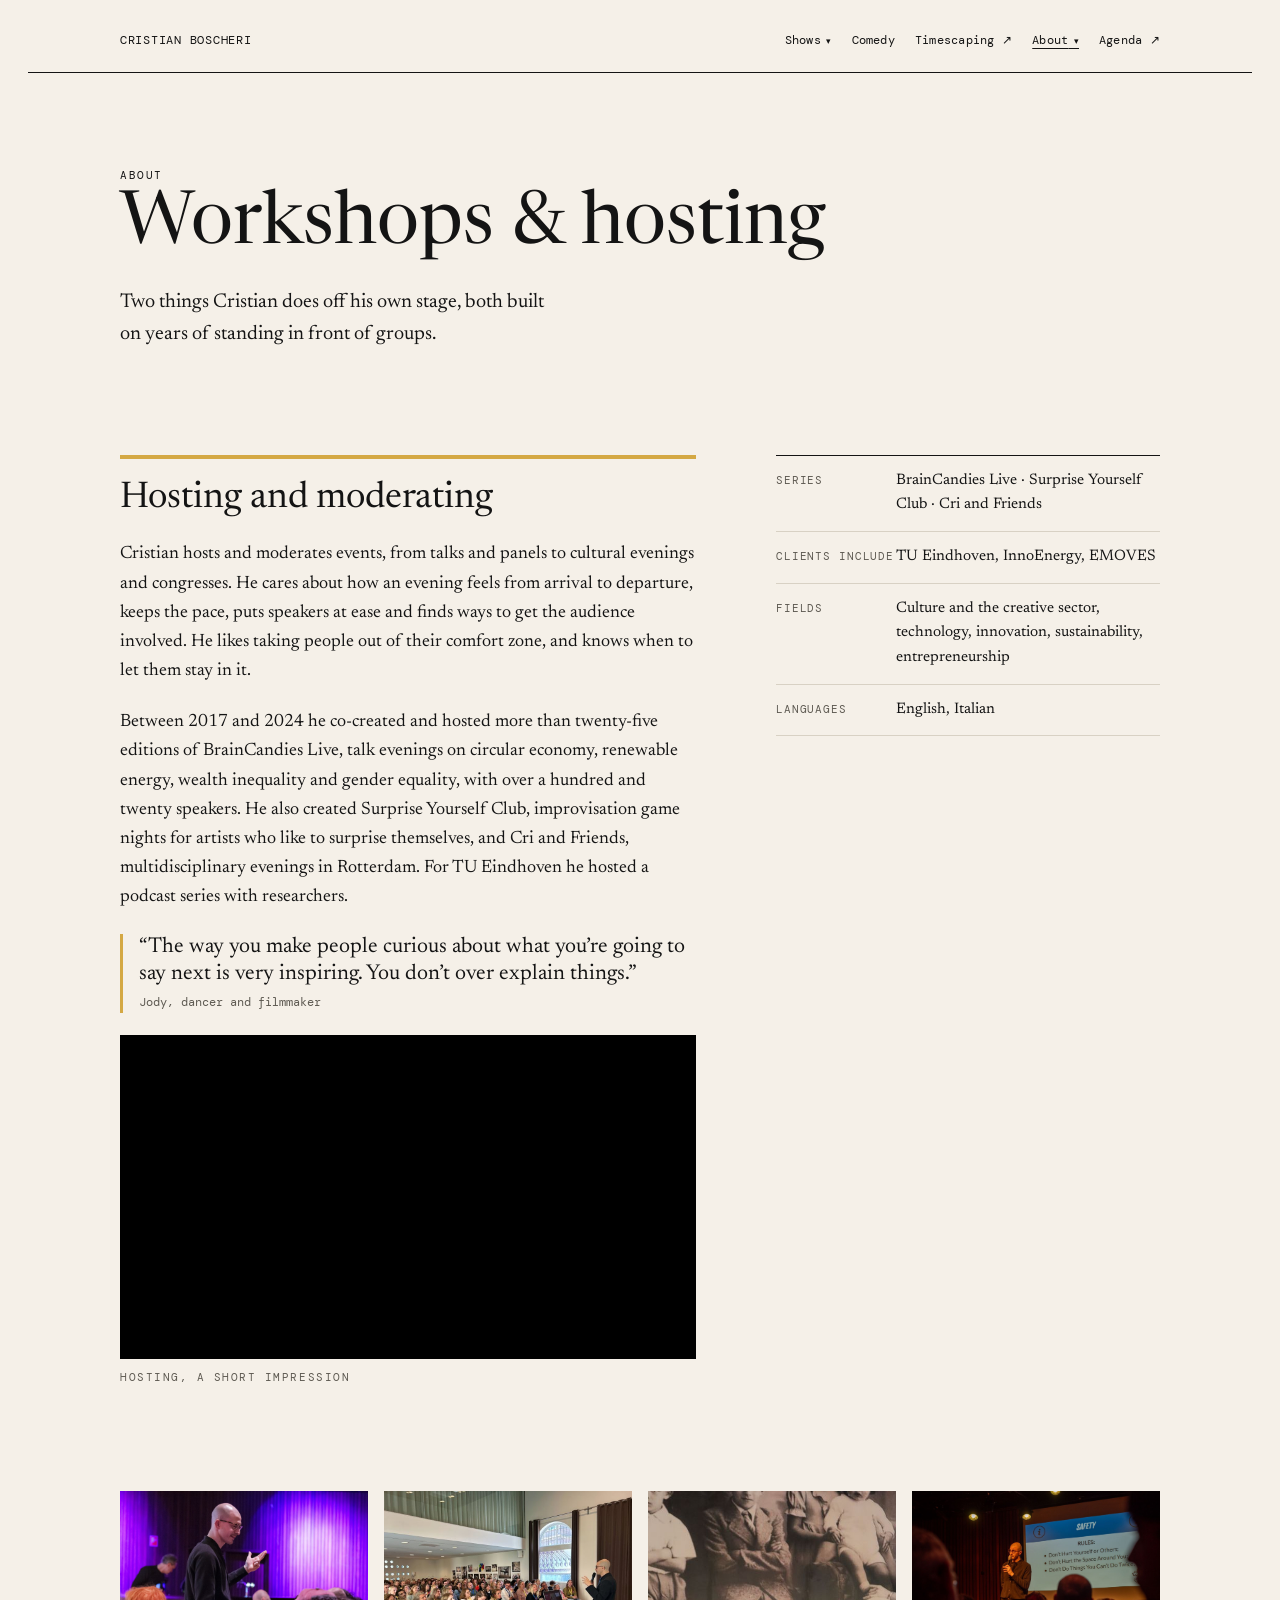
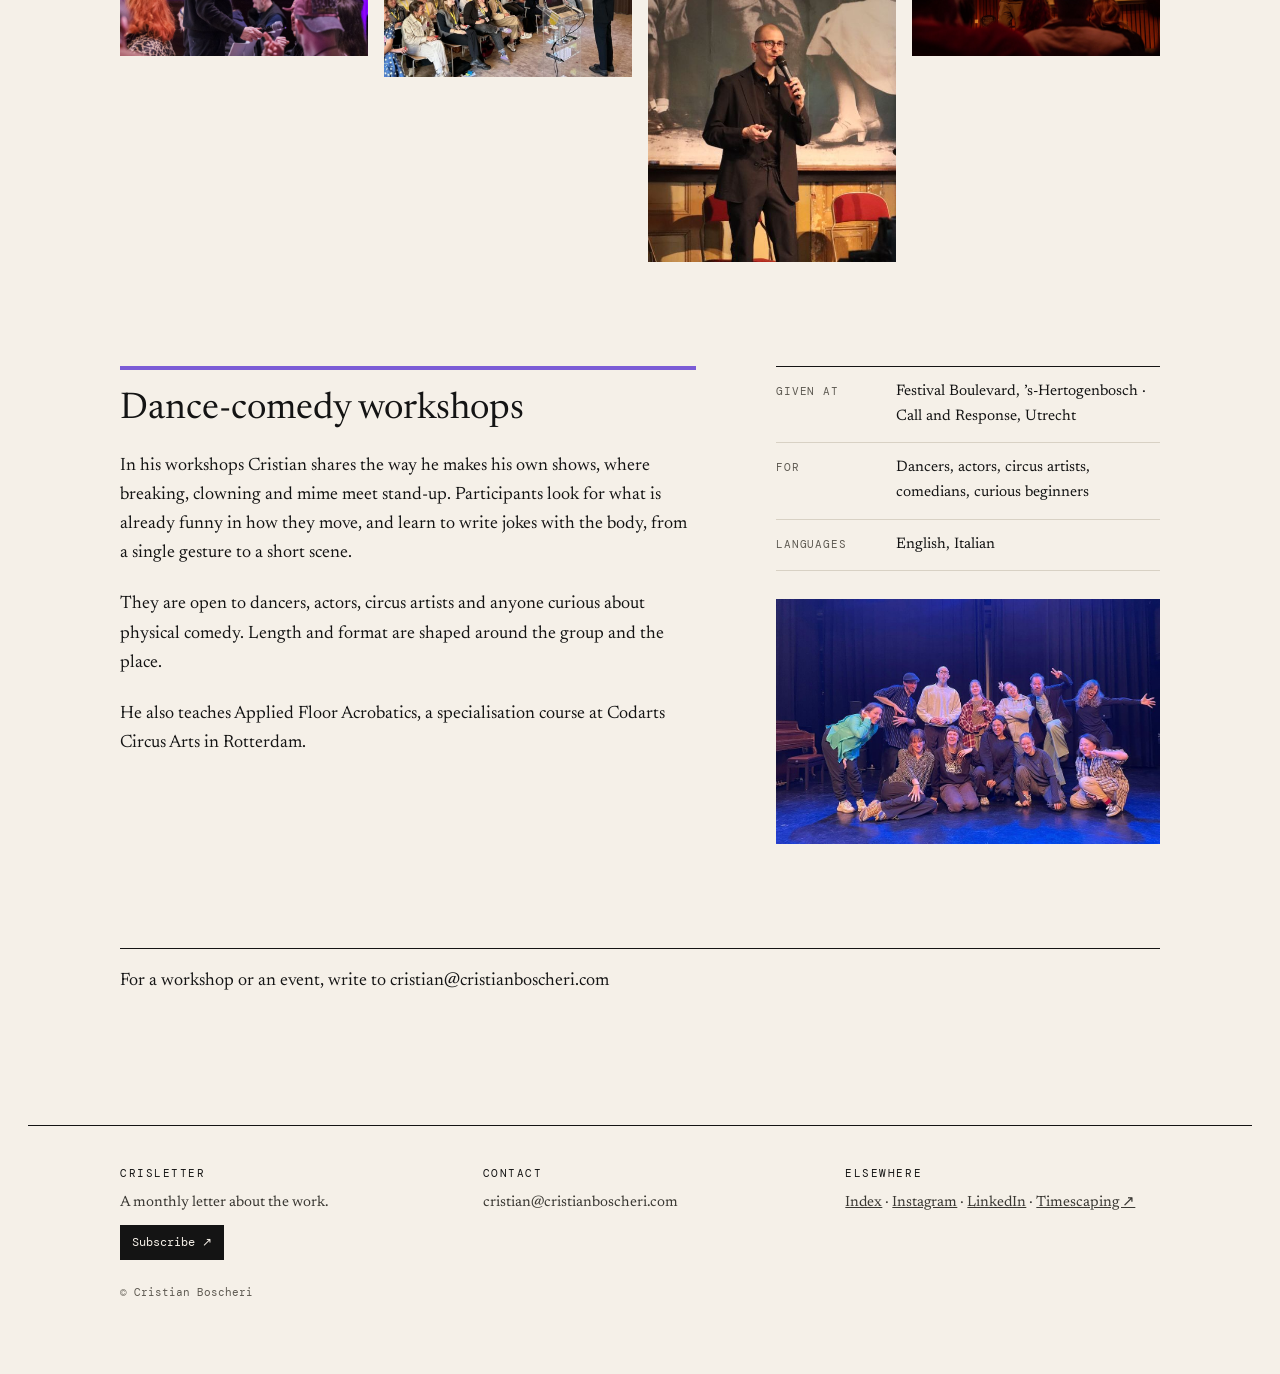
<file: workshops-hosting.html>
<!doctype html>
<html lang="en">
<head>
<meta charset="utf-8">
<meta name="viewport" content="width=device-width, initial-scale=1, viewport-fit=cover">
<title>Workshops & hosting · Cristian Boscheri</title>
<meta name="description" content="Dance-comedy workshops and event hosting by Cristian Boscheri.">
<meta property="og:title" content="Workshops & hosting · Cristian Boscheri">
<meta property="og:description" content="Dance-comedy workshops and event hosting by Cristian Boscheri.">
<meta property="og:image" content="https://cristianboscheri.com/images/portrait.jpg">
<meta property="og:url" content="https://cristianboscheri.com/workshops-hosting">
<meta name="twitter:card" content="summary_large_image">
<link rel="canonical" href="https://cristianboscheri.com/workshops-hosting">
<link rel="preconnect" href="https://fonts.googleapis.com"><link rel="preconnect" href="https://fonts.gstatic.com" crossorigin>
<link rel="stylesheet" href="https://fonts.googleapis.com/css2?family=Newsreader:ital,opsz,wght@0,6..72,400;0,6..72,500;1,6..72,400&family=DM+Mono:wght@400;500&display=swap">
<link rel="stylesheet" href="/style.css?v=7">
<link rel="icon" type="image/png" sizes="32x32" href="/favicon-32x32.png">
<link rel="icon" type="image/png" sizes="16x16" href="/favicon-16x16.png">
<link rel="apple-touch-icon" href="/apple-touch-icon.png">
</head>
<body>
<header>
  <div class="wrap bar">
    <a class="brand" href="/">Cristian Boscheri</a>
    <nav aria-label="Main">
      <details class="menu" id="showsMenu"><summary>Shows</summary><div class="drop"><a href="/pleaser">Pleaser</a><a href="/heavy-meta">Heavy Meta</a><a href="/earlier-shows">Earlier shows</a></div></details>
      <a href="/comedy">Comedy</a>
      <a href="https://timescaping.nl" target="_blank" rel="noopener">Timescaping ↗</a>
      <details class="menu" id="aboutMenu"><summary class="cur">About</summary><div class="drop"><a href="/about">About</a><a href="/workshops-hosting" aria-current="page">Workshops &amp; hosting</a><a href="/index-of-work">Index</a></div></details>
      <a href="https://linktr.ee/Crinspires" target="_blank" rel="noopener">Agenda ↗</a>
    </nav>
  </div>
</header>
<main class="wrap">
<section class="page" data-page="workshops">
  <div class="intro">
    <span class="lbl">About</span><h1>Workshops &amp; hosting</h1>
    <p class="one">Two things Cristian does off his own stage, both built on years of standing in front of groups.</p>
  </div>

  <div class="cols" style="--c:var(--gold)">
    <div class="prose">
      <h2 class="h2">Hosting and moderating</h2>
      <p>Cristian hosts and moderates events, from talks and panels to cultural evenings and congresses. He cares about how an evening feels from arrival to departure, keeps the pace, puts speakers at ease and finds ways to get the audience involved. He likes taking people out of their comfort zone, and knows when to let them stay in it.</p>
      <p>Between 2017 and 2024 he co-created and hosted more than twenty-five editions of BrainCandies Live, talk evenings on circular economy, renewable energy, wealth inequality and gender equality, with over a hundred and twenty speakers. He also created Surprise Yourself Club, improvisation game nights for artists who like to surprise themselves, and Cri and Friends, multidisciplinary evenings in Rotterdam. For TU Eindhoven he hosted a podcast series with researchers.</p>
      <div class="quote"><p>“The way you make people curious about what you’re going to say next is very inspiring. You don’t over explain things.”</p><a>Jody, dancer and filmmaker</a></div>
      <figure class="video"><div class="embed"><iframe src="https://www.youtube-nocookie.com/embed/LVRDSJOAG0U" title="Cristian Boscheri hosting" loading="lazy" allow="accelerometer; encrypted-media; picture-in-picture; fullscreen" allowfullscreen></iframe></div><figcaption class="lbl">Hosting, a short impression</figcaption></figure>
    </div>
    <div class="side">
      <dl>
        <dt>Series</dt><dd>BrainCandies Live · Surprise Yourself Club · Cri and Friends</dd>
        <dt>Clients include</dt><dd>TU Eindhoven, InnoEnergy, EMOVES</dd>
        <dt>Fields</dt><dd>Culture and the creative sector, technology, innovation, sustainability, entrepreneurship</dd>
        <dt>Languages</dt><dd>English, Italian</dd>
      </dl>
    </div>
  </div>

  <figure class="gallery-wrap">
    <div class="gallery four">
      <img src="/images/host-crowd.jpg" alt="Hosting, talking with the audience in their seats" loading="lazy">
      <img src="/images/host-hall.jpg" alt="Hosting in front of a full hall" loading="lazy">
      <img src="/images/host-portrait.jpg" alt="Hosting with a microphone and a clicker" loading="lazy">
      <img src="/images/host-safety.jpg" alt="Hosting BrainCandies Large at Urban Dans Dagen" loading="lazy">
    </div>
  </figure>

  <div class="cols" style="--c:var(--comedy)">
    <div class="prose">
      <h2 class="h2">Dance-comedy workshops</h2>
      <p>In his workshops Cristian shares the way he makes his own shows, where breaking, clowning and mime meet stand-up. Participants look for what is already funny in how they move, and learn to write jokes with the body, from a single gesture to a short scene.</p>
      <p>They are open to dancers, actors, circus artists and anyone curious about physical comedy. Length and format are shaped around the group and the place.</p>
      <p>He also teaches Applied Floor Acrobatics, a specialisation course at Codarts Circus Arts in Rotterdam.</p>
    </div>
    <div class="side">
      <dl>
        <dt>Given at</dt><dd>Festival Boulevard, ’s-Hertogenbosch · Call and Response, Utrecht</dd>
        <dt>For</dt><dd>Dancers, actors, circus artists, comedians, curious beginners</dd>
        <dt>Languages</dt><dd>English, Italian</dd>
      </dl>
      <img class="side-img" src="/images/workshop-group.jpg" alt="Workshop participants making funny faces on stage" loading="lazy">
    </div>
  </div>

  <div class="blk"><p>For a workshop or an event, write to <span style="user-select:all">cristian@cristianboscheri.com</span></p></div>
</section>
</main>
<footer>
  <div class="wrap ft">
    <div><span class="lbl">Crisletter</span><p>A monthly letter about the work.</p>
      <a class="btn" href="https://crisletter.cristianboscheri.com" target="_blank" rel="noopener">Subscribe ↗</a>
    </div>
    <div><span class="lbl">Contact</span><p style="user-select:all">cristian@cristianboscheri.com</p></div>
    <div><span class="lbl">Elsewhere</span><p><a href="/index-of-work">Index</a> · <a href="https://www.instagram.com/crinspires/" target="_blank" rel="noopener">Instagram</a> · <a href="https://www.linkedin.com/in/cristian-boscheri-5519b393/" target="_blank" rel="noopener">LinkedIn</a> · <a href="https://timescaping.nl" target="_blank" rel="noopener">Timescaping ↗</a></p></div>
  </div>
  <p class="wrap note">© Cristian Boscheri</p>
</footer>
<script>(function(){var ms=document.querySelectorAll("details.menu");ms.forEach(function(m){m.addEventListener("toggle",function(){if(m.open)ms.forEach(function(o){if(o!==m)o.open=false;});});});document.addEventListener("click",function(e){ms.forEach(function(m){if(m.open&&!m.contains(e.target))m.open=false;});});})();</script>
</body>
</html>
</file>
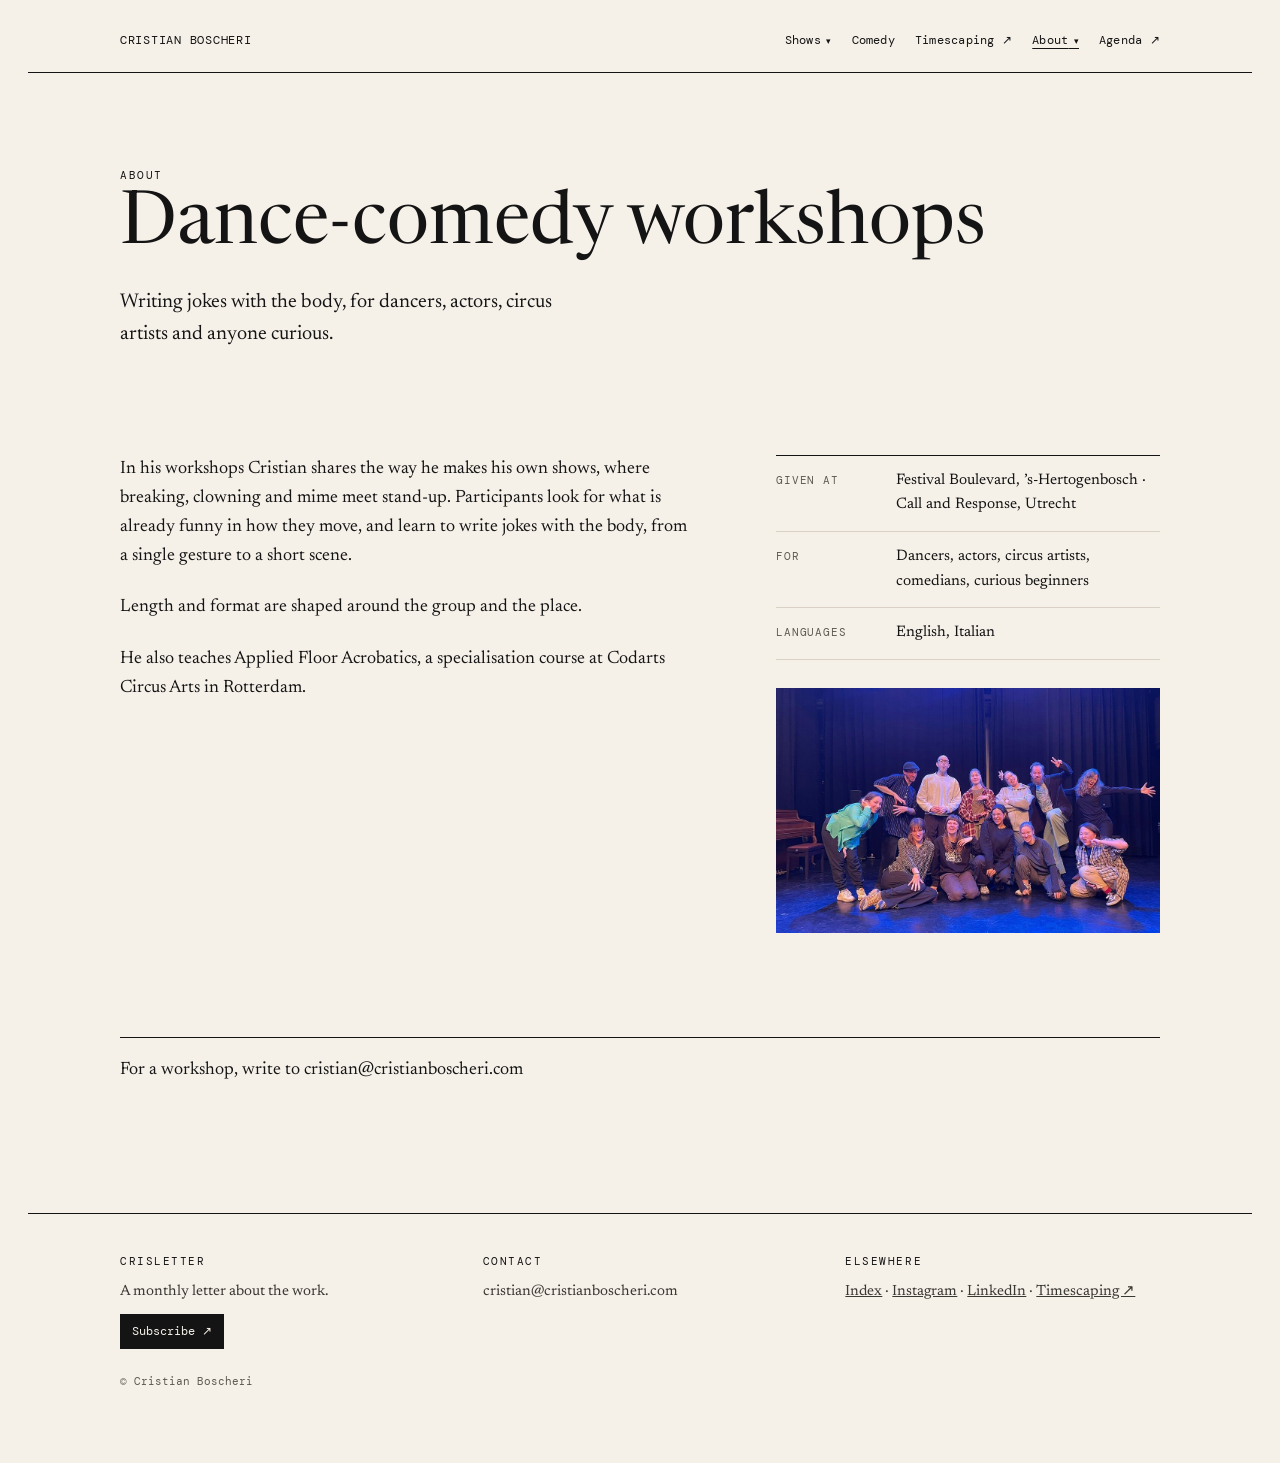
<file: workshops.html>
<!doctype html>
<html lang="en">
<head>
<meta charset="utf-8">
<meta name="viewport" content="width=device-width, initial-scale=1, viewport-fit=cover">
<title>Dance-comedy workshops · Cristian Boscheri</title>
<meta name="description" content="Dance-comedy workshops by Cristian Boscheri, where participants write jokes with the body.">
<meta property="og:title" content="Dance-comedy workshops · Cristian Boscheri">
<meta property="og:description" content="Dance-comedy workshops by Cristian Boscheri, where participants write jokes with the body.">
<meta property="og:image" content="https://cristianboscheri.com/images/portrait.jpg">
<meta property="og:url" content="https://cristianboscheri.com/workshops">
<meta name="twitter:card" content="summary_large_image">
<link rel="canonical" href="https://cristianboscheri.com/workshops">
<link rel="preconnect" href="https://fonts.googleapis.com"><link rel="preconnect" href="https://fonts.gstatic.com" crossorigin>
<link rel="stylesheet" href="https://fonts.googleapis.com/css2?family=Newsreader:ital,opsz,wght@0,6..72,400;0,6..72,500;1,6..72,400&family=DM+Mono:wght@400;500&display=swap">
<link rel="stylesheet" href="/style.css?v=14">
<link rel="icon" type="image/png" sizes="32x32" href="/favicon-32x32.png">
<link rel="icon" type="image/png" sizes="16x16" href="/favicon-16x16.png">
<link rel="apple-touch-icon" href="/apple-touch-icon.png">
</head>
<body>
<header>
  <div class="wrap bar">
    <a class="brand" href="/">Cristian Boscheri</a>
    <nav aria-label="Main">
      <details class="menu" id="showsMenu"><summary>Shows</summary><div class="drop"><a href="/pleaser">Pleaser</a><a href="/heavy-meta">Heavy Meta</a><a href="/earlier-shows">Earlier shows</a></div></details>
      <a href="/comedy">Comedy</a>
      <a href="https://timescaping.nl" target="_blank" rel="noopener">Timescaping ↗</a>
      <details class="menu" id="aboutMenu"><summary class="cur">About</summary><div class="drop"><a href="/about">About Cristian</a><a href="/hosting">Hosting</a><a href="/workshops" aria-current="page">Workshops</a><a href="/index-of-work">Index</a></div></details>
      <a href="https://linktr.ee/Crinspires" target="_blank" rel="noopener">Agenda ↗</a>
    </nav>
  </div>
</header>
<main class="wrap">
<section class="page" data-page="workshops">
  <div class="intro">
    <span class="lbl">About</span><h1>Dance-comedy workshops</h1>
    <p class="one">Writing jokes with the body, for dancers, actors, circus artists and anyone curious.</p>
  </div>

  <div class="cols" style="--c:var(--comedy)">
    <div class="prose">
      <p>In his workshops Cristian shares the way he makes his own shows, where breaking, clowning and mime meet stand-up. Participants look for what is already funny in how they move, and learn to write jokes with the body, from a single gesture to a short scene.</p>
      <p>Length and format are shaped around the group and the place.</p>
      <p>He also teaches Applied Floor Acrobatics, a specialisation course at Codarts Circus Arts in Rotterdam.</p>
    </div>
    <div class="side">
      <dl>
        <dt>Given at</dt><dd>Festival Boulevard, ’s-Hertogenbosch · Call and Response, Utrecht</dd>
        <dt>For</dt><dd>Dancers, actors, circus artists, comedians, curious beginners</dd>
        <dt>Languages</dt><dd>English, Italian</dd>
      </dl>
      <img class="side-img" src="/images/workshop-group.jpg" alt="Workshop participants making funny faces on stage" loading="lazy">
    </div>
  </div>


  <div class="blk"><p>For a workshop, write to <span style="user-select:all">cristian@cristianboscheri.com</span></p></div>
</section>
</main>
<footer>
  <div class="wrap ft">
    <div><span class="lbl">Crisletter</span><p>A monthly letter about the work.</p>
      <a class="btn" href="https://crisletter.cristianboscheri.com" target="_blank" rel="noopener">Subscribe ↗</a>
    </div>
    <div><span class="lbl">Contact</span><p style="user-select:all">cristian@cristianboscheri.com</p></div>
    <div><span class="lbl">Elsewhere</span><p><a href="/index-of-work">Index</a> · <a href="https://www.instagram.com/crinspires/" target="_blank" rel="noopener">Instagram</a> · <a href="https://www.linkedin.com/in/cristian-boscheri-5519b393/" target="_blank" rel="noopener">LinkedIn</a> · <a href="https://timescaping.nl" target="_blank" rel="noopener">Timescaping ↗</a></p></div>
  </div>
  <p class="wrap note">© Cristian Boscheri</p>
</footer>
<script>(function(){var ms=document.querySelectorAll("details.menu");ms.forEach(function(m){m.addEventListener("toggle",function(){if(m.open)ms.forEach(function(o){if(o!==m)o.open=false;});});});document.addEventListener("click",function(e){ms.forEach(function(m){if(m.open&&!m.contains(e.target))m.open=false;});});})();</script>
</body>
</html>
</file>
<file: style.css>
/* Layout: research-catalogue on cream paper. Serif reading text, DM Mono labels, one colour field per work. Deliberately single-theme (light paper), colours set explicitly. */
:root{
  --paper:#f5f0e8; --ink:#141414; --soft:#5e5a52; --rule:#d8d1c4; --ph:#a9a39a;
  --pleaser:#d23a32; --meta:#2f7d3b; --comedy:#7b5cd6; --ts:#0a1a0f; --gold:#d4a843;
  --serif:"Newsreader", "Iowan Old Style", Georgia, serif;
  --mono:"DM Mono", ui-monospace, Menlo, Consolas, monospace;
  color-scheme:light;
}
html,body{background:var(--paper);color:var(--ink)}
body{font-family:var(--serif);font-size:18px;line-height:1.62;padding-inline:20px;padding-block:0 0}
a{color:inherit}
.wrap{max-width:1040px;margin:0 auto}
.lbl{font-family:var(--mono);font-size:.68rem;letter-spacing:.14em;text-transform:uppercase;color:var(--ink)}
.soft{color:var(--soft)}
h1,h2,h3{font-weight:400;margin:0;text-wrap:balance;line-height:1.08}

/* header */
header{position:sticky;top:env(safe-area-inset-top,0px);background:var(--paper);z-index:5;border-bottom:1px solid var(--ink)}
.bar{display:flex;justify-content:space-between;align-items:center;gap:16px;flex-wrap:wrap;padding-block:22px}
.brand{font-family:var(--mono);font-size:.78rem;letter-spacing:.06em;text-transform:uppercase;text-decoration:none}
nav{display:flex;gap:20px;align-items:center;flex-wrap:wrap;font-family:var(--mono);font-size:.78rem;letter-spacing:.02em}
nav a{text-decoration:none}
nav a:hover,nav summary:hover{text-decoration:underline;text-underline-offset:4px}
nav a[aria-current="page"]{text-decoration:underline;text-underline-offset:4px}
details{position:relative}
summary{cursor:pointer;list-style:none}
summary::-webkit-details-marker{display:none}
summary::after{content:" ▾";font-size:.7em}
.drop{position:absolute;top:calc(100% + 10px);left:-12px;background:var(--paper);border:1px solid var(--ink);display:flex;flex-direction:column;min-width:150px}
.drop a{padding:9px 12px;border-top:1px solid var(--rule)}
.drop a:first-child{border-top:0}
@media (max-width:640px){
  .bar{gap:14px;padding-block:18px}
  .brand{flex-basis:100%}
  nav{flex-basis:100%;flex-wrap:nowrap;justify-content:space-between;gap:10px;font-size:.7rem;letter-spacing:0;white-space:nowrap}
  .drop{left:-10px;min-width:140px}
}
:focus-visible{outline:2px solid var(--meta);outline-offset:3px}

/* pages */
.page{padding-block:88px 128px;display:flex;flex-direction:column;gap:104px}
@media (max-width:640px){.page{padding-block:52px 80px;gap:68px}}


/* home */
.say{font-size:clamp(1.7rem,4.4vw,2.9rem);max-width:24ch;line-height:1.12}
.meta{font-family:var(--mono);font-size:.74rem;color:var(--soft);margin-top:12px}
.works{display:grid;grid-template-columns:repeat(2,minmax(0,1fr));gap:72px 48px}
@media (max-width:640px){.works{grid-template-columns:1fr;gap:56px}}
.work{display:flex;flex-direction:column;gap:12px;text-decoration:none;border-top:1px solid var(--ink);padding-top:16px;min-width:0}
.work:hover h3{text-decoration:underline;text-underline-offset:5px;text-decoration-thickness:1px}
.photo{position:relative;aspect-ratio:4/3;max-width:100%;display:grid;grid-template-columns:3fr 1fr;overflow:hidden}
.photo .img{background:repeating-linear-gradient(135deg,#b3ada3 0 2px,var(--ph) 2px 14px);display:flex;align-items:flex-end;padding:10px;font-family:var(--mono);font-size:.64rem;letter-spacing:.1em;text-transform:uppercase;color:#f5f0e8}
.photo .field{background:var(--c)}
.photo .img.pic{background-size:cover;background-repeat:no-repeat;color:transparent}
.gallery{display:grid;grid-template-columns:repeat(3,minmax(0,1fr));gap:20px}
.gallery.two{grid-template-columns:repeat(2,minmax(0,1fr))}
@media (max-width:640px){.gallery,.gallery.two{grid-template-columns:repeat(2,minmax(0,1fr))}}
.gallery img{width:100%;height:100%;aspect-ratio:3/4;object-fit:cover;display:block}
.gallery.two img{aspect-ratio:auto}
.photo.ts .field{background:#8fa9c4}
.work h3{font-size:1.6rem}
.work .k{font-family:var(--mono);font-size:.72rem;color:var(--soft)}
.blk{border-top:1px solid var(--ink);padding-top:18px;display:flex;flex-direction:column;gap:18px}
.bio{font-size:1.15rem;max-width:56ch}
.more{font-family:var(--mono);font-size:.74rem;text-underline-offset:4px;align-self:flex-start}
.facts{list-style:none;margin:0;padding:0}
.facts li{display:grid;grid-template-columns:6rem minmax(0,1fr);gap:12px;padding:9px 0;border-bottom:1px solid var(--rule)}
.facts b{font-family:var(--mono);font-weight:400;font-size:.74rem;color:var(--soft);padding-top:4px;font-variant-numeric:tabular-nums}
.names{max-width:70ch;color:#3a3833}

/* show pages */
.hero{display:grid;grid-template-columns:minmax(0,1fr) minmax(0,1fr);gap:56px;align-items:end}
@media (max-width:760px){.hero{grid-template-columns:1fr}}
.hero h1{font-size:clamp(2.6rem,7vw,4.6rem);line-height:1}
.hero .one{font-size:1.25rem;margin-top:22px;max-width:32ch}
.hero .photo{aspect-ratio:5/4}
.cols{display:grid;grid-template-columns:minmax(0,1.5fr) minmax(0,1fr);gap:80px;align-items:start}
@media (max-width:760px){.cols{grid-template-columns:1fr;gap:56px}}
.prose{display:flex;flex-direction:column;gap:22px;max-width:62ch}
.prose .q{font-style:italic;font-size:1.25rem}
.quote{border-left:3px solid var(--c);padding-left:16px;display:flex;flex-direction:column;gap:6px}
.quote p{font-size:1.35rem;line-height:1.25}
.quote a{font-family:var(--mono);font-size:.72rem;color:var(--soft)}
.side{display:flex;flex-direction:column;gap:28px}
dl{margin:0;display:grid;grid-template-columns:7.5rem minmax(0,1fr);border-top:1px solid var(--ink)}
dt,dd{margin:0;padding:13px 0;border-bottom:1px solid var(--rule);font-size:.95rem}
dt{font-family:var(--mono);font-size:.68rem;letter-spacing:.08em;text-transform:uppercase;color:var(--soft);padding-top:16px}
.vids{display:flex;flex-wrap:wrap;gap:12px}
.vid{display:flex;align-items:center;gap:12px;text-decoration:none;border:1px solid var(--ink);padding:10px 14px 10px 10px;min-width:0}
.vid i{width:38px;height:38px;background:var(--c);display:grid;place-items:center;flex:none}
.vid i::after{content:"";border-left:11px solid var(--paper);border-top:7px solid transparent;border-bottom:7px solid transparent;margin-left:3px}
.vid span{font-family:var(--mono);font-size:.74rem}
.vid:hover{background:var(--ink);color:var(--paper)}
.list{list-style:none;margin:0;padding:0;border-top:1px solid var(--ink)}
.list li{display:grid;grid-template-columns:7.5rem minmax(0,1fr) auto;gap:16px;padding:12px 0;border-bottom:1px solid var(--rule);font-size:.95rem}
.list .d{font-family:var(--mono);font-size:.72rem;color:var(--soft);padding-top:3px}
.list .w{font-family:var(--mono);font-size:.64rem;color:var(--soft);padding-top:4px;text-transform:uppercase;letter-spacing:.08em}
@media (max-width:520px){.list li{grid-template-columns:1fr}.list .w{padding-top:0}}
.book{background:var(--c);padding:36px;display:flex;flex-direction:column;gap:12px}
.book.dark{color:var(--paper)}
.book p{max-width:60ch}
.book .mail{font-family:var(--mono);font-size:.85rem;user-select:all}
.cross{font-family:var(--mono);font-size:.78rem}

/* footer */
footer{border-top:1px solid var(--ink);padding-block:36px 64px}
.ft{display:grid;grid-template-columns:repeat(3,minmax(0,1fr));gap:48px;font-size:.92rem}
@media (max-width:640px){.ft{grid-template-columns:1fr}}
.ft p{margin:6px 0 0;color:#3a3833}
.sub{display:flex;border:1px solid var(--ink);margin-top:10px;max-width:320px}
.sub input{flex:1;min-width:0;border:0;background:transparent;padding:8px 10px;font-family:var(--mono);font-size:.74rem;color:var(--ink)}
.sub button{border:0;background:var(--ink);color:var(--paper);font-family:var(--mono);font-size:.72rem;padding:8px 12px;cursor:pointer}
.note{font-family:var(--mono);font-size:.68rem;color:var(--soft);margin-top:24px}
p{margin:0}

.embed{position:relative;aspect-ratio:16/9;max-width:100%;background:#000}
.embed iframe{position:absolute;inset:0;width:100%;height:100%;border:0}
.btn{display:inline-block;margin-top:10px;font-family:var(--mono);font-size:.74rem;background:var(--ink);color:var(--paper);padding:8px 12px;text-decoration:none}
.quote .tr{font-size:1rem;font-style:italic;color:var(--soft)}
.video{margin:0;display:flex;flex-direction:column;gap:10px}
.video figcaption{color:var(--soft)}
.tryouts{font-size:.95rem;line-height:1.7;color:#3a3833;margin-top:-12px}
.gallery-wrap{margin:0;display:flex;flex-direction:column;gap:12px}
.gallery-wrap figcaption{font-family:var(--mono);font-size:.68rem;color:var(--soft)}
.gallery.land{grid-template-columns:repeat(4,minmax(0,1fr))}
.gallery.land img{aspect-ratio:4/3}
@media (max-width:760px){.gallery.land{grid-template-columns:repeat(2,minmax(0,1fr))}}
/* galleries: whole photos, mixed orientation, no cropping */
.gallery,.gallery.two,.gallery.land{display:block;columns:3;column-gap:16px}
.gallery img,.gallery.two img,.gallery.land img{width:100%;height:auto;aspect-ratio:auto;object-fit:initial;margin:0 0 16px;break-inside:avoid}
@media (max-width:640px){.gallery,.gallery.two,.gallery.land{columns:2;column-gap:10px}.gallery img{margin-bottom:10px}}

/* index timeline */
.strip{display:grid;grid-template-columns:repeat(22,minmax(0,1fr));gap:4px;align-items:end;height:96px;border-bottom:1px solid var(--ink);padding-bottom:6px}
.strip .yb{display:flex;flex-direction:column;justify-content:flex-end;height:100%;text-decoration:none;min-width:0}
.strip .yb::before{content:"";display:block;height:calc(var(--h) * 62px + 2px);background:var(--ink);transition:background .15s}
.strip .yb.empty::before{background:var(--rule)}
.strip .yb:hover::before,.strip .yb:focus-visible::before{background:var(--comedy)}
.strip .yb span{font-family:var(--mono);font-size:.6rem;color:var(--soft);text-align:center;margin-top:6px}
.filters{display:flex;flex-wrap:wrap;gap:8px 18px;font-family:var(--mono);font-size:.74rem}
.filters button{background:none;border:0;border-bottom:1px solid transparent;padding:4px 0;cursor:pointer;color:var(--soft);font:inherit;display:inline-flex;align-items:center;gap:7px}
.filters button.on{color:var(--ink);border-bottom-color:var(--ink)}
.filters i,.dot{width:9px;height:9px;border-radius:50%;background:var(--d);display:inline-block;flex:none}
.tl{display:flex;flex-direction:column;gap:40px}
.ix-more[hidden]{display:none}
.page[data-page="index"]{gap:44px}
.tl .yr{display:grid;grid-template-columns:7rem minmax(0,1fr);gap:24px;border-top:1px solid var(--ink);padding-top:14px;scroll-margin-top:96px}
.tl h2{font-size:2.1rem;line-height:1}
.tl ul{list-style:none;margin:0;padding:0}
.it{border-bottom:1px solid var(--rule);transition:opacity .2s}
.it.dim{opacity:.14}
.row{all:unset;box-sizing:border-box;width:100%;display:grid;grid-template-columns:14px minmax(0,1fr) minmax(0,auto);gap:12px;align-items:baseline;padding:11px 0;cursor:pointer}
.row[disabled]{cursor:default}
.row:focus-visible{outline:2px solid var(--meta);outline-offset:2px}
.row .t{font-size:1rem;line-height:1.35}
.row .r{font-family:var(--mono);font-size:.68rem;color:var(--soft);text-align:right}
.row[aria-expanded="false"] .t::after{content:" +";color:var(--soft);font-family:var(--mono);font-size:.7rem}
.row[aria-expanded="true"] .t::after{content:" –";color:var(--soft);font-family:var(--mono);font-size:.7rem}
.ix-more{padding:0 0 16px 26px;font-size:.92rem;color:#3a3833;display:flex;flex-direction:column;gap:6px;max-width:62ch}
.ix-more .span{font-family:var(--mono);font-size:.7rem;color:var(--soft)}
@media (max-width:640px){.tl .yr{grid-template-columns:1fr;gap:6px}.row{grid-template-columns:14px minmax(0,1fr)}.row .r{grid-column:2;text-align:left}.strip{height:76px}.strip .yb span{font-size:.48rem}}

/* v6 */
summary.cur{text-decoration:underline;text-underline-offset:4px}
#aboutMenu .drop{left:auto;right:-12px;min-width:190px}
@media (max-width:640px){#aboutMenu .drop{right:-10px}}
.intro .one{font-size:1.25rem;margin-top:22px;max-width:40ch}
.intro h1{font-size:clamp(2.6rem,7vw,4.6rem);line-height:1}
.show{display:grid;grid-template-columns:minmax(0,5fr) minmax(0,7fr);gap:48px;align-items:start;border-top:4px solid var(--c);padding-top:28px}
@media (max-width:760px){.show{grid-template-columns:1fr;gap:28px}}
.show .pic{margin:0}
.show .pic img{width:100%;height:auto;display:block;max-height:640px;object-fit:contain;object-position:left top}
.show .ph{background:var(--c);aspect-ratio:4/3;padding:28px;display:flex;flex-direction:column;justify-content:flex-end;gap:10px}
.show .ph p{font-size:1.35rem;line-height:1.25;font-style:italic}
.show .ph span{font-family:var(--mono);font-size:.7rem;letter-spacing:.08em;text-transform:uppercase}
.show .txt{display:flex;flex-direction:column;gap:20px;min-width:0}
.show h2{font-size:clamp(1.9rem,4vw,2.6rem)}
.show .k{font-family:var(--mono);font-size:.74rem;color:var(--soft);margin-top:-8px}
.show dl{grid-template-columns:7rem minmax(0,1fr)}
.show dd{font-size:.88rem;line-height:1.5}
.small{font-size:.95rem}
.h2{font-size:clamp(1.7rem,3.6vw,2.3rem);border-top:4px solid var(--c);padding-top:20px}
.show .cap{font-family:var(--mono);font-size:.68rem;color:var(--soft);margin-top:8px}
.gallery.four{display:grid;grid-template-columns:repeat(4,minmax(0,1fr));gap:16px;align-items:start;columns:auto}
.gallery.four img{margin:0}
@media (max-width:640px){.gallery.four{grid-template-columns:repeat(2,minmax(0,1fr));gap:10px}}
.side-img{width:100%;height:auto;display:block}
.row .t sup{font-family:var(--mono);font-size:.6rem;margin-left:4px;color:var(--soft)}
.ix-more .lk{font-family:var(--mono);font-size:.74rem}
/* v8 */
#aboutMenu .drop{min-width:150px}
.tl .ix-more ul.sub{display:block;list-style:none;margin:0;padding:0;border:0;font-size:.92rem;line-height:1.6;max-width:none}
.tl .ix-more ul.sub li{display:block;border:0;padding:2px 0;margin:0}
.ix-more ul.sub b{font-weight:500}
/* year strip follows you and lights up the years of the hovered or opened row */
.strip{position:sticky;z-index:4;background:var(--paper);height:72px;padding-top:10px}
.strip.hl .yb::before{opacity:.18}
.strip.hl .yb.lit::before{opacity:1;background:var(--lit);min-height:6px}
.strip.hl .yb.lit span{color:var(--ink)}
@media (max-width:640px){.strip{height:58px}}
.strip .yb::before{height:calc(var(--h) * 34px + 2px)}
.also{font-family:var(--mono);font-size:.7rem;line-height:1.9;color:var(--soft);margin-top:12px}
.also span{text-transform:uppercase;letter-spacing:.08em;margin-right:8px}
.also a{color:var(--ink);text-decoration:none;border-bottom:1px solid var(--d)}
.also a:hover{background:var(--d);color:var(--paper)}
.also a.dim{opacity:.3}
.tl .yr{scroll-margin-top:150px}
.it{scroll-margin-top:170px}
dd.press{display:flex;flex-direction:column;gap:6px}
dd.press a{text-underline-offset:3px}
</file>
